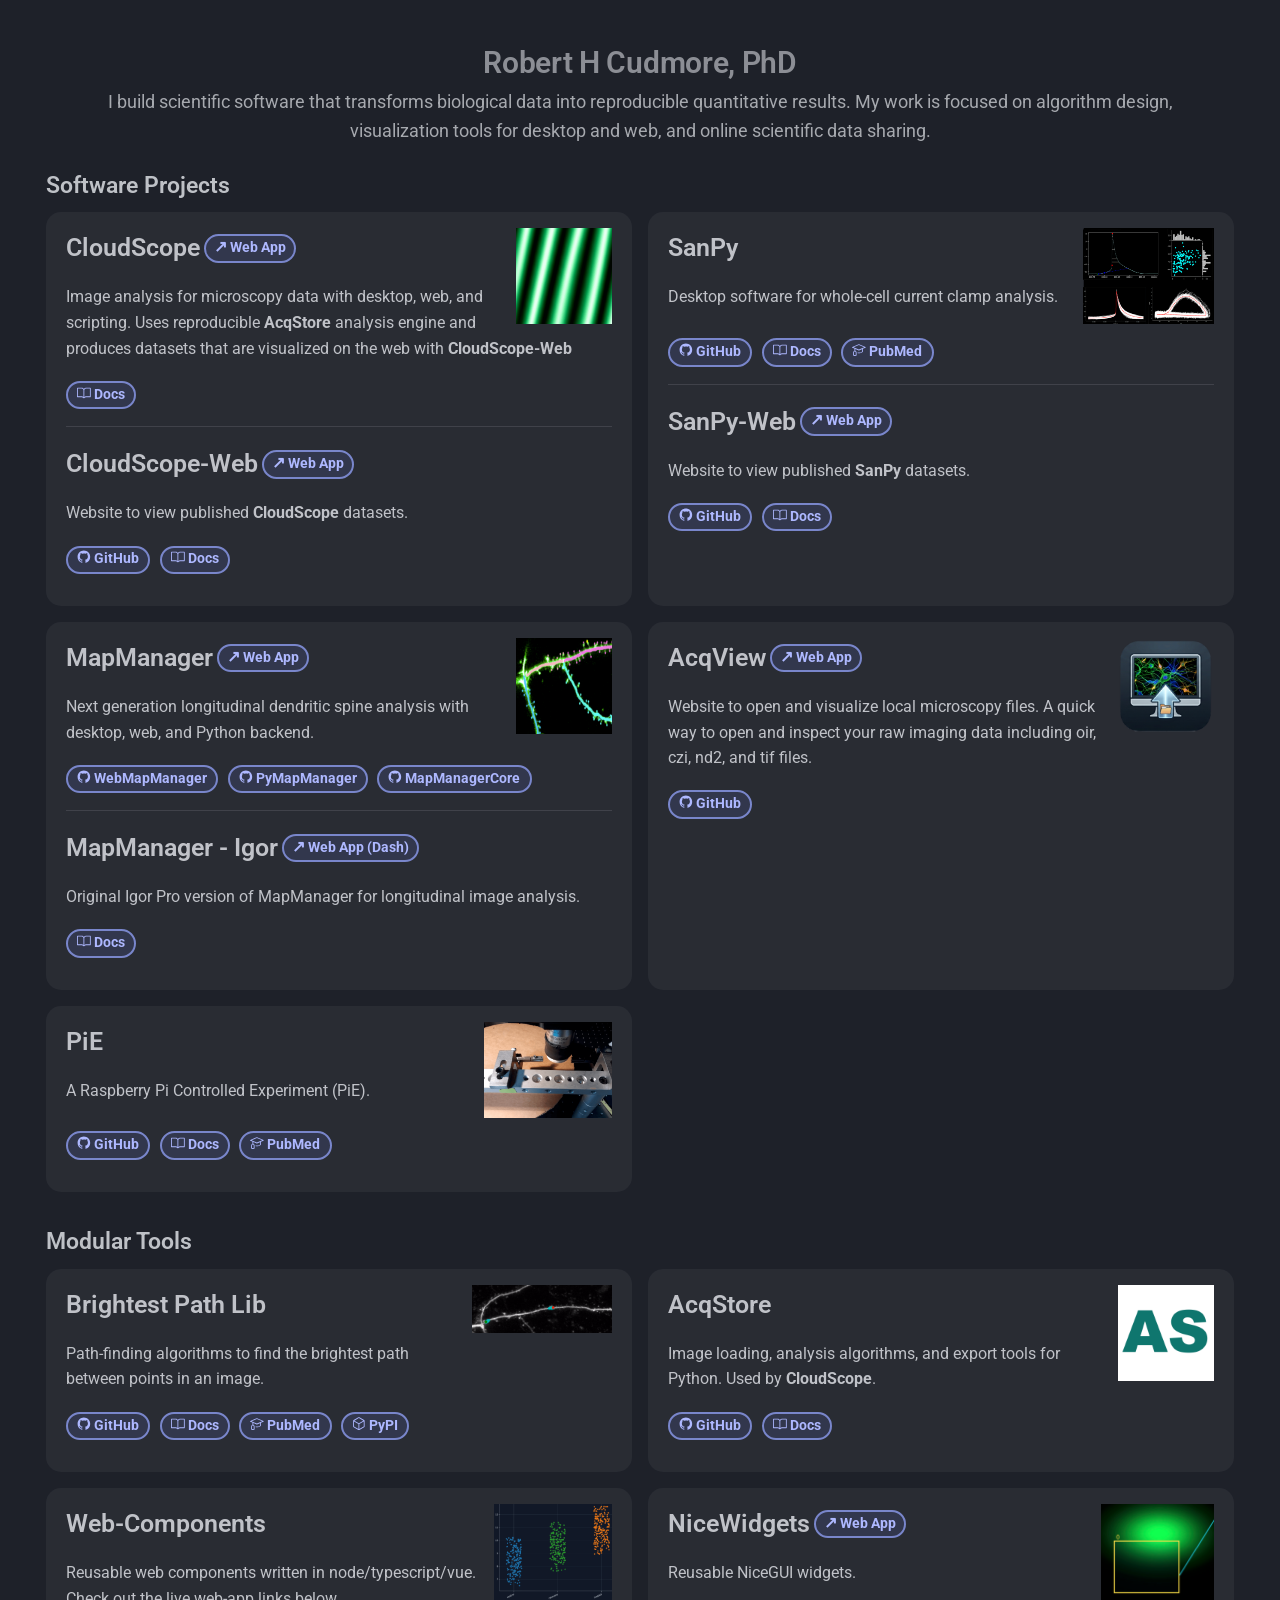
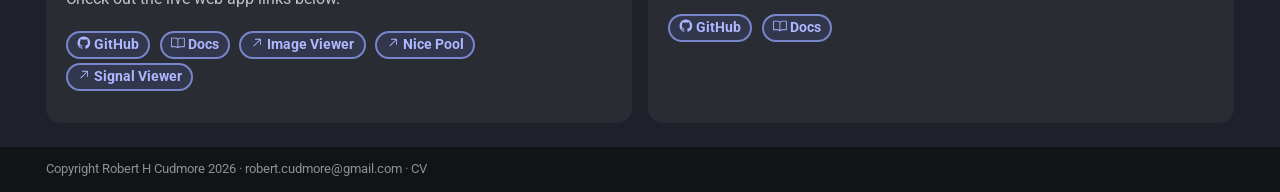
<file: index.html>
<!doctype html>
<html lang="en" class="no-js">
  <head>
    
      <meta charset="utf-8">
      <meta name="viewport" content="width=device-width,initial-scale=1">
      
        <meta name="description" content="Software projects by Robert H. Cudmore">
      
      
      
        <link rel="canonical" href="https://mapmanager.net/">
      
      
      
      
        
      
      
      <link rel="icon" href="assets/favicon.png">
      <meta name="generator" content="mkdocs-1.6.1, mkdocs-material-9.7.6">
    
    
      
        <title>MapManager</title>
      
    
    
      <link rel="stylesheet" href="assets/stylesheets/main.484c7ddc.min.css">
      
        
        <link rel="stylesheet" href="assets/stylesheets/palette.ab4e12ef.min.css">
      
      


    
    
      
    
    
      
        
        
        <link rel="preconnect" href="https://fonts.gstatic.com" crossorigin>
        <link rel="stylesheet" href="https://fonts.googleapis.com/css?family=Roboto:300,300i,400,400i,700,700i%7CRoboto+Mono:400,400i,700,700i&display=fallback">
        <style>:root{--md-text-font:"Roboto";--md-code-font:"Roboto Mono"}</style>
      
    
    
      <link rel="stylesheet" href="stylesheets/extra.css">
    
    <script>__md_scope=new URL(".",location),__md_hash=e=>[...e].reduce(((e,_)=>(e<<5)-e+_.charCodeAt(0)),0),__md_get=(e,_=localStorage,t=__md_scope)=>JSON.parse(_.getItem(t.pathname+"."+e)),__md_set=(e,_,t=localStorage,a=__md_scope)=>{try{t.setItem(a.pathname+"."+e,JSON.stringify(_))}catch(e){}}</script>
    
      

    
    
  </head>
  
  
    
    
    
    
    
    <body dir="ltr" data-md-color-scheme="slate" data-md-color-primary="indigo" data-md-color-accent="indigo">
  
    
    <input class="md-toggle" data-md-toggle="drawer" type="checkbox" id="__drawer" autocomplete="off">
    <input class="md-toggle" data-md-toggle="search" type="checkbox" id="__search" autocomplete="off">
    <label class="md-overlay" for="__drawer"></label>
    <div data-md-component="skip">
      
        
        <a href="#robert-h-cudmore-phd" class="md-skip">
          Skip to content
        </a>
      
    </div>
    <div data-md-component="announce">
      
    </div>
    
    
      

  

<header class="md-header md-header--shadow" data-md-component="header">
  <nav class="md-header__inner md-grid" aria-label="Header">
    <a href="." title="MapManager" class="md-header__button md-logo" aria-label="MapManager" data-md-component="logo">
      
  
  <svg xmlns="http://www.w3.org/2000/svg" viewBox="0 0 24 24"><path d="M12 8a3 3 0 0 0 3-3 3 3 0 0 0-3-3 3 3 0 0 0-3 3 3 3 0 0 0 3 3m0 3.54C9.64 9.35 6.5 8 3 8v11c3.5 0 6.64 1.35 9 3.54 2.36-2.19 5.5-3.54 9-3.54V8c-3.5 0-6.64 1.35-9 3.54"/></svg>

    </a>
    <label class="md-header__button md-icon" for="__drawer">
      
      <svg xmlns="http://www.w3.org/2000/svg" viewBox="0 0 24 24"><path d="M3 6h18v2H3zm0 5h18v2H3zm0 5h18v2H3z"/></svg>
    </label>
    <div class="md-header__title" data-md-component="header-title">
      <div class="md-header__ellipsis">
        <div class="md-header__topic">
          <span class="md-ellipsis">
            MapManager
          </span>
        </div>
        <div class="md-header__topic" data-md-component="header-topic">
          <span class="md-ellipsis">
            
              Home
            
          </span>
        </div>
      </div>
    </div>
    
      
    
    
    
    
      
      
        <label class="md-header__button md-icon" for="__search">
          
          <svg xmlns="http://www.w3.org/2000/svg" viewBox="0 0 24 24"><path d="M9.5 3A6.5 6.5 0 0 1 16 9.5c0 1.61-.59 3.09-1.56 4.23l.27.27h.79l5 5-1.5 1.5-5-5v-.79l-.27-.27A6.52 6.52 0 0 1 9.5 16 6.5 6.5 0 0 1 3 9.5 6.5 6.5 0 0 1 9.5 3m0 2C7 5 5 7 5 9.5S7 14 9.5 14 14 12 14 9.5 12 5 9.5 5"/></svg>
        </label>
        <div class="md-search" data-md-component="search" role="dialog">
  <label class="md-search__overlay" for="__search"></label>
  <div class="md-search__inner" role="search">
    <form class="md-search__form" name="search">
      <input type="text" class="md-search__input" name="query" aria-label="Search" placeholder="Search" autocapitalize="off" autocorrect="off" autocomplete="off" spellcheck="false" data-md-component="search-query" required>
      <label class="md-search__icon md-icon" for="__search">
        
        <svg xmlns="http://www.w3.org/2000/svg" viewBox="0 0 24 24"><path d="M9.5 3A6.5 6.5 0 0 1 16 9.5c0 1.61-.59 3.09-1.56 4.23l.27.27h.79l5 5-1.5 1.5-5-5v-.79l-.27-.27A6.52 6.52 0 0 1 9.5 16 6.5 6.5 0 0 1 3 9.5 6.5 6.5 0 0 1 9.5 3m0 2C7 5 5 7 5 9.5S7 14 9.5 14 14 12 14 9.5 12 5 9.5 5"/></svg>
        
        <svg xmlns="http://www.w3.org/2000/svg" viewBox="0 0 24 24"><path d="M20 11v2H8l5.5 5.5-1.42 1.42L4.16 12l7.92-7.92L13.5 5.5 8 11z"/></svg>
      </label>
      <nav class="md-search__options" aria-label="Search">
        
        <button type="reset" class="md-search__icon md-icon" title="Clear" aria-label="Clear" tabindex="-1">
          
          <svg xmlns="http://www.w3.org/2000/svg" viewBox="0 0 24 24"><path d="M19 6.41 17.59 5 12 10.59 6.41 5 5 6.41 10.59 12 5 17.59 6.41 19 12 13.41 17.59 19 19 17.59 13.41 12z"/></svg>
        </button>
      </nav>
      
    </form>
    <div class="md-search__output">
      <div class="md-search__scrollwrap" tabindex="0" data-md-scrollfix>
        <div class="md-search-result" data-md-component="search-result">
          <div class="md-search-result__meta">
            Initializing search
          </div>
          <ol class="md-search-result__list" role="presentation"></ol>
        </div>
      </div>
    </div>
  </div>
</div>
      
    
    
  </nav>
  
</header>
    
    <div class="md-container" data-md-component="container">
      
      
        
          
        
      
      <main class="md-main" data-md-component="main">
        <div class="md-main__inner md-grid">
          
            
              
                
              
              <div class="md-sidebar md-sidebar--primary" data-md-component="sidebar" data-md-type="navigation" hidden>
                <div class="md-sidebar__scrollwrap">
                  <div class="md-sidebar__inner">
                    



<nav class="md-nav md-nav--primary" aria-label="Navigation" data-md-level="0">
  <label class="md-nav__title" for="__drawer">
    <a href="." title="MapManager" class="md-nav__button md-logo" aria-label="MapManager" data-md-component="logo">
      
  
  <svg xmlns="http://www.w3.org/2000/svg" viewBox="0 0 24 24"><path d="M12 8a3 3 0 0 0 3-3 3 3 0 0 0-3-3 3 3 0 0 0-3 3 3 3 0 0 0 3 3m0 3.54C9.64 9.35 6.5 8 3 8v11c3.5 0 6.64 1.35 9 3.54 2.36-2.19 5.5-3.54 9-3.54V8c-3.5 0-6.64 1.35-9 3.54"/></svg>

    </a>
    MapManager
  </label>
  
  <ul class="md-nav__list" data-md-scrollfix>
    
      
      
  
  
    
  
  
  
    <li class="md-nav__item md-nav__item--active">
      
      <input class="md-nav__toggle md-toggle" type="checkbox" id="__toc">
      
      
        
      
      
        <label class="md-nav__link md-nav__link--active" for="__toc">
          
  
  
  <span class="md-ellipsis">
    
  
    Home
  

    
  </span>
  
  

          <span class="md-nav__icon md-icon"></span>
        </label>
      
      <a href="." class="md-nav__link md-nav__link--active">
        
  
  
  <span class="md-ellipsis">
    
  
    Home
  

    
  </span>
  
  

      </a>
      
        

<nav class="md-nav md-nav--secondary" aria-label="Table of contents">
  
  
  
    
  
  
    <label class="md-nav__title" for="__toc">
      <span class="md-nav__icon md-icon"></span>
      Table of contents
    </label>
    <ul class="md-nav__list" data-md-component="toc" data-md-scrollfix>
      
        <li class="md-nav__item">
  <a href="#software-projects" class="md-nav__link">
    <span class="md-ellipsis">
      
        Software Projects
      
    </span>
  </a>
  
</li>
      
        <li class="md-nav__item">
  <a href="#modular-tools" class="md-nav__link">
    <span class="md-ellipsis">
      
        Modular Tools
      
    </span>
  </a>
  
</li>
      
    </ul>
  
</nav>
      
    </li>
  

    
  </ul>
</nav>
                  </div>
                </div>
              </div>
            
            
              
                
              
              <div class="md-sidebar md-sidebar--secondary" data-md-component="sidebar" data-md-type="toc" hidden>
                <div class="md-sidebar__scrollwrap">
                  <div class="md-sidebar__inner">
                    

<nav class="md-nav md-nav--secondary" aria-label="Table of contents">
  
  
  
    
  
  
    <label class="md-nav__title" for="__toc">
      <span class="md-nav__icon md-icon"></span>
      Table of contents
    </label>
    <ul class="md-nav__list" data-md-component="toc" data-md-scrollfix>
      
        <li class="md-nav__item">
  <a href="#software-projects" class="md-nav__link">
    <span class="md-ellipsis">
      
        Software Projects
      
    </span>
  </a>
  
</li>
      
        <li class="md-nav__item">
  <a href="#modular-tools" class="md-nav__link">
    <span class="md-ellipsis">
      
        Modular Tools
      
    </span>
  </a>
  
</li>
      
    </ul>
  
</nav>
                  </div>
                </div>
              </div>
            
          
          
            <div class="md-content" data-md-component="content">
              
              <article class="md-content__inner md-typeset">
                
                  
  




<div class="hero">
<h1 class="hero-title" id="robert-h-cudmore-phd">Robert H Cudmore, PhD</h1>
<p>I build scientific software that transforms biological data into reproducible quantitative results. My work is focused on algorithm design, visualization tools for desktop and web, and online scientific data sharing. </p>
</div>
<div class="project-section">
<h2 class="project-section-title" id="software-projects">Software Projects</h2>
<div class="project-grid">
<div class="project-card">
<div class="card-section">
<div class="card-icon-wrap">
<img src="assets/cloudscope-icon.png" class="card-icon" alt="CloudScope">
</div>
<div class="card-top">
<div class="card-top-left">
<div class="card-title"><strong>CloudScope</strong></div>
<div class="card-demo"><a href="https://cloudscope.mapmanager.net/" class="md-button card-web-demo" target="_blank" rel="noopener"><span class="card-live-icon" aria-hidden="true">↗</span> Web App</a></div>
</div>
</div>
<p>Image analysis for microscopy data with desktop, web, and scripting. Uses reproducible <strong>AcqStore</strong> analysis engine and produces datasets that are visualized on the web with <strong>CloudScope-Web</strong></p>
<div class="card-links">
<p><a class="md-button" href="https://mapmanager.github.io/cloudscope-app/"><span class="twemoji"><svg xmlns="http://www.w3.org/2000/svg" viewBox="0 0 24 24"><path d="M0 3.75A.75.75 0 0 1 .75 3h7.497c1.566 0 2.945.8 3.751 2.014A4.5 4.5 0 0 1 15.75 3h7.5a.75.75 0 0 1 .75.75v15.063a.75.75 0 0 1-.755.75l-7.682-.052a3 3 0 0 0-2.142.878l-.89.891a.75.75 0 0 1-1.061 0l-.902-.901a3 3 0 0 0-2.121-.879H.75a.75.75 0 0 1-.75-.75Zm12.75 15.232a4.5 4.5 0 0 1 2.823-.971l6.927.047V4.5h-6.75a3 3 0 0 0-3 3ZM11.247 7.497a3 3 0 0 0-3-2.997H1.5V18h6.947c1.018 0 2.006.346 2.803.98Z"/></svg></span> Docs</a></p>
</div>
</div>
<div class="card-section">
<div class="card-top">
<div class="card-top-left">
<div class="card-title"><strong>CloudScope-Web</strong></div>
<div class="card-demo"><a href="https://mapmanager.github.io/cloudscope-web" class="md-button card-web-demo" target="_blank" rel="noopener"><span class="card-live-icon" aria-hidden="true">↗</span> Web App</a></div>
</div>
</div>
<p>Website to view published <strong>CloudScope</strong> datasets.</p>
<div class="card-links">
<p><a class="md-button" href="https://github.com/mapmanager/cloudscope-web"><span class="twemoji"><svg xmlns="http://www.w3.org/2000/svg" viewBox="0 0 24 24"><path d="M12 1C5.923 1 1 5.923 1 12c0 4.867 3.149 8.979 7.521 10.436.55.096.756-.233.756-.522 0-.262-.013-1.128-.013-2.049-2.764.509-3.479-.674-3.699-1.292-.124-.317-.66-1.293-1.127-1.554-.385-.207-.936-.715-.014-.729.866-.014 1.485.797 1.691 1.128.99 1.663 2.571 1.196 3.204.907.096-.715.385-1.196.701-1.471-2.448-.275-5.005-1.224-5.005-5.432 0-1.196.426-2.186 1.128-2.956-.111-.275-.496-1.402.11-2.915 0 0 .921-.288 3.024 1.128a10.2 10.2 0 0 1 2.75-.371c.936 0 1.871.123 2.75.371 2.104-1.43 3.025-1.128 3.025-1.128.605 1.513.221 2.64.111 2.915.701.77 1.127 1.747 1.127 2.956 0 4.222-2.571 5.157-5.019 5.432.399.344.743 1.004.743 2.035 0 1.471-.014 2.654-.014 3.025 0 .289.206.632.756.522C19.851 20.979 23 16.854 23 12c0-6.077-4.922-11-11-11"/></svg></span> GitHub</a>
<a class="md-button" href="https://mapmanager.github.io/cloudscope-web/docs/"><span class="twemoji"><svg xmlns="http://www.w3.org/2000/svg" viewBox="0 0 24 24"><path d="M0 3.75A.75.75 0 0 1 .75 3h7.497c1.566 0 2.945.8 3.751 2.014A4.5 4.5 0 0 1 15.75 3h7.5a.75.75 0 0 1 .75.75v15.063a.75.75 0 0 1-.755.75l-7.682-.052a3 3 0 0 0-2.142.878l-.89.891a.75.75 0 0 1-1.061 0l-.902-.901a3 3 0 0 0-2.121-.879H.75a.75.75 0 0 1-.75-.75Zm12.75 15.232a4.5 4.5 0 0 1 2.823-.971l6.927.047V4.5h-6.75a3 3 0 0 0-3 3ZM11.247 7.497a3 3 0 0 0-3-2.997H1.5V18h6.947c1.018 0 2.006.346 2.803.98Z"/></svg></span> Docs</a></p>
</div>
</div>
</div>
<div class="project-card">
<div class="card-section">
<div class="card-icon-wrap">
<img src="assets/sanpy-icon-v2.png" class="card-icon" alt="SanPy">
</div>
<div class="card-top">
<div class="card-top-left">
<div class="card-title"><strong>SanPy</strong></div>
</div>
</div>
<p>Desktop software for whole-cell current clamp analysis.</p>
<div class="card-links">
<p><a class="md-button" href="https://github.com/cudmore/SanPy"><span class="twemoji"><svg xmlns="http://www.w3.org/2000/svg" viewBox="0 0 24 24"><path d="M12 1C5.923 1 1 5.923 1 12c0 4.867 3.149 8.979 7.521 10.436.55.096.756-.233.756-.522 0-.262-.013-1.128-.013-2.049-2.764.509-3.479-.674-3.699-1.292-.124-.317-.66-1.293-1.127-1.554-.385-.207-.936-.715-.014-.729.866-.014 1.485.797 1.691 1.128.99 1.663 2.571 1.196 3.204.907.096-.715.385-1.196.701-1.471-2.448-.275-5.005-1.224-5.005-5.432 0-1.196.426-2.186 1.128-2.956-.111-.275-.496-1.402.11-2.915 0 0 .921-.288 3.024 1.128a10.2 10.2 0 0 1 2.75-.371c.936 0 1.871.123 2.75.371 2.104-1.43 3.025-1.128 3.025-1.128.605 1.513.221 2.64.111 2.915.701.77 1.127 1.747 1.127 2.956 0 4.222-2.571 5.157-5.019 5.432.399.344.743 1.004.743 2.035 0 1.471-.014 2.654-.014 3.025 0 .289.206.632.756.522C19.851 20.979 23 16.854 23 12c0-6.077-4.922-11-11-11"/></svg></span> GitHub</a>
<a class="md-button" href="https://cudmore.github.io/SanPy/"><span class="twemoji"><svg xmlns="http://www.w3.org/2000/svg" viewBox="0 0 24 24"><path d="M0 3.75A.75.75 0 0 1 .75 3h7.497c1.566 0 2.945.8 3.751 2.014A4.5 4.5 0 0 1 15.75 3h7.5a.75.75 0 0 1 .75.75v15.063a.75.75 0 0 1-.755.75l-7.682-.052a3 3 0 0 0-2.142.878l-.89.891a.75.75 0 0 1-1.061 0l-.902-.901a3 3 0 0 0-2.121-.879H.75a.75.75 0 0 1-.75-.75Zm12.75 15.232a4.5 4.5 0 0 1 2.823-.971l6.927.047V4.5h-6.75a3 3 0 0 0-3 3ZM11.247 7.497a3 3 0 0 0-3-2.997H1.5V18h6.947c1.018 0 2.006.346 2.803.98Z"/></svg></span> Docs</a>
<a class="md-button" href="https://pubmed.ncbi.nlm.nih.gov/38419330/"><span class="twemoji"><svg xmlns="http://www.w3.org/2000/svg" viewBox="0 0 24 24"><path d="M12.292 2.06zl11.25 4.75a.749.749 0 0 1 0 1.382L19 10.108V15a.75.75 0 0 1-.11.391h-.001a3 3 0 0 1-.392.482c-.249.256-.625.58-1.163.896-1.08.638-2.776 1.23-5.334 1.23-.673 0-1.286-.041-1.846-.113a.75.75 0 0 1 .192-1.487c.492.063 1.042.1 1.654.1 2.317 0 3.746-.533 4.572-1.021.31-.178.596-.397.849-.65l.079-.085V10.74l-5.208 2.2a.75.75 0 0 1-.584 0L5.75 10.424v3.17c.502.129.96.391 1.327.758.579.578.923 1.41.923 2.428v4.5a.76.76 0 0 1-.345.634 2 2 0 0 1-.21.117 4 4 0 0 1-.52.213A6.1 6.1 0 0 1 5 22.532a6.1 6.1 0 0 1-1.925-.288 4 4 0 0 1-.52-.213 2 2 0 0 1-.22-.124.76.76 0 0 1-.335-.624v-4.5c0-1.02.344-1.85.923-2.43a2.9 2.9 0 0 1 1.327-.757V9.793L.458 8.19a.75.75 0 0 1 0-1.38l11.25-4.75a.75.75 0 0 1 .584 0M12 11.436 21.322 7.5 12 3.564 2.678 7.5ZM5 15c-.377 0-.745.141-1.017.413-.265.265-.483.7-.483 1.368v4.022c.299.105.797.228 1.5.228s1.201-.123 1.5-.228V16.78c0-.669-.218-1.103-.483-1.368A1.43 1.43 0 0 0 5 15"/></svg></span> PubMed</a></p>
</div>
</div>
<div class="card-section">
<div class="card-top">
<div class="card-top-left">
<div class="card-title"><strong>SanPy-Web</strong></div>
<div class="card-demo"><a href="https://mapmanager.github.io/sanpy-web" class="md-button card-web-demo" target="_blank" rel="noopener"><span class="card-live-icon" aria-hidden="true">↗</span> Web App</a></div>
</div>
</div>
<p>Website to view published <strong>SanPy</strong> datasets.</p>
<div class="card-links">
<p><a class="md-button" href="https://github.com/mapmanager/sanpy-web"><span class="twemoji"><svg xmlns="http://www.w3.org/2000/svg" viewBox="0 0 24 24"><path d="M12 1C5.923 1 1 5.923 1 12c0 4.867 3.149 8.979 7.521 10.436.55.096.756-.233.756-.522 0-.262-.013-1.128-.013-2.049-2.764.509-3.479-.674-3.699-1.292-.124-.317-.66-1.293-1.127-1.554-.385-.207-.936-.715-.014-.729.866-.014 1.485.797 1.691 1.128.99 1.663 2.571 1.196 3.204.907.096-.715.385-1.196.701-1.471-2.448-.275-5.005-1.224-5.005-5.432 0-1.196.426-2.186 1.128-2.956-.111-.275-.496-1.402.11-2.915 0 0 .921-.288 3.024 1.128a10.2 10.2 0 0 1 2.75-.371c.936 0 1.871.123 2.75.371 2.104-1.43 3.025-1.128 3.025-1.128.605 1.513.221 2.64.111 2.915.701.77 1.127 1.747 1.127 2.956 0 4.222-2.571 5.157-5.019 5.432.399.344.743 1.004.743 2.035 0 1.471-.014 2.654-.014 3.025 0 .289.206.632.756.522C19.851 20.979 23 16.854 23 12c0-6.077-4.922-11-11-11"/></svg></span> GitHub</a>
<a class="md-button" href="https://mapmanager.github.io/sanpy-web/docs/"><span class="twemoji"><svg xmlns="http://www.w3.org/2000/svg" viewBox="0 0 24 24"><path d="M0 3.75A.75.75 0 0 1 .75 3h7.497c1.566 0 2.945.8 3.751 2.014A4.5 4.5 0 0 1 15.75 3h7.5a.75.75 0 0 1 .75.75v15.063a.75.75 0 0 1-.755.75l-7.682-.052a3 3 0 0 0-2.142.878l-.89.891a.75.75 0 0 1-1.061 0l-.902-.901a3 3 0 0 0-2.121-.879H.75a.75.75 0 0 1-.75-.75Zm12.75 15.232a4.5 4.5 0 0 1 2.823-.971l6.927.047V4.5h-6.75a3 3 0 0 0-3 3ZM11.247 7.497a3 3 0 0 0-3-2.997H1.5V18h6.947c1.018 0 2.006.346 2.803.98Z"/></svg></span> Docs</a></p>
</div>
</div>
</div>
<div class="project-card">
<div class="card-section">
<div class="card-icon-wrap">
<img src="assets/mapmanager-icon.png" class="card-icon" alt="MapManager">
</div>
<div class="card-top">
<div class="card-top-left">
<div class="card-title"><strong>MapManager</strong></div>
<div class="card-demo"><a href="https://mapmanager.github.io/WebMapManager/" class="md-button card-web-demo" target="_blank" rel="noopener"><span class="card-live-icon" aria-hidden="true">↗</span> Web App</a></div>
</div>
</div>
<p>Next generation longitudinal dendritic spine analysis with desktop, web, and Python backend.</p>
<div class="card-links">
<p><a class="md-button" href="https://github.com/mapmanager/WebMapManager"><span class="twemoji"><svg xmlns="http://www.w3.org/2000/svg" viewBox="0 0 24 24"><path d="M12 1C5.923 1 1 5.923 1 12c0 4.867 3.149 8.979 7.521 10.436.55.096.756-.233.756-.522 0-.262-.013-1.128-.013-2.049-2.764.509-3.479-.674-3.699-1.292-.124-.317-.66-1.293-1.127-1.554-.385-.207-.936-.715-.014-.729.866-.014 1.485.797 1.691 1.128.99 1.663 2.571 1.196 3.204.907.096-.715.385-1.196.701-1.471-2.448-.275-5.005-1.224-5.005-5.432 0-1.196.426-2.186 1.128-2.956-.111-.275-.496-1.402.11-2.915 0 0 .921-.288 3.024 1.128a10.2 10.2 0 0 1 2.75-.371c.936 0 1.871.123 2.75.371 2.104-1.43 3.025-1.128 3.025-1.128.605 1.513.221 2.64.111 2.915.701.77 1.127 1.747 1.127 2.956 0 4.222-2.571 5.157-5.019 5.432.399.344.743 1.004.743 2.035 0 1.471-.014 2.654-.014 3.025 0 .289.206.632.756.522C19.851 20.979 23 16.854 23 12c0-6.077-4.922-11-11-11"/></svg></span> WebMapManager</a>
<a class="md-button" href="https://github.com/mapmanager/PyMapManager"><span class="twemoji"><svg xmlns="http://www.w3.org/2000/svg" viewBox="0 0 24 24"><path d="M12 1C5.923 1 1 5.923 1 12c0 4.867 3.149 8.979 7.521 10.436.55.096.756-.233.756-.522 0-.262-.013-1.128-.013-2.049-2.764.509-3.479-.674-3.699-1.292-.124-.317-.66-1.293-1.127-1.554-.385-.207-.936-.715-.014-.729.866-.014 1.485.797 1.691 1.128.99 1.663 2.571 1.196 3.204.907.096-.715.385-1.196.701-1.471-2.448-.275-5.005-1.224-5.005-5.432 0-1.196.426-2.186 1.128-2.956-.111-.275-.496-1.402.11-2.915 0 0 .921-.288 3.024 1.128a10.2 10.2 0 0 1 2.75-.371c.936 0 1.871.123 2.75.371 2.104-1.43 3.025-1.128 3.025-1.128.605 1.513.221 2.64.111 2.915.701.77 1.127 1.747 1.127 2.956 0 4.222-2.571 5.157-5.019 5.432.399.344.743 1.004.743 2.035 0 1.471-.014 2.654-.014 3.025 0 .289.206.632.756.522C19.851 20.979 23 16.854 23 12c0-6.077-4.922-11-11-11"/></svg></span> PyMapManager</a>
<a class="md-button" href="https://github.com/mapmanager/MapManagerCore"><span class="twemoji"><svg xmlns="http://www.w3.org/2000/svg" viewBox="0 0 24 24"><path d="M12 1C5.923 1 1 5.923 1 12c0 4.867 3.149 8.979 7.521 10.436.55.096.756-.233.756-.522 0-.262-.013-1.128-.013-2.049-2.764.509-3.479-.674-3.699-1.292-.124-.317-.66-1.293-1.127-1.554-.385-.207-.936-.715-.014-.729.866-.014 1.485.797 1.691 1.128.99 1.663 2.571 1.196 3.204.907.096-.715.385-1.196.701-1.471-2.448-.275-5.005-1.224-5.005-5.432 0-1.196.426-2.186 1.128-2.956-.111-.275-.496-1.402.11-2.915 0 0 .921-.288 3.024 1.128a10.2 10.2 0 0 1 2.75-.371c.936 0 1.871.123 2.75.371 2.104-1.43 3.025-1.128 3.025-1.128.605 1.513.221 2.64.111 2.915.701.77 1.127 1.747 1.127 2.956 0 4.222-2.571 5.157-5.019 5.432.399.344.743 1.004.743 2.035 0 1.471-.014 2.654-.014 3.025 0 .289.206.632.756.522C19.851 20.979 23 16.854 23 12c0-6.077-4.922-11-11-11"/></svg></span> MapManagerCore</a></p>
</div>
</div>
<div class="card-section">
<div class="card-top">
<div class="card-top-left">
<div class="card-title"><strong>MapManager - Igor</strong></div>
<div class="card-demo"><a href="https://dash.mapmanager.net/" class="md-button card-web-demo" target="_blank" rel="noopener"><span class="card-live-icon" aria-hidden="true">↗</span> Web App (Dash)</a></div>
</div>
</div>
<p>Original Igor Pro version of MapManager for longitudinal image analysis.</p>
<div class="card-links">
<p><a class="md-button" href="https://mapmanager.github.io/"><span class="twemoji"><svg xmlns="http://www.w3.org/2000/svg" viewBox="0 0 24 24"><path d="M0 3.75A.75.75 0 0 1 .75 3h7.497c1.566 0 2.945.8 3.751 2.014A4.5 4.5 0 0 1 15.75 3h7.5a.75.75 0 0 1 .75.75v15.063a.75.75 0 0 1-.755.75l-7.682-.052a3 3 0 0 0-2.142.878l-.89.891a.75.75 0 0 1-1.061 0l-.902-.901a3 3 0 0 0-2.121-.879H.75a.75.75 0 0 1-.75-.75Zm12.75 15.232a4.5 4.5 0 0 1 2.823-.971l6.927.047V4.5h-6.75a3 3 0 0 0-3 3ZM11.247 7.497a3 3 0 0 0-3-2.997H1.5V18h6.947c1.018 0 2.006.346 2.803.98Z"/></svg></span> Docs</a></p>
</div>
</div>
</div>
<div class="project-card">
<div class="card-section">
<div class="card-icon-wrap">
<img src="assets/acqview-ai-v2.png" class="card-icon" alt="AcqView">
</div>
<div class="card-top">
<div class="card-top-left">
<div class="card-title"><strong>AcqView</strong></div>
<div class="card-demo"><a href="https://mapmanager.github.io/acqview/" class="md-button card-web-demo" target="_blank" rel="noopener"><span class="card-live-icon" aria-hidden="true">↗</span> Web App</a></div>
</div>
</div>
<p>Website to open and visualize local microscopy files. A quick way to open and inspect your raw imaging data including oir, czi, nd2, and tif files.</p>
<div class="card-links">
<p><a class="md-button" href="https://github.com/mapmanager/acqview"><span class="twemoji"><svg xmlns="http://www.w3.org/2000/svg" viewBox="0 0 24 24"><path d="M12 1C5.923 1 1 5.923 1 12c0 4.867 3.149 8.979 7.521 10.436.55.096.756-.233.756-.522 0-.262-.013-1.128-.013-2.049-2.764.509-3.479-.674-3.699-1.292-.124-.317-.66-1.293-1.127-1.554-.385-.207-.936-.715-.014-.729.866-.014 1.485.797 1.691 1.128.99 1.663 2.571 1.196 3.204.907.096-.715.385-1.196.701-1.471-2.448-.275-5.005-1.224-5.005-5.432 0-1.196.426-2.186 1.128-2.956-.111-.275-.496-1.402.11-2.915 0 0 .921-.288 3.024 1.128a10.2 10.2 0 0 1 2.75-.371c.936 0 1.871.123 2.75.371 2.104-1.43 3.025-1.128 3.025-1.128.605 1.513.221 2.64.111 2.915.701.77 1.127 1.747 1.127 2.956 0 4.222-2.571 5.157-5.019 5.432.399.344.743 1.004.743 2.035 0 1.471-.014 2.654-.014 3.025 0 .289.206.632.756.522C19.851 20.979 23 16.854 23 12c0-6.077-4.922-11-11-11"/></svg></span> GitHub</a></p>
</div>
</div>
</div>
<div class="project-card">
<div class="card-section">
<div class="card-icon-wrap">
<img src="assets/pie-icon.png" class="card-icon" alt="PiE">
</div>
<div class="card-top">
<div class="card-top-left">
<div class="card-title"><strong>PiE</strong></div>
</div>
</div>
<p>A Raspberry Pi Controlled Experiment (PiE).</p>
<div class="card-links">
<p><a class="md-button" href="https://github.com/cudmore/pie"><span class="twemoji"><svg xmlns="http://www.w3.org/2000/svg" viewBox="0 0 24 24"><path d="M12 1C5.923 1 1 5.923 1 12c0 4.867 3.149 8.979 7.521 10.436.55.096.756-.233.756-.522 0-.262-.013-1.128-.013-2.049-2.764.509-3.479-.674-3.699-1.292-.124-.317-.66-1.293-1.127-1.554-.385-.207-.936-.715-.014-.729.866-.014 1.485.797 1.691 1.128.99 1.663 2.571 1.196 3.204.907.096-.715.385-1.196.701-1.471-2.448-.275-5.005-1.224-5.005-5.432 0-1.196.426-2.186 1.128-2.956-.111-.275-.496-1.402.11-2.915 0 0 .921-.288 3.024 1.128a10.2 10.2 0 0 1 2.75-.371c.936 0 1.871.123 2.75.371 2.104-1.43 3.025-1.128 3.025-1.128.605 1.513.221 2.64.111 2.915.701.77 1.127 1.747 1.127 2.956 0 4.222-2.571 5.157-5.019 5.432.399.344.743 1.004.743 2.035 0 1.471-.014 2.654-.014 3.025 0 .289.206.632.756.522C19.851 20.979 23 16.854 23 12c0-6.077-4.922-11-11-11"/></svg></span> GitHub</a>
<a class="md-button" href="https://cudmore.github.io/pie-doc/"><span class="twemoji"><svg xmlns="http://www.w3.org/2000/svg" viewBox="0 0 24 24"><path d="M0 3.75A.75.75 0 0 1 .75 3h7.497c1.566 0 2.945.8 3.751 2.014A4.5 4.5 0 0 1 15.75 3h7.5a.75.75 0 0 1 .75.75v15.063a.75.75 0 0 1-.755.75l-7.682-.052a3 3 0 0 0-2.142.878l-.89.891a.75.75 0 0 1-1.061 0l-.902-.901a3 3 0 0 0-2.121-.879H.75a.75.75 0 0 1-.75-.75Zm12.75 15.232a4.5 4.5 0 0 1 2.823-.971l6.927.047V4.5h-6.75a3 3 0 0 0-3 3ZM11.247 7.497a3 3 0 0 0-3-2.997H1.5V18h6.947c1.018 0 2.006.346 2.803.98Z"/></svg></span> Docs</a>
<a class="md-button" href="https://pubmed.ncbi.nlm.nih.gov/37583418/"><span class="twemoji"><svg xmlns="http://www.w3.org/2000/svg" viewBox="0 0 24 24"><path d="M12.292 2.06zl11.25 4.75a.749.749 0 0 1 0 1.382L19 10.108V15a.75.75 0 0 1-.11.391h-.001a3 3 0 0 1-.392.482c-.249.256-.625.58-1.163.896-1.08.638-2.776 1.23-5.334 1.23-.673 0-1.286-.041-1.846-.113a.75.75 0 0 1 .192-1.487c.492.063 1.042.1 1.654.1 2.317 0 3.746-.533 4.572-1.021.31-.178.596-.397.849-.65l.079-.085V10.74l-5.208 2.2a.75.75 0 0 1-.584 0L5.75 10.424v3.17c.502.129.96.391 1.327.758.579.578.923 1.41.923 2.428v4.5a.76.76 0 0 1-.345.634 2 2 0 0 1-.21.117 4 4 0 0 1-.52.213A6.1 6.1 0 0 1 5 22.532a6.1 6.1 0 0 1-1.925-.288 4 4 0 0 1-.52-.213 2 2 0 0 1-.22-.124.76.76 0 0 1-.335-.624v-4.5c0-1.02.344-1.85.923-2.43a2.9 2.9 0 0 1 1.327-.757V9.793L.458 8.19a.75.75 0 0 1 0-1.38l11.25-4.75a.75.75 0 0 1 .584 0M12 11.436 21.322 7.5 12 3.564 2.678 7.5ZM5 15c-.377 0-.745.141-1.017.413-.265.265-.483.7-.483 1.368v4.022c.299.105.797.228 1.5.228s1.201-.123 1.5-.228V16.78c0-.669-.218-1.103-.483-1.368A1.43 1.43 0 0 0 5 15"/></svg></span> PubMed</a></p>
</div>
</div>
</div>
</div>
</div>
<div class="project-section">
<h2 class="project-section-title" id="modular-tools">Modular Tools</h2>
<div class="project-grid">
<div class="project-card">
<div class="card-section">
<div class="card-icon-wrap">
<img src="assets/brightest-path-lib-icon.gif" class="card-icon" alt="Brightest Path Lib">
</div>
<div class="card-top">
<div class="card-top-left">
<div class="card-title"><strong>Brightest Path Lib</strong></div>
</div>
</div>
<p>Path-finding algorithms to find the brightest path between points in an image.</p>
<div class="card-links">
<p><a class="md-button" href="https://github.com/mapmanager/brightest-path-lib"><span class="twemoji"><svg xmlns="http://www.w3.org/2000/svg" viewBox="0 0 24 24"><path d="M12 1C5.923 1 1 5.923 1 12c0 4.867 3.149 8.979 7.521 10.436.55.096.756-.233.756-.522 0-.262-.013-1.128-.013-2.049-2.764.509-3.479-.674-3.699-1.292-.124-.317-.66-1.293-1.127-1.554-.385-.207-.936-.715-.014-.729.866-.014 1.485.797 1.691 1.128.99 1.663 2.571 1.196 3.204.907.096-.715.385-1.196.701-1.471-2.448-.275-5.005-1.224-5.005-5.432 0-1.196.426-2.186 1.128-2.956-.111-.275-.496-1.402.11-2.915 0 0 .921-.288 3.024 1.128a10.2 10.2 0 0 1 2.75-.371c.936 0 1.871.123 2.75.371 2.104-1.43 3.025-1.128 3.025-1.128.605 1.513.221 2.64.111 2.915.701.77 1.127 1.747 1.127 2.956 0 4.222-2.571 5.157-5.019 5.432.399.344.743 1.004.743 2.035 0 1.471-.014 2.654-.014 3.025 0 .289.206.632.756.522C19.851 20.979 23 16.854 23 12c0-6.077-4.922-11-11-11"/></svg></span> GitHub</a>
<a class="md-button" href="https://mapmanager.github.io/brightest-path-lib/"><span class="twemoji"><svg xmlns="http://www.w3.org/2000/svg" viewBox="0 0 24 24"><path d="M0 3.75A.75.75 0 0 1 .75 3h7.497c1.566 0 2.945.8 3.751 2.014A4.5 4.5 0 0 1 15.75 3h7.5a.75.75 0 0 1 .75.75v15.063a.75.75 0 0 1-.755.75l-7.682-.052a3 3 0 0 0-2.142.878l-.89.891a.75.75 0 0 1-1.061 0l-.902-.901a3 3 0 0 0-2.121-.879H.75a.75.75 0 0 1-.75-.75Zm12.75 15.232a4.5 4.5 0 0 1 2.823-.971l6.927.047V4.5h-6.75a3 3 0 0 0-3 3ZM11.247 7.497a3 3 0 0 0-3-2.997H1.5V18h6.947c1.018 0 2.006.346 2.803.98Z"/></svg></span> Docs</a>
<a class="md-button" href="https://pubmed.ncbi.nlm.nih.gov/37503184/"><span class="twemoji"><svg xmlns="http://www.w3.org/2000/svg" viewBox="0 0 24 24"><path d="M12.292 2.06zl11.25 4.75a.749.749 0 0 1 0 1.382L19 10.108V15a.75.75 0 0 1-.11.391h-.001a3 3 0 0 1-.392.482c-.249.256-.625.58-1.163.896-1.08.638-2.776 1.23-5.334 1.23-.673 0-1.286-.041-1.846-.113a.75.75 0 0 1 .192-1.487c.492.063 1.042.1 1.654.1 2.317 0 3.746-.533 4.572-1.021.31-.178.596-.397.849-.65l.079-.085V10.74l-5.208 2.2a.75.75 0 0 1-.584 0L5.75 10.424v3.17c.502.129.96.391 1.327.758.579.578.923 1.41.923 2.428v4.5a.76.76 0 0 1-.345.634 2 2 0 0 1-.21.117 4 4 0 0 1-.52.213A6.1 6.1 0 0 1 5 22.532a6.1 6.1 0 0 1-1.925-.288 4 4 0 0 1-.52-.213 2 2 0 0 1-.22-.124.76.76 0 0 1-.335-.624v-4.5c0-1.02.344-1.85.923-2.43a2.9 2.9 0 0 1 1.327-.757V9.793L.458 8.19a.75.75 0 0 1 0-1.38l11.25-4.75a.75.75 0 0 1 .584 0M12 11.436 21.322 7.5 12 3.564 2.678 7.5ZM5 15c-.377 0-.745.141-1.017.413-.265.265-.483.7-.483 1.368v4.022c.299.105.797.228 1.5.228s1.201-.123 1.5-.228V16.78c0-.669-.218-1.103-.483-1.368A1.43 1.43 0 0 0 5 15"/></svg></span> PubMed</a>
<a class="md-button" href="https://pypi.org/project/brightest-path-lib/"><span class="twemoji"><svg xmlns="http://www.w3.org/2000/svg" viewBox="0 0 24 24"><path d="M12.876.64V.639l8.25 4.763c.541.313.875.89.875 1.515v9.525a1.75 1.75 0 0 1-.875 1.516l-8.25 4.762a1.75 1.75 0 0 1-1.75 0l-8.25-4.763a1.75 1.75 0 0 1-.875-1.515V6.917c0-.625.334-1.202.875-1.515L11.126.64a1.75 1.75 0 0 1 1.75 0m-1 1.298L4.251 6.34l7.75 4.474 7.75-4.474-7.625-4.402a.25.25 0 0 0-.25 0m.875 19.123 7.625-4.402a.25.25 0 0 0 .125-.216V7.639l-7.75 4.474ZM3.501 7.64v8.803c0 .09.048.172.125.216l7.625 4.402v-8.947Z"/></svg></span> PyPI</a></p>
</div>
</div>
</div>
<div class="project-card">
<div class="card-section">
<div class="card-icon-wrap">
<img src="assets/acqstore-server-icon.png" class="card-icon" alt="AcqStore">
</div>
<div class="card-top">
<div class="card-top-left">
<div class="card-title"><strong>AcqStore</strong></div>
</div>
</div>
<p>Image loading, analysis algorithms, and export tools for Python. Used by <strong>CloudScope</strong>.</p>
<div class="card-links">
<p><a class="md-button" href="https://github.com/mapmanager/acqstore"><span class="twemoji"><svg xmlns="http://www.w3.org/2000/svg" viewBox="0 0 24 24"><path d="M12 1C5.923 1 1 5.923 1 12c0 4.867 3.149 8.979 7.521 10.436.55.096.756-.233.756-.522 0-.262-.013-1.128-.013-2.049-2.764.509-3.479-.674-3.699-1.292-.124-.317-.66-1.293-1.127-1.554-.385-.207-.936-.715-.014-.729.866-.014 1.485.797 1.691 1.128.99 1.663 2.571 1.196 3.204.907.096-.715.385-1.196.701-1.471-2.448-.275-5.005-1.224-5.005-5.432 0-1.196.426-2.186 1.128-2.956-.111-.275-.496-1.402.11-2.915 0 0 .921-.288 3.024 1.128a10.2 10.2 0 0 1 2.75-.371c.936 0 1.871.123 2.75.371 2.104-1.43 3.025-1.128 3.025-1.128.605 1.513.221 2.64.111 2.915.701.77 1.127 1.747 1.127 2.956 0 4.222-2.571 5.157-5.019 5.432.399.344.743 1.004.743 2.035 0 1.471-.014 2.654-.014 3.025 0 .289.206.632.756.522C19.851 20.979 23 16.854 23 12c0-6.077-4.922-11-11-11"/></svg></span> GitHub</a>
<a class="md-button" href="https://mapmanager.github.io/acqstore/"><span class="twemoji"><svg xmlns="http://www.w3.org/2000/svg" viewBox="0 0 24 24"><path d="M0 3.75A.75.75 0 0 1 .75 3h7.497c1.566 0 2.945.8 3.751 2.014A4.5 4.5 0 0 1 15.75 3h7.5a.75.75 0 0 1 .75.75v15.063a.75.75 0 0 1-.755.75l-7.682-.052a3 3 0 0 0-2.142.878l-.89.891a.75.75 0 0 1-1.061 0l-.902-.901a3 3 0 0 0-2.121-.879H.75a.75.75 0 0 1-.75-.75Zm12.75 15.232a4.5 4.5 0 0 1 2.823-.971l6.927.047V4.5h-6.75a3 3 0 0 0-3 3ZM11.247 7.497a3 3 0 0 0-3-2.997H1.5V18h6.947c1.018 0 2.006.346 2.803.98Z"/></svg></span> Docs</a></p>
</div>
</div>
</div>
<div class="project-card">
<div class="card-section">
<div class="card-icon-wrap">
<img src="assets/mapmanager-web-components-nicepool.png" class="card-icon" alt="Web-Components">
</div>
<div class="card-top">
<div class="card-top-left">
<div class="card-title"><strong>Web-Components</strong></div>
</div>
</div>
<p>Reusable web components written in node/typescript/vue. Check out the live web-app links below.</p>
<div class="card-links">
<p><a class="md-button" href="https://github.com/mapmanager/mapmanager-web-components"><span class="twemoji"><svg xmlns="http://www.w3.org/2000/svg" viewBox="0 0 24 24"><path d="M12 1C5.923 1 1 5.923 1 12c0 4.867 3.149 8.979 7.521 10.436.55.096.756-.233.756-.522 0-.262-.013-1.128-.013-2.049-2.764.509-3.479-.674-3.699-1.292-.124-.317-.66-1.293-1.127-1.554-.385-.207-.936-.715-.014-.729.866-.014 1.485.797 1.691 1.128.99 1.663 2.571 1.196 3.204.907.096-.715.385-1.196.701-1.471-2.448-.275-5.005-1.224-5.005-5.432 0-1.196.426-2.186 1.128-2.956-.111-.275-.496-1.402.11-2.915 0 0 .921-.288 3.024 1.128a10.2 10.2 0 0 1 2.75-.371c.936 0 1.871.123 2.75.371 2.104-1.43 3.025-1.128 3.025-1.128.605 1.513.221 2.64.111 2.915.701.77 1.127 1.747 1.127 2.956 0 4.222-2.571 5.157-5.019 5.432.399.344.743 1.004.743 2.035 0 1.471-.014 2.654-.014 3.025 0 .289.206.632.756.522C19.851 20.979 23 16.854 23 12c0-6.077-4.922-11-11-11"/></svg></span> GitHub</a>
<a class="md-button" href="https://mapmanager.github.io/mapmanager-web-components/"><span class="twemoji"><svg xmlns="http://www.w3.org/2000/svg" viewBox="0 0 24 24"><path d="M0 3.75A.75.75 0 0 1 .75 3h7.497c1.566 0 2.945.8 3.751 2.014A4.5 4.5 0 0 1 15.75 3h7.5a.75.75 0 0 1 .75.75v15.063a.75.75 0 0 1-.755.75l-7.682-.052a3 3 0 0 0-2.142.878l-.89.891a.75.75 0 0 1-1.061 0l-.902-.901a3 3 0 0 0-2.121-.879H.75a.75.75 0 0 1-.75-.75Zm12.75 15.232a4.5 4.5 0 0 1 2.823-.971l6.927.047V4.5h-6.75a3 3 0 0 0-3 3ZM11.247 7.497a3 3 0 0 0-3-2.997H1.5V18h6.947c1.018 0 2.006.346 2.803.98Z"/></svg></span> Docs</a>
<a class="md-button" href="https://mapmanager.github.io/mapmanager-web-components/demos/image-viewer/"><span class="twemoji"><svg xmlns="http://www.w3.org/2000/svg" viewBox="0 0 24 24"><path d="M18.25 15.5a.75.75 0 0 1-.75-.75V7.56L7.28 17.78a.749.749 0 0 1-1.275-.326.75.75 0 0 1 .215-.734L16.44 6.5H9.25a.75.75 0 0 1 0-1.5h9a.75.75 0 0 1 .75.75v9a.75.75 0 0 1-.75.75"/></svg></span> Image Viewer</a>
<a class="md-button" href="https://mapmanager.github.io/mapmanager-web-components/demos/nicepool/"><span class="twemoji"><svg xmlns="http://www.w3.org/2000/svg" viewBox="0 0 24 24"><path d="M18.25 15.5a.75.75 0 0 1-.75-.75V7.56L7.28 17.78a.749.749 0 0 1-1.275-.326.75.75 0 0 1 .215-.734L16.44 6.5H9.25a.75.75 0 0 1 0-1.5h9a.75.75 0 0 1 .75.75v9a.75.75 0 0 1-.75.75"/></svg></span> Nice Pool</a>
<a class="md-button" href="https://mapmanager.github.io/mapmanager-web-components/demos/signal-viewer/"><span class="twemoji"><svg xmlns="http://www.w3.org/2000/svg" viewBox="0 0 24 24"><path d="M18.25 15.5a.75.75 0 0 1-.75-.75V7.56L7.28 17.78a.749.749 0 0 1-1.275-.326.75.75 0 0 1 .215-.734L16.44 6.5H9.25a.75.75 0 0 1 0-1.5h9a.75.75 0 0 1 .75.75v9a.75.75 0 0 1-.75.75"/></svg></span> Signal Viewer</a></p>
</div>
</div>
</div>
<div class="project-card">
<div class="card-section">
<div class="card-icon-wrap">
<img src="assets/nicewidgets-v1.png" class="card-icon" alt="NiceWidgets">
</div>
<div class="card-top">
<div class="card-top-left">
<div class="card-title"><strong>NiceWidgets</strong></div>
<div class="card-demo"><a href="https://nicewidgets.mapmanager.net/" class="md-button card-web-demo" target="_blank" rel="noopener"><span class="card-live-icon" aria-hidden="true">↗</span> Web App</a></div>
</div>
</div>
<p>Reusable NiceGUI widgets.</p>
<div class="card-links">
<p><a class="md-button" href="https://github.com/mapmanager/nicewidgets"><span class="twemoji"><svg xmlns="http://www.w3.org/2000/svg" viewBox="0 0 24 24"><path d="M12 1C5.923 1 1 5.923 1 12c0 4.867 3.149 8.979 7.521 10.436.55.096.756-.233.756-.522 0-.262-.013-1.128-.013-2.049-2.764.509-3.479-.674-3.699-1.292-.124-.317-.66-1.293-1.127-1.554-.385-.207-.936-.715-.014-.729.866-.014 1.485.797 1.691 1.128.99 1.663 2.571 1.196 3.204.907.096-.715.385-1.196.701-1.471-2.448-.275-5.005-1.224-5.005-5.432 0-1.196.426-2.186 1.128-2.956-.111-.275-.496-1.402.11-2.915 0 0 .921-.288 3.024 1.128a10.2 10.2 0 0 1 2.75-.371c.936 0 1.871.123 2.75.371 2.104-1.43 3.025-1.128 3.025-1.128.605 1.513.221 2.64.111 2.915.701.77 1.127 1.747 1.127 2.956 0 4.222-2.571 5.157-5.019 5.432.399.344.743 1.004.743 2.035 0 1.471-.014 2.654-.014 3.025 0 .289.206.632.756.522C19.851 20.979 23 16.854 23 12c0-6.077-4.922-11-11-11"/></svg></span> GitHub</a>
<a class="md-button" href="https://mapmanager.github.io/nicewidgets/"><span class="twemoji"><svg xmlns="http://www.w3.org/2000/svg" viewBox="0 0 24 24"><path d="M0 3.75A.75.75 0 0 1 .75 3h7.497c1.566 0 2.945.8 3.751 2.014A4.5 4.5 0 0 1 15.75 3h7.5a.75.75 0 0 1 .75.75v15.063a.75.75 0 0 1-.755.75l-7.682-.052a3 3 0 0 0-2.142.878l-.89.891a.75.75 0 0 1-1.061 0l-.902-.901a3 3 0 0 0-2.121-.879H.75a.75.75 0 0 1-.75-.75Zm12.75 15.232a4.5 4.5 0 0 1 2.823-.971l6.927.047V4.5h-6.75a3 3 0 0 0-3 3ZM11.247 7.497a3 3 0 0 0-3-2.997H1.5V18h6.947c1.018 0 2.006.346 2.803.98Z"/></svg></span> Docs</a></p>
</div>
</div>
</div>
</div>
</div>







  
  




  



                
              </article>
            </div>
          
          
<script>var target=document.getElementById(location.hash.slice(1));target&&target.name&&(target.checked=target.name.startsWith("__tabbed_"))</script>
        </div>
        
      </main>
      
        <footer class="md-footer">
  
  <div class="md-footer-meta md-typeset">
    <div class="md-footer-meta__inner md-grid">
      <div class="md-copyright">
  
    <div class="md-copyright__highlight">
      Copyright Robert H Cudmore 2026 · robert.cudmore@gmail.com · <a href="/cv/">CV</a>
    </div>
  
  
</div>
      
    </div>
  </div>
</footer>
      
    </div>
    <div class="md-dialog" data-md-component="dialog">
      <div class="md-dialog__inner md-typeset"></div>
    </div>
    
    
    
      
      
      <script id="__config" type="application/json">{"annotate": null, "base": ".", "features": [], "search": "assets/javascripts/workers/search.2c215733.min.js", "tags": null, "translations": {"clipboard.copied": "Copied to clipboard", "clipboard.copy": "Copy to clipboard", "search.result.more.one": "1 more on this page", "search.result.more.other": "# more on this page", "search.result.none": "No matching documents", "search.result.one": "1 matching document", "search.result.other": "# matching documents", "search.result.placeholder": "Type to start searching", "search.result.term.missing": "Missing", "select.version": "Select version"}, "version": null}</script>
    
    
      <script src="assets/javascripts/bundle.79ae519e.min.js"></script>
      
    
  </body>
</html>
</file>
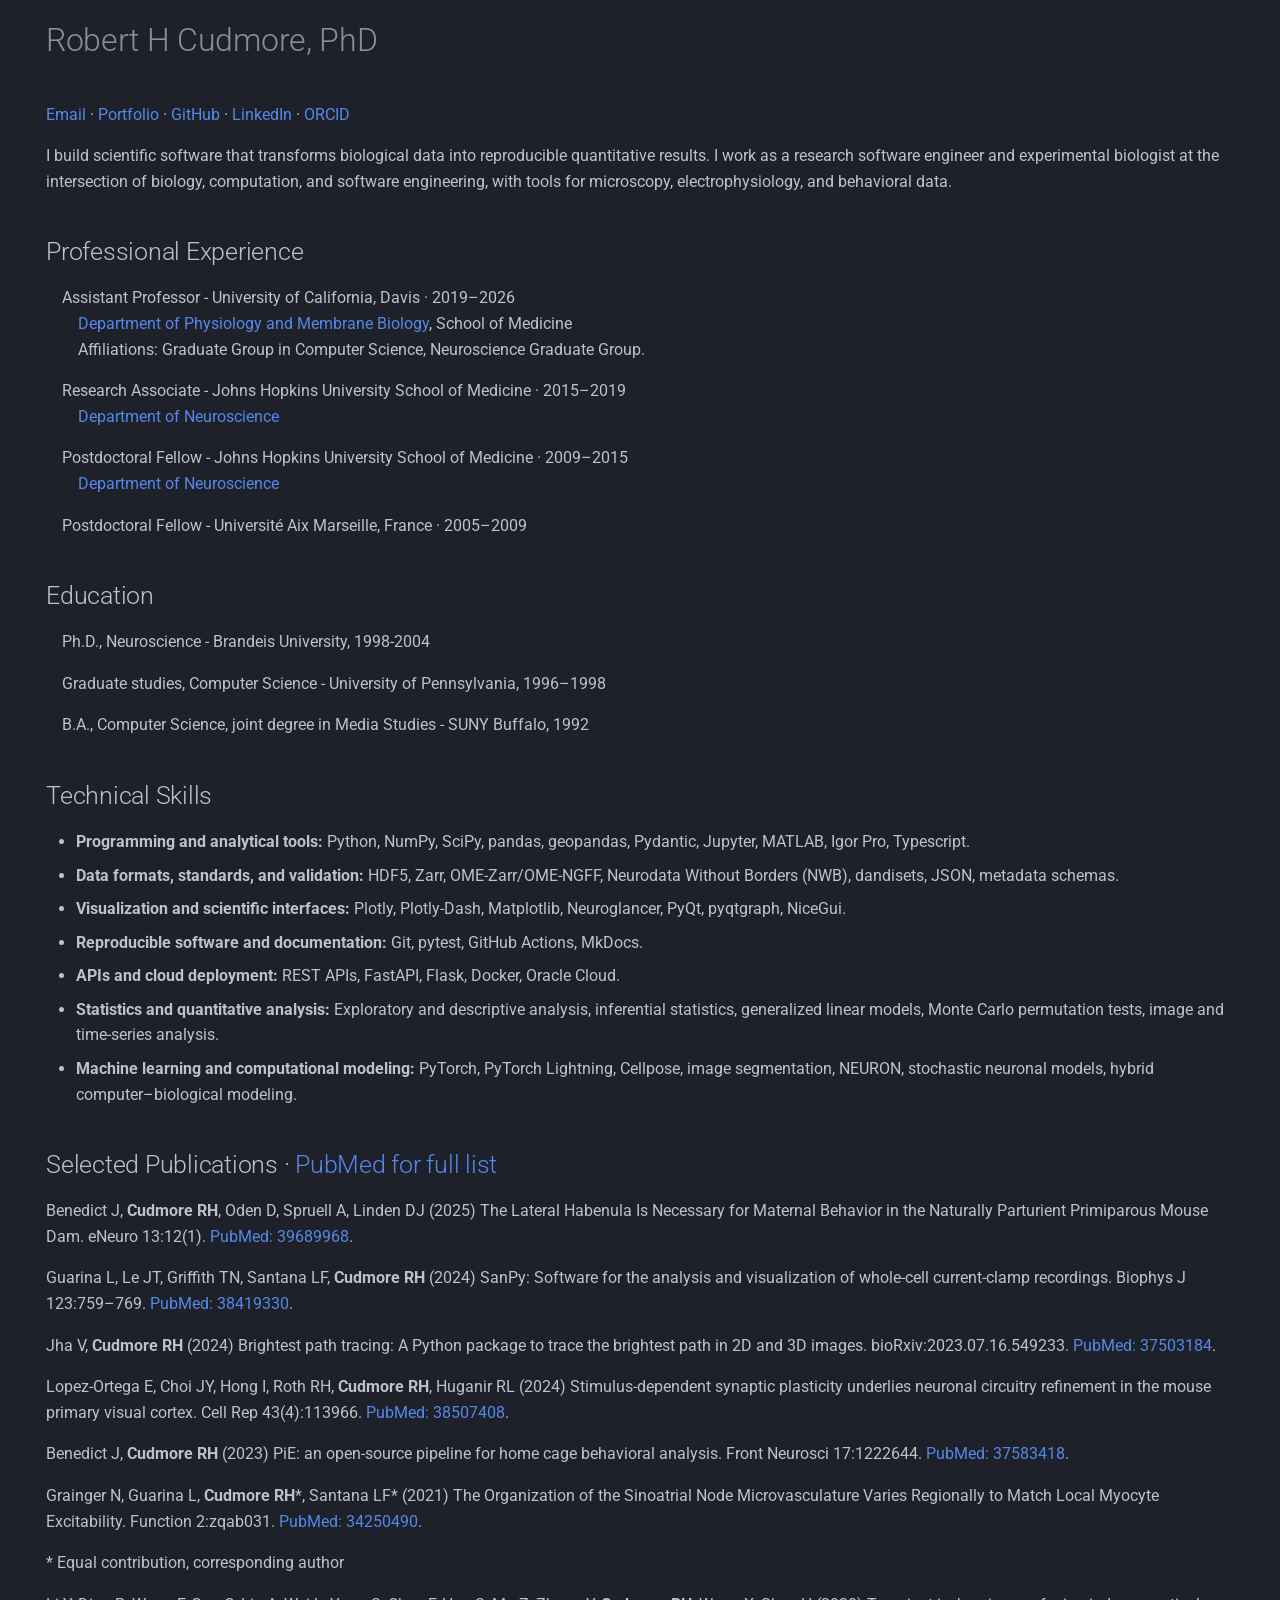
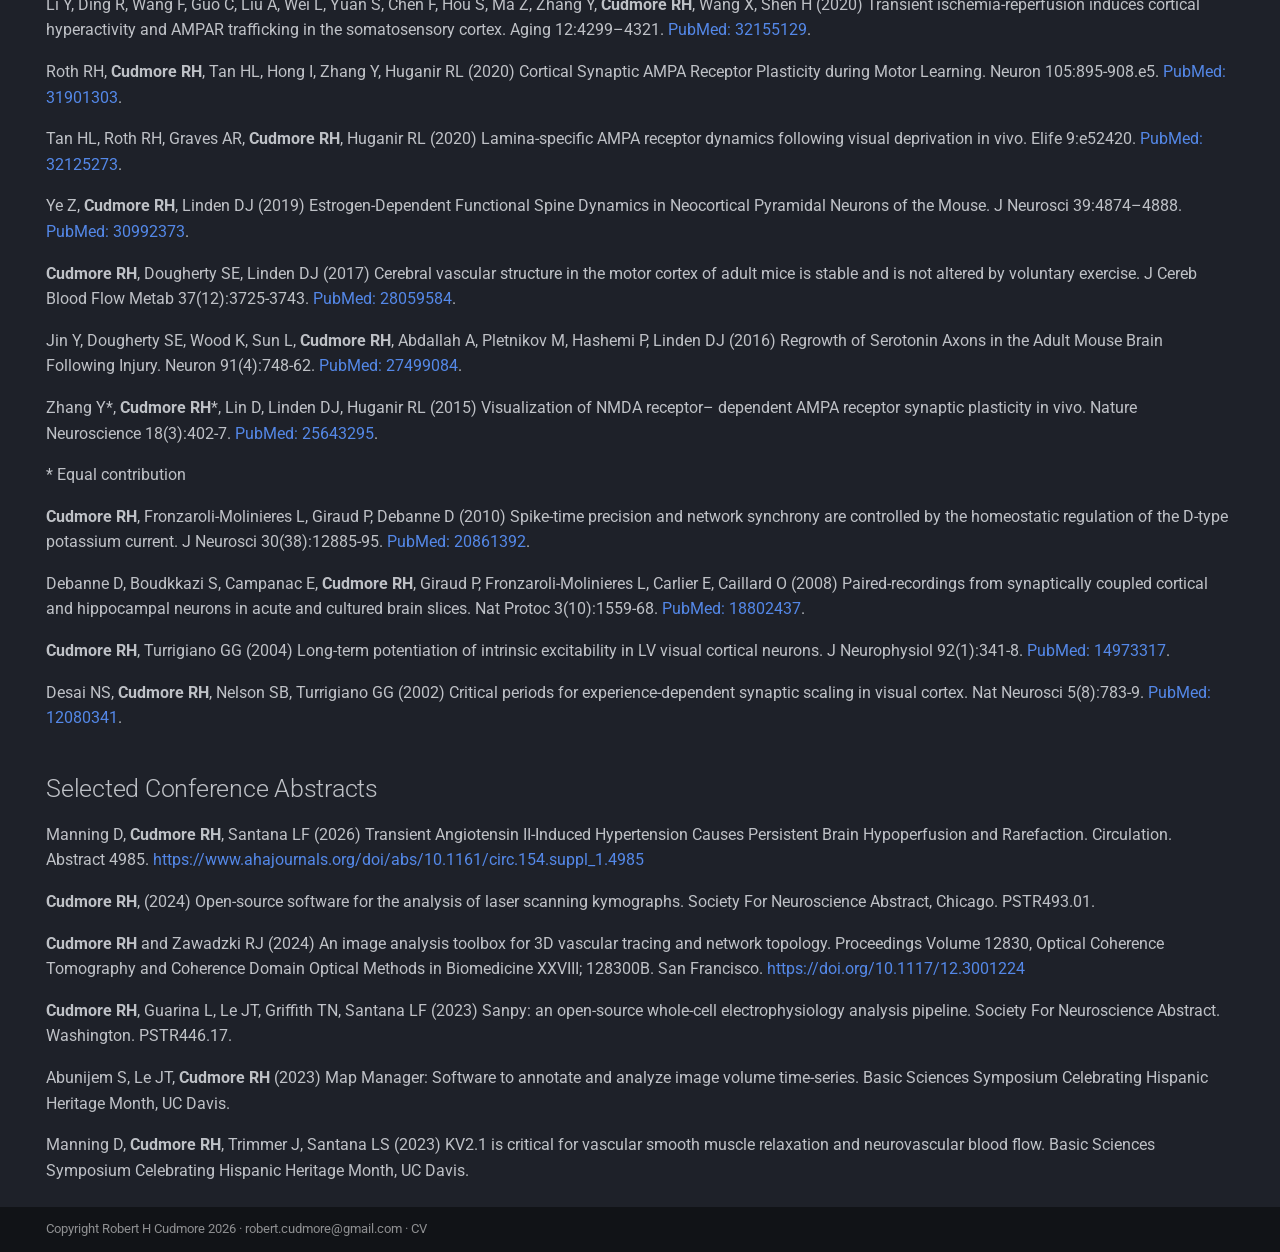
<file: cv/index.html>
<!doctype html>
<html lang="en" class="no-js">
  <head>
    
      <meta charset="utf-8">
      <meta name="viewport" content="width=device-width,initial-scale=1">
      
        <meta name="description" content="Software projects by Robert H. Cudmore">
      
      
      
        <link rel="canonical" href="https://mapmanager.net/cv/">
      
      
      
      
        
      
      
      <link rel="icon" href="../assets/favicon.png">
      <meta name="generator" content="mkdocs-1.6.1, mkdocs-material-9.7.6">
    
    
      
        <title>CV - MapManager</title>
      
    
    
      <link rel="stylesheet" href="../assets/stylesheets/main.484c7ddc.min.css">
      
        
        <link rel="stylesheet" href="../assets/stylesheets/palette.ab4e12ef.min.css">
      
      


    
    
      
    
    
      
        
        
        <link rel="preconnect" href="https://fonts.gstatic.com" crossorigin>
        <link rel="stylesheet" href="https://fonts.googleapis.com/css?family=Roboto:300,300i,400,400i,700,700i%7CRoboto+Mono:400,400i,700,700i&display=fallback">
        <style>:root{--md-text-font:"Roboto";--md-code-font:"Roboto Mono"}</style>
      
    
    
      <link rel="stylesheet" href="../stylesheets/extra.css">
    
    <script>__md_scope=new URL("..",location),__md_hash=e=>[...e].reduce(((e,_)=>(e<<5)-e+_.charCodeAt(0)),0),__md_get=(e,_=localStorage,t=__md_scope)=>JSON.parse(_.getItem(t.pathname+"."+e)),__md_set=(e,_,t=localStorage,a=__md_scope)=>{try{t.setItem(a.pathname+"."+e,JSON.stringify(_))}catch(e){}}</script>
    
      

    
    
  </head>
  
  
    
    
    
    
    
    <body dir="ltr" data-md-color-scheme="slate" data-md-color-primary="indigo" data-md-color-accent="indigo">
  
    
    <input class="md-toggle" data-md-toggle="drawer" type="checkbox" id="__drawer" autocomplete="off">
    <input class="md-toggle" data-md-toggle="search" type="checkbox" id="__search" autocomplete="off">
    <label class="md-overlay" for="__drawer"></label>
    <div data-md-component="skip">
      
        
        <a href="#robert-h-cudmore-phd" class="md-skip">
          Skip to content
        </a>
      
    </div>
    <div data-md-component="announce">
      
    </div>
    
    
      

  

<header class="md-header md-header--shadow" data-md-component="header">
  <nav class="md-header__inner md-grid" aria-label="Header">
    <a href=".." title="MapManager" class="md-header__button md-logo" aria-label="MapManager" data-md-component="logo">
      
  
  <svg xmlns="http://www.w3.org/2000/svg" viewBox="0 0 24 24"><path d="M12 8a3 3 0 0 0 3-3 3 3 0 0 0-3-3 3 3 0 0 0-3 3 3 3 0 0 0 3 3m0 3.54C9.64 9.35 6.5 8 3 8v11c3.5 0 6.64 1.35 9 3.54 2.36-2.19 5.5-3.54 9-3.54V8c-3.5 0-6.64 1.35-9 3.54"/></svg>

    </a>
    <label class="md-header__button md-icon" for="__drawer">
      
      <svg xmlns="http://www.w3.org/2000/svg" viewBox="0 0 24 24"><path d="M3 6h18v2H3zm0 5h18v2H3zm0 5h18v2H3z"/></svg>
    </label>
    <div class="md-header__title" data-md-component="header-title">
      <div class="md-header__ellipsis">
        <div class="md-header__topic">
          <span class="md-ellipsis">
            MapManager
          </span>
        </div>
        <div class="md-header__topic" data-md-component="header-topic">
          <span class="md-ellipsis">
            
              CV
            
          </span>
        </div>
      </div>
    </div>
    
      
    
    
    
    
      
      
        <label class="md-header__button md-icon" for="__search">
          
          <svg xmlns="http://www.w3.org/2000/svg" viewBox="0 0 24 24"><path d="M9.5 3A6.5 6.5 0 0 1 16 9.5c0 1.61-.59 3.09-1.56 4.23l.27.27h.79l5 5-1.5 1.5-5-5v-.79l-.27-.27A6.52 6.52 0 0 1 9.5 16 6.5 6.5 0 0 1 3 9.5 6.5 6.5 0 0 1 9.5 3m0 2C7 5 5 7 5 9.5S7 14 9.5 14 14 12 14 9.5 12 5 9.5 5"/></svg>
        </label>
        <div class="md-search" data-md-component="search" role="dialog">
  <label class="md-search__overlay" for="__search"></label>
  <div class="md-search__inner" role="search">
    <form class="md-search__form" name="search">
      <input type="text" class="md-search__input" name="query" aria-label="Search" placeholder="Search" autocapitalize="off" autocorrect="off" autocomplete="off" spellcheck="false" data-md-component="search-query" required>
      <label class="md-search__icon md-icon" for="__search">
        
        <svg xmlns="http://www.w3.org/2000/svg" viewBox="0 0 24 24"><path d="M9.5 3A6.5 6.5 0 0 1 16 9.5c0 1.61-.59 3.09-1.56 4.23l.27.27h.79l5 5-1.5 1.5-5-5v-.79l-.27-.27A6.52 6.52 0 0 1 9.5 16 6.5 6.5 0 0 1 3 9.5 6.5 6.5 0 0 1 9.5 3m0 2C7 5 5 7 5 9.5S7 14 9.5 14 14 12 14 9.5 12 5 9.5 5"/></svg>
        
        <svg xmlns="http://www.w3.org/2000/svg" viewBox="0 0 24 24"><path d="M20 11v2H8l5.5 5.5-1.42 1.42L4.16 12l7.92-7.92L13.5 5.5 8 11z"/></svg>
      </label>
      <nav class="md-search__options" aria-label="Search">
        
        <button type="reset" class="md-search__icon md-icon" title="Clear" aria-label="Clear" tabindex="-1">
          
          <svg xmlns="http://www.w3.org/2000/svg" viewBox="0 0 24 24"><path d="M19 6.41 17.59 5 12 10.59 6.41 5 5 6.41 10.59 12 5 17.59 6.41 19 12 13.41 17.59 19 19 17.59 13.41 12z"/></svg>
        </button>
      </nav>
      
    </form>
    <div class="md-search__output">
      <div class="md-search__scrollwrap" tabindex="0" data-md-scrollfix>
        <div class="md-search-result" data-md-component="search-result">
          <div class="md-search-result__meta">
            Initializing search
          </div>
          <ol class="md-search-result__list" role="presentation"></ol>
        </div>
      </div>
    </div>
  </div>
</div>
      
    
    
  </nav>
  
</header>
    
    <div class="md-container" data-md-component="container">
      
      
        
          
        
      
      <main class="md-main" data-md-component="main">
        <div class="md-main__inner md-grid">
          
            
              
                
              
              <div class="md-sidebar md-sidebar--primary" data-md-component="sidebar" data-md-type="navigation" hidden>
                <div class="md-sidebar__scrollwrap">
                  <div class="md-sidebar__inner">
                    



<nav class="md-nav md-nav--primary" aria-label="Navigation" data-md-level="0">
  <label class="md-nav__title" for="__drawer">
    <a href=".." title="MapManager" class="md-nav__button md-logo" aria-label="MapManager" data-md-component="logo">
      
  
  <svg xmlns="http://www.w3.org/2000/svg" viewBox="0 0 24 24"><path d="M12 8a3 3 0 0 0 3-3 3 3 0 0 0-3-3 3 3 0 0 0-3 3 3 3 0 0 0 3 3m0 3.54C9.64 9.35 6.5 8 3 8v11c3.5 0 6.64 1.35 9 3.54 2.36-2.19 5.5-3.54 9-3.54V8c-3.5 0-6.64 1.35-9 3.54"/></svg>

    </a>
    MapManager
  </label>
  
  <ul class="md-nav__list" data-md-scrollfix>
    
      
      
  
  
  
  
    <li class="md-nav__item">
      <a href=".." class="md-nav__link">
        
  
  
  <span class="md-ellipsis">
    
  
    Home
  

    
  </span>
  
  

      </a>
    </li>
  

    
  </ul>
</nav>
                  </div>
                </div>
              </div>
            
            
              
                
              
              <div class="md-sidebar md-sidebar--secondary" data-md-component="sidebar" data-md-type="toc" hidden>
                <div class="md-sidebar__scrollwrap">
                  <div class="md-sidebar__inner">
                    

<nav class="md-nav md-nav--secondary" aria-label="Table of contents">
  
  
  
    
  
  
    <label class="md-nav__title" for="__toc">
      <span class="md-nav__icon md-icon"></span>
      Table of contents
    </label>
    <ul class="md-nav__list" data-md-component="toc" data-md-scrollfix>
      
        <li class="md-nav__item">
  <a href="#professional-experience" class="md-nav__link">
    <span class="md-ellipsis">
      
        Professional Experience
      
    </span>
  </a>
  
</li>
      
        <li class="md-nav__item">
  <a href="#education" class="md-nav__link">
    <span class="md-ellipsis">
      
        Education
      
    </span>
  </a>
  
</li>
      
        <li class="md-nav__item">
  <a href="#technical-skills" class="md-nav__link">
    <span class="md-ellipsis">
      
        Technical Skills
      
    </span>
  </a>
  
</li>
      
        <li class="md-nav__item">
  <a href="#selected-publications-pubmed-for-full-list" class="md-nav__link">
    <span class="md-ellipsis">
      
        Selected Publications · PubMed for full list
      
    </span>
  </a>
  
</li>
      
        <li class="md-nav__item">
  <a href="#selected-conference-abstracts" class="md-nav__link">
    <span class="md-ellipsis">
      
        Selected Conference Abstracts
      
    </span>
  </a>
  
</li>
      
    </ul>
  
</nav>
                  </div>
                </div>
              </div>
            
          
          
            <div class="md-content" data-md-component="content">
              
              <article class="md-content__inner md-typeset">
                
                  
  




<h1 id="robert-h-cudmore-phd">Robert H Cudmore, PhD</h1>
<p><a href="mailto:&#114;obert&#46;cudmore&#64;gmail&#46;com">Email</a> · <a href="https://mapmanager.net/">Portfolio</a> · <a href="https://github.com/mapmanager">GitHub</a> · <a href="https://www.linkedin.com/in/cudmore/">LinkedIn</a> · <a href="https://orcid.org/0000-0002-0440-1704">ORCID</a></p>
<p>I build scientific software that transforms biological data into reproducible quantitative results. I work as a research software engineer and experimental biologist at the intersection of biology, computation, and software engineering, with tools for microscopy, electrophysiology, and behavioral data.</p>
<h2 id="professional-experience">Professional Experience</h2>
<p>&emsp;Assistant Professor - University of California, Davis · 2019–2026<br />
&emsp;&emsp;<a href="https://health.ucdavis.edu/basic-sciences/physiology/">Department of Physiology and Membrane Biology</a>, School of Medicine<br />
&emsp;&emsp;Affiliations: Graduate Group in Computer Science, Neuroscience Graduate Group.</p>
<p>&emsp;Research Associate - Johns Hopkins University School of Medicine · 2015–2019<br />
&emsp;&emsp;<a href="https://neuroscience.jhu.edu/">Department of Neuroscience</a></p>
<p>&emsp;Postdoctoral Fellow - Johns Hopkins University School of Medicine · 2009–2015<br />
&emsp;&emsp;<a href="https://neuroscience.jhu.edu/">Department of Neuroscience</a></p>
<p>&emsp;Postdoctoral Fellow - Université Aix Marseille, France · 2005–2009</p>
<h2 id="education">Education</h2>
<p>&emsp;Ph.D., Neuroscience - Brandeis University, 1998-2004</p>
<p>&emsp;Graduate studies, Computer Science - University of Pennsylvania, 1996–1998</p>
<p>&emsp;B.A., Computer Science, joint degree in Media Studies - SUNY Buffalo, 1992</p>
<h2 id="technical-skills">Technical Skills</h2>
<ul>
<li><strong>Programming and analytical tools:</strong> Python, NumPy, SciPy, pandas, geopandas, Pydantic, Jupyter, MATLAB, Igor Pro, Typescript.</li>
<li><strong>Data formats, standards, and validation:</strong> HDF5, Zarr, OME-Zarr/OME-NGFF, Neurodata Without Borders (NWB), dandisets, JSON, metadata schemas.</li>
<li><strong>Visualization and scientific interfaces:</strong> Plotly, Plotly-Dash, Matplotlib, Neuroglancer, PyQt, pyqtgraph, NiceGui.</li>
<li><strong>Reproducible software and documentation:</strong> Git, pytest, GitHub Actions, MkDocs.</li>
<li><strong>APIs and cloud deployment:</strong> REST APIs, FastAPI, Flask, Docker, Oracle Cloud.</li>
<li><strong>Statistics and quantitative analysis:</strong> Exploratory and descriptive analysis, inferential statistics, generalized linear models, Monte Carlo permutation tests, image and time-series analysis.</li>
<li><strong>Machine learning and computational modeling:</strong> PyTorch, PyTorch Lightning, Cellpose, image segmentation, NEURON, stochastic neuronal models, hybrid computer–biological modeling.</li>
</ul>
<h2 id="selected-publications-pubmed-for-full-list">Selected Publications · <a href="https://pubmed.ncbi.nlm.nih.gov/?term=cudmore+rh&amp;sort=date">PubMed for full list</a></h2>
<p>Benedict J, <strong>Cudmore RH</strong>, Oden D, Spruell A, Linden DJ (2025) The Lateral Habenula Is Necessary for Maternal Behavior in the Naturally Parturient Primiparous Mouse Dam. eNeuro 13:12(1). <a href="https://pubmed.ncbi.nlm.nih.gov/39689968/">PubMed: 39689968</a>.</p>
<p>Guarina L, Le JT, Griffith TN, Santana LF, <strong>Cudmore RH</strong> (2024) SanPy: Software for the analysis and visualization of whole-cell current-clamp recordings. Biophys J 123:759–769. <a href="https://pubmed.ncbi.nlm.nih.gov/38419330/">PubMed: 38419330</a>.</p>
<p>Jha V, <strong>Cudmore RH</strong> (2024) Brightest path tracing: A Python package to trace the brightest path in 2D and 3D images. bioRxiv:2023.07.16.549233. <a href="https://pubmed.ncbi.nlm.nih.gov/37503184/">PubMed: 37503184</a>.</p>
<p>Lopez-Ortega E, Choi JY, Hong I, Roth RH, <strong>Cudmore RH</strong>, Huganir RL (2024) Stimulus-dependent synaptic plasticity underlies neuronal circuitry refinement in the mouse primary visual cortex. Cell Rep 43(4):113966. <a href="https://pubmed.ncbi.nlm.nih.gov/38507408/">PubMed: 38507408</a>.</p>
<p>Benedict J, <strong>Cudmore RH</strong> (2023) PiE: an open-source pipeline for home cage behavioral analysis. Front Neurosci 17:1222644. <a href="https://pubmed.ncbi.nlm.nih.gov/37583418/">PubMed: 37583418</a>.</p>
<p>Grainger N, Guarina L, <strong>Cudmore RH</strong>*, Santana LF* (2021) The Organization of the Sinoatrial Node Microvasculature Varies Regionally to Match Local Myocyte Excitability. Function 2:zqab031. <a href="https://pubmed.ncbi.nlm.nih.gov/34250490/">PubMed: 34250490</a>.</p>
<p>* Equal contribution, corresponding author</p>
<p>Li Y, Ding R, Wang F, Guo C, Liu A, Wei L, Yuan S, Chen F, Hou S, Ma Z, Zhang Y, <strong>Cudmore RH</strong>, Wang X, Shen H (2020) Transient ischemia-reperfusion induces cortical hyperactivity and AMPAR trafficking in the somatosensory cortex. Aging 12:4299–4321. <a href="https://pubmed.ncbi.nlm.nih.gov/32155129/">PubMed: 32155129</a>.</p>
<p>Roth RH, <strong>Cudmore RH</strong>, Tan HL, Hong I, Zhang Y, Huganir RL (2020) Cortical Synaptic AMPA Receptor Plasticity during Motor Learning. Neuron 105:895-908.e5. <a href="https://pubmed.ncbi.nlm.nih.gov/31901303/">PubMed: 31901303</a>.</p>
<p>Tan HL, Roth RH, Graves AR, <strong>Cudmore RH</strong>, Huganir RL (2020) Lamina-specific AMPA receptor dynamics following visual deprivation in vivo. Elife 9:e52420. <a href="https://pubmed.ncbi.nlm.nih.gov/32125273/">PubMed: 32125273</a>.</p>
<p>Ye Z, <strong>Cudmore RH</strong>, Linden DJ (2019) Estrogen-Dependent Functional Spine Dynamics in Neocortical Pyramidal Neurons of the Mouse. J Neurosci 39:4874–4888. <a href="https://pubmed.ncbi.nlm.nih.gov/30992373/">PubMed: 30992373</a>.</p>
<p><strong>Cudmore RH</strong>, Dougherty SE, Linden DJ (2017) Cerebral vascular structure in the motor cortex of adult mice is stable and is not altered by voluntary exercise. J Cereb Blood Flow Metab 37(12):3725-3743. <a href="https://pubmed.ncbi.nlm.nih.gov/28059584/">PubMed: 28059584</a>.</p>
<p>Jin Y, Dougherty SE, Wood K, Sun L, <strong>Cudmore RH</strong>, Abdallah A, Pletnikov M, Hashemi P, Linden DJ (2016) Regrowth of Serotonin Axons in the Adult Mouse Brain Following Injury. Neuron 91(4):748-62. <a href="https://pubmed.ncbi.nlm.nih.gov/27499084/">PubMed: 27499084</a>.</p>
<p>Zhang Y*, <strong>Cudmore RH</strong>*, Lin D, Linden DJ, Huganir RL (2015) Visualization of NMDA receptor– dependent AMPA receptor synaptic plasticity in vivo. Nature Neuroscience 18(3):402-7. <a href="https://pubmed.ncbi.nlm.nih.gov/25643295/">PubMed: 25643295</a>.</p>
<p>* Equal contribution</p>
<p><strong>Cudmore RH</strong>, Fronzaroli-Molinieres L, Giraud P, Debanne D (2010) Spike-time precision and network synchrony are controlled by the homeostatic regulation of the D-type potassium current. J Neurosci 30(38):12885-95. <a href="https://pubmed.ncbi.nlm.nih.gov/20861392/">PubMed: 20861392</a>.</p>
<p>Debanne D, Boudkkazi S, Campanac E, <strong>Cudmore RH</strong>, Giraud P, Fronzaroli-Molinieres L, Carlier E, Caillard O (2008) Paired-recordings from synaptically coupled cortical and hippocampal neurons in acute and cultured brain slices. Nat Protoc 3(10):1559-68. <a href="https://pubmed.ncbi.nlm.nih.gov/18802437/">PubMed: 18802437</a>.</p>
<p><strong>Cudmore RH</strong>, Turrigiano GG (2004) Long-term potentiation of intrinsic excitability in LV visual cortical neurons. J Neurophysiol 92(1):341-8. <a href="https://pubmed.ncbi.nlm.nih.gov/14973317/">PubMed: 14973317</a>.</p>
<p>Desai NS, <strong>Cudmore RH</strong>, Nelson SB, Turrigiano GG (2002) Critical periods for experience-dependent synaptic scaling in visual cortex. Nat Neurosci 5(8):783-9. <a href="https://pubmed.ncbi.nlm.nih.gov/12080341/">PubMed: 12080341</a>.</p>
<h2 id="selected-conference-abstracts">Selected Conference Abstracts</h2>
<p>Manning D, <strong>Cudmore RH</strong>, Santana LF (2026) Transient Angiotensin II-Induced Hypertension Causes Persistent Brain Hypoperfusion and Rarefaction. Circulation. Abstract 4985. <a href="https://www.ahajournals.org/doi/abs/10.1161/circ.154.suppl_1.4985">https://www.ahajournals.org/doi/abs/10.1161/circ.154.suppl_1.4985</a></p>
<p><strong>Cudmore RH</strong>, (2024) Open-source software for the analysis of laser scanning kymographs. Society For Neuroscience Abstract, Chicago. PSTR493.01.</p>
<p><strong>Cudmore RH</strong> and Zawadzki RJ (2024) An image analysis toolbox for 3D vascular tracing and network topology. Proceedings Volume 12830, Optical Coherence Tomography and Coherence Domain Optical Methods in Biomedicine XXVIII; 128300B. San Francisco. <a href="https://doi.org/10.1117/12.3001224">https://doi.org/10.1117/12.3001224</a></p>
<p><strong>Cudmore RH</strong>, Guarina L, Le JT, Griffith TN, Santana LF (2023) Sanpy: an open-source whole-cell electrophysiology analysis pipeline. Society For Neuroscience Abstract. Washington. PSTR446.17.</p>
<p>Abunijem S, Le JT, <strong>Cudmore RH</strong> (2023) Map Manager: Software to annotate and analyze image volume time-series. Basic Sciences Symposium Celebrating Hispanic Heritage Month, UC Davis.</p>
<p>Manning D, <strong>Cudmore RH</strong>, Trimmer J, Santana LS (2023) KV2.1 is critical for vascular smooth muscle relaxation and neurovascular blood flow. Basic Sciences Symposium Celebrating Hispanic Heritage Month, UC Davis.</p>







  
  




  



                
              </article>
            </div>
          
          
<script>var target=document.getElementById(location.hash.slice(1));target&&target.name&&(target.checked=target.name.startsWith("__tabbed_"))</script>
        </div>
        
      </main>
      
        <footer class="md-footer">
  
  <div class="md-footer-meta md-typeset">
    <div class="md-footer-meta__inner md-grid">
      <div class="md-copyright">
  
    <div class="md-copyright__highlight">
      Copyright Robert H Cudmore 2026 · robert.cudmore@gmail.com · <a href="/cv/">CV</a>
    </div>
  
  
</div>
      
    </div>
  </div>
</footer>
      
    </div>
    <div class="md-dialog" data-md-component="dialog">
      <div class="md-dialog__inner md-typeset"></div>
    </div>
    
    
    
      
      
      <script id="__config" type="application/json">{"annotate": null, "base": "..", "features": [], "search": "../assets/javascripts/workers/search.2c215733.min.js", "tags": null, "translations": {"clipboard.copied": "Copied to clipboard", "clipboard.copy": "Copy to clipboard", "search.result.more.one": "1 more on this page", "search.result.more.other": "# more on this page", "search.result.none": "No matching documents", "search.result.one": "1 matching document", "search.result.other": "# matching documents", "search.result.placeholder": "Type to start searching", "search.result.term.missing": "Missing", "select.version": "Select version"}, "version": null}</script>
    
    
      <script src="../assets/javascripts/bundle.79ae519e.min.js"></script>
      
    
  </body>
</html>
</file>
<file: stylesheets/extra.css>
/* Hide header bar — portfolio landing page */
.md-header {
  display: none;
}

.md-main__inner {
  margin-top: 0;
}

/* Hero block at top of landing page */
.hero {
  text-align: center;
  padding: 1.25rem 1rem 0.5rem;
}

/* Style the name freely — keep # in markdown to suppress auto "Home" title */
.hero .hero-title {
  font-size: 1.5rem;
  font-weight: 600;
  margin: 0 0 0.35rem;
  line-height: 1.2;
}

.hero p {
  margin: 0;
  font-size: 0.9rem;
  opacity: 0.85;
}

/* One section per project_type, with that text as the heading */
.md-typeset .hero + .project-section {
  margin-top: 0.75rem;
}

.md-typeset .project-section-title {
  font-size: 1.15rem;
  font-weight: 600;
  letter-spacing: 0;
  line-height: 1.3;
  margin: 0 0 0.15rem;
}

.md-typeset .project-section + .project-section {
  margin-top: 1.75rem;
}

/* Project card grid (replaces mkdocs grid.cards for layout control) */
.md-typeset .project-grid {
  display: grid;
  grid-template-columns: repeat(2, 1fr);
  gap: 0.8rem;
  margin-top: 0.6rem;
}

.md-typeset .project-card {
  /* Borderless fill — revert to:
     border: 1px solid var(--md-default-fg-color--lightest);
     border-radius: 0.2rem;
     (remove background line) */
  border: none;
  background: rgba(255, 255, 255, 0.05);
  border-radius: 0.75rem;
  padding: 0.8rem 1rem;
}

/* Float the icon so the description can wrap beside it. */
.md-typeset .project-card .card-icon-wrap {
  float: right;
  margin: 0 0 0.5rem 0.75rem;
}

.md-typeset .project-card .card-icon {
  display: block;
  margin: 0;
  width: auto;
  height: auto;
  max-width: 140px;
  max-height: 96px;
  object-fit: contain;
}

/* Card top row: project title and optional live link */
.md-typeset .project-card .card-top {
  margin-bottom: 0.5rem;
}

.md-typeset .project-card .card-top-left {
  display: block;
  font-size: 0;
}

.md-typeset .project-card .card-title {
  display: inline-block;
  margin-right: 0.2rem;
  vertical-align: middle;
}

.md-typeset .project-card .card-title strong {
  font-size: 1.25rem;
  font-weight: 600;
}

.md-typeset .project-card .card-demo {
  display: inline-block;
  vertical-align: middle;
}

.md-typeset .project-card .card-demo .md-button {
  margin-top: 0;
  margin-right: 0;
  padding-right: 0.55em;
  padding-left: 0.55em;
}

.md-typeset .project-card .card-live-icon {
  font-size: 1.1em;
  line-height: 1;
}

/* Keep the standard project links below the wrapped description and icon. */
.md-typeset .project-card .card-links {
  clear: both;
}

/* Companion section stacks under the parent inside the same one-column card. */
.md-typeset .project-card .card-section + .card-section {
  clear: both;
  margin-top: 0.85rem;
  padding-top: 0.85rem;
  border-top: 1px solid var(--md-default-fg-color--lightest);
}

@media screen and (max-width: 768px) {
  .md-typeset .project-grid {
    grid-template-columns: 1fr;
  }

  .md-typeset .project-card .card-icon {
    max-width: 60px;
    max-height: 60px;
  }
}

/* Optional light pad for artwork that is unreadable on the slate background. */
.md-typeset .project-card .card-icon--light-bg {
  background-color: #c8c8c8;
  border-radius: 10px;
  padding: 8px;
}

/* Compact rounded buttons in project cards */
.md-typeset .project-card .md-button {
  color: #aeb8ff;
  background-color: rgba(92, 107, 192, 0.18);
  border-color: #7986cb;
  padding: 0.2em 0.65em;
  font-size: 0.72rem;
  line-height: 1.3;
  min-height: unset;
  border-radius: 999px;
  margin-top: 0.25em;
  margin-right: 0.35em;
}

.md-typeset .project-card .md-button:is(:hover, :focus-visible) {
  color: #d5d9ff;
  background-color: rgba(121, 134, 203, 0.32);
  border-color: #aeb8ff;
}

.md-typeset .project-card .md-button .twemoji {
  font-size: 0.85em;
}

/* Compact custom footer */
.md-copyright {
  font-size: 0.65rem;
  opacity: 0.75;
}
</file>
<file: assets/stylesheets/main.484c7ddc.min.css>
@charset "UTF-8";html{-webkit-text-size-adjust:none;-moz-text-size-adjust:none;text-size-adjust:none;box-sizing:border-box}*,:after,:before{box-sizing:inherit}@media (prefers-reduced-motion){*,:after,:before{transition:none!important}}body{margin:0}a,button,input,label{-webkit-tap-highlight-color:transparent}a{color:inherit;text-decoration:none}hr{border:0;box-sizing:initial;display:block;height:.05rem;overflow:visible;padding:0}small{font-size:80%}sub,sup{line-height:1em}img{border-style:none}table{border-collapse:initial;border-spacing:0}td,th{font-weight:400;vertical-align:top}button{background:#0000;border:0;font-family:inherit;font-size:inherit;margin:0;padding:0}input{border:0;outline:none}:root{--md-primary-fg-color:#4051b5;--md-primary-fg-color--light:#5d6cc0;--md-primary-fg-color--dark:#303fa1;--md-primary-bg-color:#fff;--md-primary-bg-color--light:#ffffffb3;--md-accent-fg-color:#526cfe;--md-accent-fg-color--transparent:#526cfe1a;--md-accent-bg-color:#fff;--md-accent-bg-color--light:#ffffffb3}[data-md-color-scheme=default]{color-scheme:light}[data-md-color-scheme=default] img[src$="#gh-dark-mode-only"],[data-md-color-scheme=default] img[src$="#only-dark"]{display:none}:root,[data-md-color-scheme=default]{--md-hue:225deg;--md-default-fg-color:#000000de;--md-default-fg-color--light:#0000008a;--md-default-fg-color--lighter:#00000052;--md-default-fg-color--lightest:#00000012;--md-default-bg-color:#fff;--md-default-bg-color--light:#ffffffb3;--md-default-bg-color--lighter:#ffffff4d;--md-default-bg-color--lightest:#ffffff1f;--md-code-fg-color:#36464e;--md-code-bg-color:#f5f5f5;--md-code-bg-color--light:#f5f5f5b3;--md-code-bg-color--lighter:#f5f5f54d;--md-code-hl-color:#4287ff;--md-code-hl-color--light:#4287ff1a;--md-code-hl-number-color:#d52a2a;--md-code-hl-special-color:#db1457;--md-code-hl-function-color:#a846b9;--md-code-hl-constant-color:#6e59d9;--md-code-hl-keyword-color:#3f6ec6;--md-code-hl-string-color:#1c7d4d;--md-code-hl-name-color:var(--md-code-fg-color);--md-code-hl-operator-color:var(--md-default-fg-color--light);--md-code-hl-punctuation-color:var(--md-default-fg-color--light);--md-code-hl-comment-color:var(--md-default-fg-color--light);--md-code-hl-generic-color:var(--md-default-fg-color--light);--md-code-hl-variable-color:var(--md-default-fg-color--light);--md-typeset-color:var(--md-default-fg-color);--md-typeset-a-color:var(--md-primary-fg-color);--md-typeset-del-color:#f5503d26;--md-typeset-ins-color:#0bd57026;--md-typeset-kbd-color:#fafafa;--md-typeset-kbd-accent-color:#fff;--md-typeset-kbd-border-color:#b8b8b8;--md-typeset-mark-color:#ffff0080;--md-typeset-table-color:#0000001f;--md-typeset-table-color--light:rgba(0,0,0,.035);--md-admonition-fg-color:var(--md-default-fg-color);--md-admonition-bg-color:var(--md-default-bg-color);--md-warning-fg-color:#000000de;--md-warning-bg-color:#ff9;--md-footer-fg-color:#fff;--md-footer-fg-color--light:#ffffffb3;--md-footer-fg-color--lighter:#ffffff73;--md-footer-bg-color:#000000de;--md-footer-bg-color--dark:#00000052;--md-shadow-z1:0 0.2rem 0.5rem #0000000d,0 0 0.05rem #0000001a;--md-shadow-z2:0 0.2rem 0.5rem #0000001a,0 0 0.05rem #00000040;--md-shadow-z3:0 0.2rem 0.5rem #0003,0 0 0.05rem #00000059}.md-icon svg{fill:currentcolor;display:block;height:1.2rem;width:1.2rem}body{-webkit-font-smoothing:antialiased;-moz-osx-font-smoothing:grayscale;--md-text-font-family:var(--md-text-font,_),-apple-system,BlinkMacSystemFont,Helvetica,Arial,sans-serif;--md-code-font-family:var(--md-code-font,_),SFMono-Regular,Consolas,Menlo,monospace}aside,body,input{font-feature-settings:"kern","liga";color:var(--md-typeset-color);font-family:var(--md-text-font-family)}code,kbd,pre{font-feature-settings:"kern";font-family:var(--md-code-font-family)}:root{--md-typeset-table-sort-icon:url('data:image/svg+xml;charset=utf-8,<svg xmlns="http://www.w3.org/2000/svg" viewBox="0 0 24 24"><path d="m18 21-4-4h3V7h-3l4-4 4 4h-3v10h3M2 19v-2h10v2M2 13v-2h7v2M2 7V5h4v2z"/></svg>');--md-typeset-table-sort-icon--asc:url('data:image/svg+xml;charset=utf-8,<svg xmlns="http://www.w3.org/2000/svg" viewBox="0 0 24 24"><path d="M19 17h3l-4 4-4-4h3V3h2M2 17h10v2H2M6 5v2H2V5m0 6h7v2H2z"/></svg>');--md-typeset-table-sort-icon--desc:url('data:image/svg+xml;charset=utf-8,<svg xmlns="http://www.w3.org/2000/svg" viewBox="0 0 24 24"><path d="M19 7h3l-4-4-4 4h3v14h2M2 17h10v2H2M6 5v2H2V5m0 6h7v2H2z"/></svg>')}.md-typeset{-webkit-print-color-adjust:exact;color-adjust:exact;font-size:.8rem;line-height:1.6;overflow-wrap:break-word}@media print{.md-typeset{font-size:.68rem}}.md-typeset blockquote,.md-typeset dl,.md-typeset figure,.md-typeset ol,.md-typeset pre,.md-typeset ul{margin-bottom:1em;margin-top:1em}.md-typeset h1{color:var(--md-default-fg-color--light);font-size:2em;line-height:1.3;margin:0 0 1.25em}.md-typeset h1,.md-typeset h2{font-weight:300;letter-spacing:-.01em}.md-typeset h2{font-size:1.5625em;line-height:1.4;margin:1.6em 0 .64em}.md-typeset h3{font-size:1.25em;font-weight:400;letter-spacing:-.01em;line-height:1.5;margin:1.6em 0 .8em}.md-typeset h2+h3{margin-top:.8em}.md-typeset h4{font-weight:700;letter-spacing:-.01em;margin:1em 0}.md-typeset h5,.md-typeset h6{color:var(--md-default-fg-color--light);font-size:.8em;font-weight:700;letter-spacing:-.01em;margin:1.25em 0}.md-typeset h5{text-transform:uppercase}.md-typeset h5 code{text-transform:none}.md-typeset hr{border-bottom:.05rem solid var(--md-default-fg-color--lightest);display:flow-root;margin:1.5em 0}.md-typeset a{color:var(--md-typeset-a-color);word-break:break-word}.md-typeset a,.md-typeset a:before{transition:color 125ms}.md-typeset a:focus,.md-typeset a:hover{color:var(--md-accent-fg-color)}.md-typeset a:focus code,.md-typeset a:hover code{background-color:var(--md-accent-fg-color--transparent);color:var(--md-accent-fg-color)}.md-typeset a code{color:var(--md-typeset-a-color)}.md-typeset a.focus-visible{outline-color:var(--md-accent-fg-color);outline-offset:.2rem}.md-typeset code,.md-typeset kbd,.md-typeset pre{color:var(--md-code-fg-color);direction:ltr;font-variant-ligatures:none;transition:background-color 125ms}@media print{.md-typeset code,.md-typeset kbd,.md-typeset pre{white-space:pre-wrap}}.md-typeset code{background-color:var(--md-code-bg-color);border-radius:.1rem;-webkit-box-decoration-break:clone;box-decoration-break:clone;font-size:.85em;padding:0 .2941176471em;transition:color 125ms,background-color 125ms;word-break:break-word}.md-typeset code:not(.focus-visible){-webkit-tap-highlight-color:transparent;outline:none}.md-typeset pre{display:flow-root;line-height:1.4;position:relative}.md-typeset pre>code{-webkit-box-decoration-break:slice;box-decoration-break:slice;box-shadow:none;display:block;margin:0;outline-color:var(--md-accent-fg-color);overflow:auto;padding:.7720588235em 1.1764705882em;scrollbar-color:var(--md-default-fg-color--lighter) #0000;scrollbar-width:thin;touch-action:auto;word-break:normal}.md-typeset pre>code:hover{scrollbar-color:var(--md-accent-fg-color) #0000}.md-typeset pre>code::-webkit-scrollbar{height:.2rem;width:.2rem}.md-typeset pre>code::-webkit-scrollbar-thumb{background-color:var(--md-default-fg-color--lighter)}.md-typeset pre>code::-webkit-scrollbar-thumb:hover{background-color:var(--md-accent-fg-color)}.md-typeset kbd{background-color:var(--md-typeset-kbd-color);border-radius:.1rem;box-shadow:0 .1rem 0 .05rem var(--md-typeset-kbd-border-color),0 .1rem 0 var(--md-typeset-kbd-border-color),0 -.1rem .2rem var(--md-typeset-kbd-accent-color) inset;color:var(--md-default-fg-color);display:inline-block;font-size:.75em;padding:0 .6666666667em;vertical-align:text-top;word-break:break-word}.md-typeset mark{background-color:var(--md-typeset-mark-color);-webkit-box-decoration-break:clone;box-decoration-break:clone;color:inherit;word-break:break-word}.md-typeset abbr{cursor:help;text-decoration:none}.md-typeset [data-preview],.md-typeset abbr{border-bottom:.05rem dotted var(--md-default-fg-color--light)}.md-typeset small{opacity:.75}[dir=ltr] .md-typeset sub,[dir=ltr] .md-typeset sup{margin-left:.078125em}[dir=rtl] .md-typeset sub,[dir=rtl] .md-typeset sup{margin-right:.078125em}[dir=ltr] .md-typeset blockquote{padding-left:.6rem}[dir=rtl] .md-typeset blockquote{padding-right:.6rem}[dir=ltr] .md-typeset blockquote{border-left:.2rem solid var(--md-default-fg-color--lighter)}[dir=rtl] .md-typeset blockquote{border-right:.2rem solid var(--md-default-fg-color--lighter)}.md-typeset blockquote{color:var(--md-default-fg-color--light);margin-left:0;margin-right:0}.md-typeset ul{list-style-type:disc}.md-typeset ul[type]{list-style-type:revert-layer}[dir=ltr] .md-typeset ol,[dir=ltr] .md-typeset ul{margin-left:.625em}[dir=rtl] .md-typeset ol,[dir=rtl] .md-typeset ul{margin-right:.625em}.md-typeset ol,.md-typeset ul{padding:0}.md-typeset ol:not([hidden]),.md-typeset ul:not([hidden]){display:flow-root}.md-typeset ol ol,.md-typeset ul ol{list-style-type:lower-alpha}.md-typeset ol ol ol,.md-typeset ul ol ol{list-style-type:lower-roman}.md-typeset ol ol ol ol,.md-typeset ul ol ol ol{list-style-type:upper-alpha}.md-typeset ol ol ol ol ol,.md-typeset ul ol ol ol ol{list-style-type:upper-roman}.md-typeset ol[type],.md-typeset ul[type]{list-style-type:revert-layer}[dir=ltr] .md-typeset ol li,[dir=ltr] .md-typeset ul li{margin-left:1.25em}[dir=rtl] .md-typeset ol li,[dir=rtl] .md-typeset ul li{margin-right:1.25em}.md-typeset ol li,.md-typeset ul li{margin-bottom:.5em}.md-typeset ol li blockquote,.md-typeset ol li p,.md-typeset ul li blockquote,.md-typeset ul li p{margin:.5em 0}.md-typeset ol li:last-child,.md-typeset ul li:last-child{margin-bottom:0}[dir=ltr] .md-typeset ol li ol,[dir=ltr] .md-typeset ol li ul,[dir=ltr] .md-typeset ul li ol,[dir=ltr] .md-typeset ul li ul{margin-left:.625em}[dir=rtl] .md-typeset ol li ol,[dir=rtl] .md-typeset ol li ul,[dir=rtl] .md-typeset ul li ol,[dir=rtl] .md-typeset ul li ul{margin-right:.625em}.md-typeset ol li ol,.md-typeset ol li ul,.md-typeset ul li ol,.md-typeset ul li ul{margin-bottom:.5em;margin-top:.5em}[dir=ltr] .md-typeset dd{margin-left:1.875em}[dir=rtl] .md-typeset dd{margin-right:1.875em}.md-typeset dd{margin-bottom:1.5em;margin-top:1em}.md-typeset img,.md-typeset svg,.md-typeset video{height:auto;max-width:100%}.md-typeset img[align=left]{margin:1em 1em 1em 0}.md-typeset img[align=right]{margin:1em 0 1em 1em}.md-typeset img[align]:only-child{margin-top:0}.md-typeset figure{display:flow-root;margin:1em auto;max-width:100%;text-align:center;width:fit-content}.md-typeset figure img{display:block;margin:0 auto}.md-typeset figcaption{font-style:italic;margin:1em auto;max-width:24rem}.md-typeset iframe{max-width:100%}.md-typeset table:not([class]){background-color:var(--md-default-bg-color);border:.05rem solid var(--md-typeset-table-color);border-radius:.1rem;display:inline-block;font-size:.64rem;max-width:100%;overflow:auto;touch-action:auto}@media print{.md-typeset table:not([class]){display:table}}.md-typeset table:not([class])+*{margin-top:1.5em}.md-typeset table:not([class]) td>:first-child,.md-typeset table:not([class]) th>:first-child{margin-top:0}.md-typeset table:not([class]) td>:last-child,.md-typeset table:not([class]) th>:last-child{margin-bottom:0}.md-typeset table:not([class]) td:not([align]),.md-typeset table:not([class]) th:not([align]){text-align:left}[dir=rtl] .md-typeset table:not([class]) td:not([align]),[dir=rtl] .md-typeset table:not([class]) th:not([align]){text-align:right}.md-typeset table:not([class]) th{font-weight:700;min-width:5rem;padding:.9375em 1.25em;vertical-align:top}.md-typeset table:not([class]) td{border-top:.05rem solid var(--md-typeset-table-color);padding:.9375em 1.25em;vertical-align:top}.md-typeset table:not([class]) tbody tr{transition:background-color 125ms}.md-typeset table:not([class]) tbody tr:hover{background-color:var(--md-typeset-table-color--light);box-shadow:0 .05rem 0 var(--md-default-bg-color) inset}.md-typeset table:not([class]) a{word-break:normal}.md-typeset table th[role=columnheader]{cursor:pointer}[dir=ltr] .md-typeset table th[role=columnheader]:after{margin-left:.5em}[dir=rtl] .md-typeset table th[role=columnheader]:after{margin-right:.5em}.md-typeset table th[role=columnheader]:after{content:"";display:inline-block;height:1.2em;-webkit-mask-image:var(--md-typeset-table-sort-icon);mask-image:var(--md-typeset-table-sort-icon);-webkit-mask-repeat:no-repeat;mask-repeat:no-repeat;-webkit-mask-size:contain;mask-size:contain;transition:background-color 125ms;vertical-align:text-bottom;width:1.2em}.md-typeset table th[role=columnheader]:hover:after{background-color:var(--md-default-fg-color--lighter)}.md-typeset table th[role=columnheader][aria-sort=ascending]:after{background-color:var(--md-default-fg-color--light);-webkit-mask-image:var(--md-typeset-table-sort-icon--asc);mask-image:var(--md-typeset-table-sort-icon--asc)}.md-typeset table th[role=columnheader][aria-sort=descending]:after{background-color:var(--md-default-fg-color--light);-webkit-mask-image:var(--md-typeset-table-sort-icon--desc);mask-image:var(--md-typeset-table-sort-icon--desc)}.md-typeset__scrollwrap{margin:1em -.8rem;overflow-x:auto;touch-action:auto}.md-typeset__table{display:inline-block;margin-bottom:.5em;padding:0 .8rem}@media print{.md-typeset__table{display:block}}html .md-typeset__table table{display:table;margin:0;overflow:hidden;width:100%}@media screen and (max-width:44.984375em){.md-content__inner>pre{margin:1em -.8rem}.md-content__inner>pre code{border-radius:0}}.md-typeset .md-author{border-radius:100%;display:block;flex-shrink:0;height:1.6rem;overflow:hidden;position:relative;transition:color 125ms,transform 125ms;width:1.6rem}.md-typeset .md-author img{display:block}.md-typeset .md-author--more{background:var(--md-default-fg-color--lightest);color:var(--md-default-fg-color--lighter);font-size:.6rem;font-weight:700;line-height:1.6rem;text-align:center}.md-typeset .md-author--long{height:2.4rem;width:2.4rem}.md-typeset a.md-author{transform:scale(1)}.md-typeset a.md-author img{border-radius:100%;filter:grayscale(100%) opacity(75%);transition:filter 125ms}.md-typeset a.md-author:focus,.md-typeset a.md-author:hover{transform:scale(1.1);z-index:1}.md-typeset a.md-author:focus img,.md-typeset a.md-author:hover img{filter:grayscale(0)}.md-banner{background-color:var(--md-footer-bg-color);color:var(--md-footer-fg-color);overflow:auto}@media print{.md-banner{display:none}}.md-banner--warning{background-color:var(--md-warning-bg-color);color:var(--md-warning-fg-color)}.md-banner__inner{font-size:.7rem;margin:.6rem auto;padding:0 .8rem}[dir=ltr] .md-banner__button{float:right}[dir=rtl] .md-banner__button{float:left}.md-banner__button{color:inherit;cursor:pointer;transition:opacity .25s}.no-js .md-banner__button{display:none}.md-banner__button:hover{opacity:.7}html{font-size:125%;height:100%;overflow-x:hidden}@media screen and (min-width:100em){html{font-size:137.5%}}@media screen and (min-width:125em){html{font-size:150%}}body{background-color:var(--md-default-bg-color);display:flex;flex-direction:column;font-size:.5rem;min-height:100%;position:relative;width:100%}@media print{body{display:block}}@media screen and (max-width:59.984375em){body[data-md-scrolllock]{position:fixed}}.md-grid{margin-left:auto;margin-right:auto;max-width:61rem}.md-container{display:flex;flex-direction:column;flex-grow:1}@media print{.md-container{display:block}}.md-main{flex-grow:1}.md-main__inner{display:flex;height:100%;margin-top:1.5rem}.md-ellipsis{overflow:hidden;text-overflow:ellipsis}.md-toggle{display:none}.md-option{height:0;opacity:0;position:absolute;width:0}.md-option:checked+label:not([hidden]){display:block}.md-option.focus-visible+label{outline-color:var(--md-accent-fg-color);outline-style:auto}.md-skip{background-color:var(--md-default-fg-color);border-radius:.1rem;color:var(--md-default-bg-color);font-size:.64rem;margin:.5rem;opacity:0;outline-color:var(--md-accent-fg-color);padding:.3rem .5rem;position:fixed;transform:translateY(.4rem);z-index:-1}.md-skip:focus{opacity:1;transform:translateY(0);transition:transform .25s cubic-bezier(.4,0,.2,1),opacity 175ms 75ms;z-index:10}@page{margin:25mm}:root{--md-clipboard-icon:url('data:image/svg+xml;charset=utf-8,<svg xmlns="http://www.w3.org/2000/svg" viewBox="0 0 24 24"><path d="M19 21H8V7h11m0-2H8a2 2 0 0 0-2 2v14a2 2 0 0 0 2 2h11a2 2 0 0 0 2-2V7a2 2 0 0 0-2-2m-3-4H4a2 2 0 0 0-2 2v14h2V3h12z"/></svg>')}.md-clipboard{border-radius:.1rem;color:var(--md-default-fg-color--lightest);cursor:pointer;height:1.5em;outline-color:var(--md-accent-fg-color);outline-offset:.1rem;transition:color .25s;width:1.5em;z-index:1}@media print{.md-clipboard{display:none}}.md-clipboard:not(.focus-visible){-webkit-tap-highlight-color:transparent;outline:none}:hover>.md-clipboard{color:var(--md-default-fg-color--light)}.md-clipboard:focus,.md-clipboard:hover{color:var(--md-accent-fg-color)}.md-clipboard:after{background-color:currentcolor;content:"";display:block;height:1.125em;margin:0 auto;-webkit-mask-image:var(--md-clipboard-icon);mask-image:var(--md-clipboard-icon);-webkit-mask-position:center;mask-position:center;-webkit-mask-repeat:no-repeat;mask-repeat:no-repeat;-webkit-mask-size:contain;mask-size:contain;width:1.125em}.md-clipboard--inline{cursor:pointer}.md-clipboard--inline code{transition:color .25s,background-color .25s}.md-clipboard--inline:focus code,.md-clipboard--inline:hover code{background-color:var(--md-accent-fg-color--transparent);color:var(--md-accent-fg-color)}:root{--md-code-select-icon:url('data:image/svg+xml;charset=utf-8,<svg xmlns="http://www.w3.org/2000/svg" viewBox="0 0 24 24"><path d="M19 19h-4v2h4c1.1 0 2-.9 2-2v-4h-2m0-12h-4v2h4v4h2V5c0-1.1-.9-2-2-2M5 5h4V3H5c-1.1 0-2 .9-2 2v4h2m0 6H3v4c0 1.1.9 2 2 2h4v-2H5zm2-4h2v2H7zm4 0h2v2h-2zm4 0h2v2h-2zM7 7h2v2H7zm4 0h2v2h-2zm4 0h2v2h-2zm-8 8h2v2H7zm4 0h2v2h-2zm4 0h2v2h-2z"/></svg>');--md-code-copy-icon:url('data:image/svg+xml;charset=utf-8,<svg xmlns="http://www.w3.org/2000/svg" viewBox="0 0 24 24"><path d="M19 21H8V7h11m0-2H8a2 2 0 0 0-2 2v14a2 2 0 0 0 2 2h11a2 2 0 0 0 2-2V7a2 2 0 0 0-2-2m-3-4H4a2 2 0 0 0-2 2v14h2V3h12z"/></svg>')}.md-typeset .md-code__content{display:grid}.md-code__nav{background-color:var(--md-code-bg-color--lighter);border-radius:.1rem;display:flex;gap:.2rem;padding:.2rem;position:absolute;right:.25em;top:.25em;transition:background-color .25s;z-index:1}:hover>.md-code__nav{background-color:var(--md-code-bg-color--light)}.md-code__button{color:var(--md-default-fg-color--lightest);cursor:pointer;display:block;height:1.5em;outline-color:var(--md-accent-fg-color);outline-offset:.1rem;transition:color .25s;width:1.5em}:hover>*>.md-code__button{color:var(--md-default-fg-color--light)}.md-code__button.focus-visible,.md-code__button:hover{color:var(--md-accent-fg-color)}.md-code__button--active{color:var(--md-default-fg-color)!important}.md-code__button:after{background-color:currentcolor;content:"";display:block;height:1.125em;margin:0 auto;-webkit-mask-position:center;mask-position:center;-webkit-mask-repeat:no-repeat;mask-repeat:no-repeat;-webkit-mask-size:contain;mask-size:contain;width:1.125em}.md-code__button[data-md-type=select]:after{-webkit-mask-image:var(--md-code-select-icon);mask-image:var(--md-code-select-icon)}.md-code__button[data-md-type=copy]:after{-webkit-mask-image:var(--md-code-copy-icon);mask-image:var(--md-code-copy-icon)}@keyframes consent{0%{opacity:0;transform:translateY(100%)}to{opacity:1;transform:translateY(0)}}@keyframes overlay{0%{opacity:0}to{opacity:1}}.md-consent__overlay{animation:overlay .25s both;-webkit-backdrop-filter:blur(.1rem);backdrop-filter:blur(.1rem);background-color:#0000008a;height:100%;opacity:1;position:fixed;top:0;width:100%;z-index:5}.md-consent__inner{animation:consent .5s cubic-bezier(.1,.7,.1,1) both;background-color:var(--md-default-bg-color);border:0;border-radius:.1rem;bottom:0;box-shadow:0 0 .2rem #0000001a,0 .2rem .4rem #0003;max-height:100%;overflow:auto;padding:0;position:fixed;width:100%;z-index:5}.md-consent__form{padding:.8rem}.md-consent__settings{display:none;margin:1em 0}input:checked+.md-consent__settings{display:block}.md-consent__controls{margin-bottom:.8rem}.md-typeset .md-consent__controls .md-button{display:inline}@media screen and (max-width:44.984375em){.md-typeset .md-consent__controls .md-button{display:block;margin-top:.4rem;text-align:center;width:100%}}.md-consent label{cursor:pointer}.md-content{flex-grow:1;min-width:0}.md-content__inner{margin:0 .8rem 1.2rem;padding-top:.6rem}@media screen and (min-width:76.25em){[dir=ltr] .md-sidebar--primary:not([hidden])~.md-content>.md-content__inner{margin-left:1.2rem}[dir=ltr] .md-sidebar--secondary:not([hidden])~.md-content>.md-content__inner,[dir=rtl] .md-sidebar--primary:not([hidden])~.md-content>.md-content__inner{margin-right:1.2rem}[dir=rtl] .md-sidebar--secondary:not([hidden])~.md-content>.md-content__inner{margin-left:1.2rem}}.md-content__inner:before{content:"";display:block;height:.4rem}.md-content__inner>:last-child{margin-bottom:0}[dir=ltr] .md-content__button{float:right}[dir=rtl] .md-content__button{float:left}[dir=ltr] .md-content__button{margin-left:.4rem}[dir=rtl] .md-content__button{margin-right:.4rem}.md-content__button{margin:.4rem 0;padding:0}@media print{.md-content__button{display:none}}.md-typeset .md-content__button{color:var(--md-default-fg-color--lighter)}.md-content__button svg{display:inline;vertical-align:top}[dir=rtl] .md-content__button svg{transform:scaleX(-1)}[dir=ltr] .md-dialog{right:.8rem}[dir=rtl] .md-dialog{left:.8rem}.md-dialog{background-color:var(--md-default-fg-color);border-radius:.1rem;bottom:.8rem;box-shadow:var(--md-shadow-z3);min-width:11.1rem;opacity:0;padding:.4rem .6rem;pointer-events:none;position:fixed;transform:translateY(100%);transition:transform 0ms .4s,opacity .4s;z-index:4}@media print{.md-dialog{display:none}}.md-dialog--active{opacity:1;pointer-events:auto;transform:translateY(0);transition:transform .4s cubic-bezier(.075,.85,.175,1),opacity .4s}.md-dialog__inner{color:var(--md-default-bg-color);font-size:.7rem}.md-feedback{margin:2em 0 1em;text-align:center}.md-feedback fieldset{border:none;margin:0;padding:0}.md-feedback__title{font-weight:700;margin:1em auto}.md-feedback__inner{position:relative}.md-feedback__list{display:flex;flex-wrap:wrap;place-content:baseline center;position:relative}.md-feedback__list:hover .md-icon:not(:disabled){color:var(--md-default-fg-color--lighter)}:disabled .md-feedback__list{min-height:1.8rem}.md-feedback__icon{color:var(--md-default-fg-color--light);cursor:pointer;flex-shrink:0;margin:0 .1rem;transition:color 125ms}.md-feedback__icon:not(:disabled).md-icon:hover{color:var(--md-accent-fg-color)}.md-feedback__icon:disabled{color:var(--md-default-fg-color--lightest);pointer-events:none}.md-feedback__note{opacity:0;position:relative;transform:translateY(.4rem);transition:transform .4s cubic-bezier(.1,.7,.1,1),opacity .15s}.md-feedback__note>*{margin:0 auto;max-width:16rem}:disabled .md-feedback__note{opacity:1;transform:translateY(0)}@media print{.md-feedback{display:none}}.md-footer{background-color:var(--md-footer-bg-color);color:var(--md-footer-fg-color)}@media print{.md-footer{display:none}}.md-footer__inner{justify-content:space-between;overflow:auto;padding:.2rem}.md-footer__inner:not([hidden]){display:flex}.md-footer__link{align-items:end;display:flex;flex-grow:0.01;margin-bottom:.4rem;margin-top:1rem;max-width:100%;outline-color:var(--md-accent-fg-color);overflow:hidden;transition:opacity .25s}.md-footer__link:focus,.md-footer__link:hover{opacity:.7}[dir=rtl] .md-footer__link svg{transform:scaleX(-1)}@media screen and (max-width:44.984375em){.md-footer__link--prev{flex-shrink:0}.md-footer__link--prev .md-footer__title{display:none}}[dir=ltr] .md-footer__link--next{margin-left:auto}[dir=rtl] .md-footer__link--next{margin-right:auto}.md-footer__link--next{text-align:right}[dir=rtl] .md-footer__link--next{text-align:left}.md-footer__title{flex-grow:1;font-size:.9rem;margin-bottom:.7rem;max-width:calc(100% - 2.4rem);padding:0 1rem;white-space:nowrap}.md-footer__button{margin:.2rem;padding:.4rem}.md-footer__direction{font-size:.64rem;opacity:.7}.md-footer-meta{background-color:var(--md-footer-bg-color--dark)}.md-footer-meta__inner{display:flex;flex-wrap:wrap;justify-content:space-between;padding:.2rem}html .md-footer-meta.md-typeset a{color:var(--md-footer-fg-color--light)}html .md-footer-meta.md-typeset a:focus,html .md-footer-meta.md-typeset a:hover{color:var(--md-footer-fg-color)}.md-copyright{color:var(--md-footer-fg-color--lighter);font-size:.64rem;margin:auto .6rem;padding:.4rem 0;width:100%}@media screen and (min-width:45em){.md-copyright{width:auto}}.md-copyright__highlight{color:var(--md-footer-fg-color--light)}.md-social{display:inline-flex;gap:.2rem;margin:0 .4rem;padding:.2rem 0 .6rem}@media screen and (min-width:45em){.md-social{padding:.6rem 0}}.md-social__link{display:inline-block;height:1.6rem;text-align:center;width:1.6rem}.md-social__link:before{line-height:1.9}.md-social__link svg{fill:currentcolor;max-height:.8rem;vertical-align:-25%}.md-typeset .md-button{border:.1rem solid;border-radius:.1rem;color:var(--md-primary-fg-color);cursor:pointer;display:inline-block;font-weight:700;padding:.625em 2em;transition:color 125ms,background-color 125ms,border-color 125ms}.md-typeset .md-button--primary{background-color:var(--md-primary-fg-color);border-color:var(--md-primary-fg-color);color:var(--md-primary-bg-color)}.md-typeset .md-button:focus,.md-typeset .md-button:hover{background-color:var(--md-accent-fg-color);border-color:var(--md-accent-fg-color);color:var(--md-accent-bg-color)}[dir=ltr] .md-typeset .md-input{border-top-left-radius:.1rem}[dir=ltr] .md-typeset .md-input,[dir=rtl] .md-typeset .md-input{border-top-right-radius:.1rem}[dir=rtl] .md-typeset .md-input{border-top-left-radius:.1rem}.md-typeset .md-input{border-bottom:.1rem solid var(--md-default-fg-color--lighter);box-shadow:var(--md-shadow-z1);font-size:.8rem;height:1.8rem;padding:0 .6rem;transition:border .25s,box-shadow .25s}.md-typeset .md-input:focus,.md-typeset .md-input:hover{border-bottom-color:var(--md-accent-fg-color);box-shadow:var(--md-shadow-z2)}.md-typeset .md-input--stretch{width:100%}.md-header{background-color:var(--md-primary-fg-color);box-shadow:0 0 .2rem #0000,0 .2rem .4rem #0000;color:var(--md-primary-bg-color);display:block;left:0;position:sticky;right:0;top:0;z-index:4}@media print{.md-header{display:none}}.md-header[hidden]{transform:translateY(-100%);transition:transform .25s cubic-bezier(.8,0,.6,1),box-shadow .25s}.md-header--shadow{box-shadow:0 0 .2rem #0000001a,0 .2rem .4rem #0003;transition:transform .25s cubic-bezier(.1,.7,.1,1),box-shadow .25s}.md-header__inner{align-items:center;display:flex;padding:0 .2rem}.md-header__button{color:currentcolor;cursor:pointer;margin:.2rem;outline-color:var(--md-accent-fg-color);padding:.4rem;position:relative;transition:opacity .25s;vertical-align:middle;z-index:1}.md-header__button:hover{opacity:.7}.md-header__button:not([hidden]){display:inline-block}.md-header__button:not(.focus-visible){-webkit-tap-highlight-color:transparent;outline:none}.md-header__button.md-logo{margin:.2rem;padding:.4rem}@media screen and (max-width:76.234375em){.md-header__button.md-logo{display:none}}.md-header__button.md-logo img,.md-header__button.md-logo svg{fill:currentcolor;display:block;height:1.2rem;width:auto}@media screen and (min-width:60em){.md-header__button[for=__search]{display:none}}.no-js .md-header__button[for=__search]{display:none}[dir=rtl] .md-header__button[for=__search] svg{transform:scaleX(-1)}@media screen and (min-width:76.25em){.md-header__button[for=__drawer]{display:none}}.md-header__topic{display:flex;max-width:100%;position:absolute;transition:transform .4s cubic-bezier(.1,.7,.1,1),opacity .15s;white-space:nowrap}.md-header__topic+.md-header__topic{opacity:0;pointer-events:none;transform:translateX(1.25rem);transition:transform .4s cubic-bezier(1,.7,.1,.1),opacity .15s;z-index:-1}[dir=rtl] .md-header__topic+.md-header__topic{transform:translateX(-1.25rem)}.md-header__topic:first-child{font-weight:700}[dir=ltr] .md-header__title{margin-left:1rem;margin-right:.4rem}[dir=rtl] .md-header__title{margin-left:.4rem;margin-right:1rem}.md-header__title{flex-grow:1;font-size:.9rem;height:2.4rem;line-height:2.4rem}.md-header__title--active .md-header__topic{opacity:0;pointer-events:none;transform:translateX(-1.25rem);transition:transform .4s cubic-bezier(1,.7,.1,.1),opacity .15s;z-index:-1}[dir=rtl] .md-header__title--active .md-header__topic{transform:translateX(1.25rem)}.md-header__title--active .md-header__topic+.md-header__topic{opacity:1;pointer-events:auto;transform:translateX(0);transition:transform .4s cubic-bezier(.1,.7,.1,1),opacity .15s;z-index:0}.md-header__title>.md-header__ellipsis{height:100%;position:relative;width:100%}.md-header__option{display:flex;flex-shrink:0;max-width:100%;transition:max-width 0ms .25s,opacity .25s .25s;white-space:nowrap}[data-md-toggle=search]:checked~.md-header .md-header__option{max-width:0;opacity:0;transition:max-width 0ms,opacity 0ms}.md-header__option>input{bottom:0}.md-header__source{display:none}@media screen and (min-width:60em){[dir=ltr] .md-header__source{margin-left:1rem}[dir=rtl] .md-header__source{margin-right:1rem}.md-header__source{display:block;max-width:11.7rem;width:11.7rem}}@media screen and (min-width:76.25em){[dir=ltr] .md-header__source{margin-left:1.4rem}[dir=rtl] .md-header__source{margin-right:1.4rem}}.md-meta{color:var(--md-default-fg-color--light);font-size:.7rem;line-height:1.3}.md-meta__list{display:inline-flex;flex-wrap:wrap;list-style:none;margin:0;padding:0}.md-meta__item:not(:last-child):after{content:"·";margin-left:.2rem;margin-right:.2rem}.md-meta__link{color:var(--md-typeset-a-color)}.md-meta__link:focus,.md-meta__link:hover{color:var(--md-accent-fg-color)}.md-draft{background-color:#ff1744;border-radius:.125em;color:#fff;display:inline-block;font-weight:700;padding-left:.5714285714em;padding-right:.5714285714em}:root{--md-nav-icon--prev:url('data:image/svg+xml;charset=utf-8,<svg xmlns="http://www.w3.org/2000/svg" viewBox="0 0 24 24"><path d="M20 11v2H8l5.5 5.5-1.42 1.42L4.16 12l7.92-7.92L13.5 5.5 8 11z"/></svg>');--md-nav-icon--next:url('data:image/svg+xml;charset=utf-8,<svg xmlns="http://www.w3.org/2000/svg" viewBox="0 0 24 24"><path d="M8.59 16.58 13.17 12 8.59 7.41 10 6l6 6-6 6z"/></svg>');--md-toc-icon:url('data:image/svg+xml;charset=utf-8,<svg xmlns="http://www.w3.org/2000/svg" viewBox="0 0 24 24"><path d="M3 9h14V7H3zm0 4h14v-2H3zm0 4h14v-2H3zm16 0h2v-2h-2zm0-10v2h2V7zm0 6h2v-2h-2z"/></svg>')}.md-nav{font-size:.7rem;line-height:1.3}.md-nav__title{color:var(--md-default-fg-color--light);display:block;font-weight:700;overflow:hidden;padding:0 .6rem;text-overflow:ellipsis}.md-nav__title .md-nav__button{display:none}.md-nav__title .md-nav__button img{height:100%;width:auto}.md-nav__title .md-nav__button.md-logo img,.md-nav__title .md-nav__button.md-logo svg{fill:currentcolor;display:block;height:2.4rem;max-width:100%;object-fit:contain;width:auto}.md-nav__list{list-style:none;margin:0;padding:0}.md-nav__link{align-items:flex-start;display:flex;gap:.4rem;margin-top:.625em;scroll-snap-align:start;transition:color 125ms}.md-nav__link--passed,.md-nav__link--passed code{color:var(--md-default-fg-color--light)}.md-nav__item .md-nav__link--active,.md-nav__item .md-nav__link--active code{color:var(--md-typeset-a-color)}.md-nav__link .md-ellipsis{position:relative}.md-nav__link .md-ellipsis code{word-break:normal}[dir=ltr] .md-nav__link .md-icon:last-child{margin-left:auto}[dir=rtl] .md-nav__link .md-icon:last-child{margin-right:auto}.md-nav__link .md-typeset{font-size:.7rem;line-height:1.3}.md-nav__link svg{fill:currentcolor;flex-shrink:0;height:1.3em;position:relative}.md-nav__link[for]:focus,.md-nav__link[for]:hover,.md-nav__link[href]:focus,.md-nav__link[href]:hover{color:var(--md-accent-fg-color);cursor:pointer}.md-nav__link[for]:focus code,.md-nav__link[for]:hover code,.md-nav__link[href]:focus code,.md-nav__link[href]:hover code{background-color:var(--md-accent-fg-color--transparent);color:var(--md-accent-fg-color)}.md-nav__link.focus-visible{outline-color:var(--md-accent-fg-color);outline-offset:.2rem}.md-nav--primary .md-nav__link[for=__toc]{display:none}.md-nav--primary .md-nav__link[for=__toc] .md-icon:after{background-color:currentcolor;display:block;height:100%;-webkit-mask-image:var(--md-toc-icon);mask-image:var(--md-toc-icon);width:100%}.md-nav--primary .md-nav__link[for=__toc]~.md-nav{display:none}.md-nav__container>.md-nav__link{margin-top:0}.md-nav__container>.md-nav__link:first-child{flex-grow:1;min-width:0}.md-nav__icon{flex-shrink:0}.md-nav__source{display:none}@media screen and (max-width:76.234375em){.md-nav--primary,.md-nav--primary .md-nav{background-color:var(--md-default-bg-color);display:flex;flex-direction:column;height:100%;left:0;position:absolute;right:0;top:0;z-index:1}.md-nav--primary .md-nav__item,.md-nav--primary .md-nav__title{font-size:.8rem;line-height:1.5}.md-nav--primary .md-nav__title{background-color:var(--md-default-fg-color--lightest);color:var(--md-default-fg-color--light);cursor:pointer;height:5.6rem;line-height:2.4rem;padding:3rem .8rem .2rem;position:relative;white-space:nowrap}[dir=ltr] .md-nav--primary .md-nav__title .md-nav__icon{left:.4rem}[dir=rtl] .md-nav--primary .md-nav__title .md-nav__icon{right:.4rem}.md-nav--primary .md-nav__title .md-nav__icon{display:block;height:1.2rem;margin:.2rem;position:absolute;top:.4rem;width:1.2rem}.md-nav--primary .md-nav__title .md-nav__icon:after{background-color:currentcolor;content:"";display:block;height:100%;-webkit-mask-image:var(--md-nav-icon--prev);mask-image:var(--md-nav-icon--prev);-webkit-mask-position:center;mask-position:center;-webkit-mask-repeat:no-repeat;mask-repeat:no-repeat;-webkit-mask-size:contain;mask-size:contain;width:100%}.md-nav--primary .md-nav__title~.md-nav__list{background-color:var(--md-default-bg-color);box-shadow:0 .05rem 0 var(--md-default-fg-color--lightest) inset;overflow-y:auto;scroll-snap-type:y mandatory;touch-action:pan-y}.md-nav--primary .md-nav__title~.md-nav__list>:first-child{border-top:0}.md-nav--primary .md-nav__title[for=__drawer]{background-color:var(--md-primary-fg-color);color:var(--md-primary-bg-color);font-weight:700}.md-nav--primary .md-nav__title .md-logo{display:block;left:.2rem;margin:.2rem;padding:.4rem;position:absolute;right:.2rem;top:.2rem}.md-nav--primary .md-nav__list{flex:1}.md-nav--primary .md-nav__item{border-top:.05rem solid var(--md-default-fg-color--lightest)}.md-nav--primary .md-nav__item--active>.md-nav__link{color:var(--md-typeset-a-color)}.md-nav--primary .md-nav__item--active>.md-nav__link:focus,.md-nav--primary .md-nav__item--active>.md-nav__link:hover{color:var(--md-accent-fg-color)}.md-nav--primary .md-nav__link{margin-top:0;padding:.6rem .8rem}.md-nav--primary .md-nav__link svg{margin-top:.1em}.md-nav--primary .md-nav__link>.md-nav__link{padding:0}[dir=ltr] .md-nav--primary .md-nav__link .md-nav__icon{margin-right:-.2rem}[dir=rtl] .md-nav--primary .md-nav__link .md-nav__icon{margin-left:-.2rem}.md-nav--primary .md-nav__link .md-nav__icon{font-size:1.2rem;height:1.2rem;width:1.2rem}.md-nav--primary .md-nav__link .md-nav__icon:after{background-color:currentcolor;content:"";display:block;height:100%;-webkit-mask-image:var(--md-nav-icon--next);mask-image:var(--md-nav-icon--next);-webkit-mask-position:center;mask-position:center;-webkit-mask-repeat:no-repeat;mask-repeat:no-repeat;-webkit-mask-size:contain;mask-size:contain;width:100%}[dir=rtl] .md-nav--primary .md-nav__icon:after{transform:scale(-1)}.md-nav--primary .md-nav--secondary .md-nav{background-color:initial;position:static}[dir=ltr] .md-nav--primary .md-nav--secondary .md-nav .md-nav__link{padding-left:1.4rem}[dir=rtl] .md-nav--primary .md-nav--secondary .md-nav .md-nav__link{padding-right:1.4rem}[dir=ltr] .md-nav--primary .md-nav--secondary .md-nav .md-nav .md-nav__link{padding-left:2rem}[dir=rtl] .md-nav--primary .md-nav--secondary .md-nav .md-nav .md-nav__link{padding-right:2rem}[dir=ltr] .md-nav--primary .md-nav--secondary .md-nav .md-nav .md-nav .md-nav__link{padding-left:2.6rem}[dir=rtl] .md-nav--primary .md-nav--secondary .md-nav .md-nav .md-nav .md-nav__link{padding-right:2.6rem}[dir=ltr] .md-nav--primary .md-nav--secondary .md-nav .md-nav .md-nav .md-nav .md-nav__link{padding-left:3.2rem}[dir=rtl] .md-nav--primary .md-nav--secondary .md-nav .md-nav .md-nav .md-nav .md-nav__link{padding-right:3.2rem}.md-nav--secondary{background-color:initial}.md-nav__toggle~.md-nav{display:flex;opacity:0;transform:translateX(100%);transition:transform .25s cubic-bezier(.8,0,.6,1),opacity 125ms 50ms}[dir=rtl] .md-nav__toggle~.md-nav{transform:translateX(-100%)}.md-nav__toggle:checked~.md-nav{opacity:1;transform:translateX(0);transition:transform .25s cubic-bezier(.4,0,.2,1),opacity 125ms 125ms}.md-nav__toggle:checked~.md-nav>.md-nav__list{backface-visibility:hidden}}@media screen and (max-width:59.984375em){.md-nav--primary .md-nav__link[for=__toc]{display:flex}.md-nav--primary .md-nav__link[for=__toc] .md-icon:after{content:""}.md-nav--primary .md-nav__link[for=__toc]+.md-nav__link{display:none}.md-nav--primary .md-nav__link[for=__toc]~.md-nav{display:flex}.md-nav__source{background-color:var(--md-primary-fg-color--dark);color:var(--md-primary-bg-color);display:block;padding:0 .2rem}}@media screen and (min-width:60em) and (max-width:76.234375em){.md-nav--integrated .md-nav__link[for=__toc]{display:flex}.md-nav--integrated .md-nav__link[for=__toc] .md-icon:after{content:""}.md-nav--integrated .md-nav__link[for=__toc]+.md-nav__link{display:none}.md-nav--integrated .md-nav__link[for=__toc]~.md-nav{display:flex}}@media screen and (min-width:60em){.md-nav{margin-bottom:-.4rem}.md-nav--secondary .md-nav__title{background:var(--md-default-bg-color);box-shadow:0 0 .4rem .4rem var(--md-default-bg-color);position:sticky;top:0;z-index:1}.md-nav--secondary .md-nav__title[for=__toc]{scroll-snap-align:start}.md-nav--secondary .md-nav__title .md-nav__icon{display:none}[dir=ltr] .md-nav--secondary .md-nav__list{padding-left:.6rem}[dir=rtl] .md-nav--secondary .md-nav__list{padding-right:.6rem}.md-nav--secondary .md-nav__list{padding-bottom:.4rem}[dir=ltr] .md-nav--secondary .md-nav__item>.md-nav__link{margin-right:.4rem}[dir=rtl] .md-nav--secondary .md-nav__item>.md-nav__link{margin-left:.4rem}}@media screen and (min-width:76.25em){.md-nav{margin-bottom:-.4rem;transition:max-height .25s cubic-bezier(.86,0,.07,1)}.md-nav--primary .md-nav__title{background:var(--md-default-bg-color);box-shadow:0 0 .4rem .4rem var(--md-default-bg-color);position:sticky;top:0;z-index:1}.md-nav--primary .md-nav__title[for=__drawer]{scroll-snap-align:start}.md-nav--primary .md-nav__title .md-nav__icon{display:none}[dir=ltr] .md-nav--primary .md-nav__list{padding-left:.6rem}[dir=rtl] .md-nav--primary .md-nav__list{padding-right:.6rem}.md-nav--primary .md-nav__list{padding-bottom:.4rem}[dir=ltr] .md-nav--primary .md-nav__item>.md-nav__link{margin-right:.4rem}[dir=rtl] .md-nav--primary .md-nav__item>.md-nav__link{margin-left:.4rem}.md-nav__toggle~.md-nav{display:grid;grid-template-rows:minmax(.4rem,0fr);opacity:0;transition:grid-template-rows .25s cubic-bezier(.86,0,.07,1),opacity .25s,visibility 0ms .25s;visibility:collapse}.md-nav__toggle~.md-nav>.md-nav__list{overflow:hidden}.md-nav__toggle.md-toggle--indeterminate~.md-nav,.md-nav__toggle:checked~.md-nav{grid-template-rows:minmax(.4rem,1fr);opacity:1;transition:grid-template-rows .25s cubic-bezier(.86,0,.07,1),opacity .15s .1s,visibility 0ms;visibility:visible}.md-nav__toggle.md-toggle--indeterminate~.md-nav{transition:none}.md-nav__item--nested>.md-nav>.md-nav__title{display:none}.md-nav__item--section{display:block;margin:1.25em 0}.md-nav__item--section:last-child{margin-bottom:0}.md-nav__item--section>.md-nav__link{font-weight:700}.md-nav__item--section>.md-nav__link[for]{color:var(--md-default-fg-color--light)}.md-nav__item--section>.md-nav__link:not(.md-nav__container){pointer-events:none}.md-nav__item--section>.md-nav__link .md-icon,.md-nav__item--section>.md-nav__link>[for]{display:none}[dir=ltr] .md-nav__item--section>.md-nav{margin-left:-.6rem}[dir=rtl] .md-nav__item--section>.md-nav{margin-right:-.6rem}.md-nav__item--section>.md-nav{display:block;opacity:1;visibility:visible}.md-nav__item--section>.md-nav>.md-nav__list>.md-nav__item{padding:0}.md-nav__icon{border-radius:100%;height:.9rem;transition:background-color .25s;width:.9rem}.md-nav__icon:hover{background-color:var(--md-accent-fg-color--transparent)}.md-nav__icon:after{background-color:currentcolor;border-radius:100%;content:"";display:inline-block;height:100%;-webkit-mask-image:var(--md-nav-icon--next);mask-image:var(--md-nav-icon--next);-webkit-mask-position:center;mask-position:center;-webkit-mask-repeat:no-repeat;mask-repeat:no-repeat;-webkit-mask-size:contain;mask-size:contain;transition:transform .25s;vertical-align:-.1rem;width:100%}[dir=rtl] .md-nav__icon:after{transform:rotate(180deg)}.md-nav__item--nested .md-nav__toggle:checked~.md-nav__link .md-nav__icon:after,.md-nav__item--nested .md-toggle--indeterminate~.md-nav__link .md-nav__icon:after{transform:rotate(90deg)}.md-nav--lifted>.md-nav__list>.md-nav__item,.md-nav--lifted>.md-nav__title{display:none}.md-nav--lifted>.md-nav__list>.md-nav__item--active{display:block}.md-nav--lifted>.md-nav__list>.md-nav__item--active>.md-nav__link{background:var(--md-default-bg-color);box-shadow:0 0 .4rem .4rem var(--md-default-bg-color);margin-top:0;position:sticky;top:0;z-index:1}.md-nav--lifted>.md-nav__list>.md-nav__item--active>.md-nav__link:not(.md-nav__container){pointer-events:none}.md-nav--lifted>.md-nav__list>.md-nav__item--active.md-nav__item--section{margin:0}[dir=ltr] .md-nav--lifted>.md-nav__list>.md-nav__item>.md-nav:not(.md-nav--secondary){margin-left:-.6rem}[dir=rtl] .md-nav--lifted>.md-nav__list>.md-nav__item>.md-nav:not(.md-nav--secondary){margin-right:-.6rem}.md-nav--lifted>.md-nav__list>.md-nav__item>[for]{color:var(--md-default-fg-color--light)}.md-nav--lifted .md-nav[data-md-level="1"]{grid-template-rows:minmax(.4rem,1fr);opacity:1;visibility:visible}[dir=ltr] .md-nav--integrated>.md-nav__list>.md-nav__item--active .md-nav--secondary{border-left:.05rem solid var(--md-primary-fg-color)}[dir=rtl] .md-nav--integrated>.md-nav__list>.md-nav__item--active .md-nav--secondary{border-right:.05rem solid var(--md-primary-fg-color)}.md-nav--integrated>.md-nav__list>.md-nav__item--active .md-nav--secondary{display:block;margin-bottom:1.25em;opacity:1;visibility:visible}.md-nav--integrated>.md-nav__list>.md-nav__item--active .md-nav--secondary>.md-nav__list{overflow:visible;padding-bottom:0}.md-nav--integrated>.md-nav__list>.md-nav__item--active .md-nav--secondary>.md-nav__title{display:none}}.md-pagination{font-size:.8rem;font-weight:700;gap:.4rem}.md-pagination,.md-pagination>*{align-items:center;display:flex;justify-content:center}.md-pagination>*{border-radius:.2rem;height:1.8rem;min-width:1.8rem;text-align:center}.md-pagination__current{background-color:var(--md-default-fg-color--lightest);color:var(--md-default-fg-color--light)}.md-pagination__link{transition:color 125ms,background-color 125ms}.md-pagination__link:focus,.md-pagination__link:hover{background-color:var(--md-accent-fg-color--transparent);color:var(--md-accent-fg-color)}.md-pagination__link:focus svg,.md-pagination__link:hover svg{color:var(--md-accent-fg-color)}.md-pagination__link.focus-visible{outline-color:var(--md-accent-fg-color);outline-offset:.2rem}.md-pagination__link svg{fill:currentcolor;color:var(--md-default-fg-color--lighter);display:block;max-height:100%;width:1.2rem}:root{--md-path-icon:url('data:image/svg+xml;charset=utf-8,<svg xmlns="http://www.w3.org/2000/svg" viewBox="0 0 24 24"><path d="M8.59 16.58 13.17 12 8.59 7.41 10 6l6 6-6 6z"/></svg>')}.md-path{font-size:.7rem;margin:0 .8rem;overflow:auto;padding-top:1.2rem}.md-path:not([hidden]){display:block}@media screen and (min-width:76.25em){.md-path{margin:0 1.2rem}}.md-path__list{align-items:center;display:flex;gap:.2rem;list-style:none;margin:0;padding:0}.md-path__item:not(:first-child){display:inline-flex;gap:.2rem;white-space:nowrap}.md-path__item:not(:first-child):before{background-color:var(--md-default-fg-color--lighter);content:"";display:inline;height:.8rem;-webkit-mask-image:var(--md-path-icon);mask-image:var(--md-path-icon);width:.8rem}.md-path__link{align-items:center;color:var(--md-default-fg-color--light);display:flex}.md-path__link:focus,.md-path__link:hover{color:var(--md-accent-fg-color)}:root{--md-post-pin-icon:url('data:image/svg+xml;charset=utf-8,<svg xmlns="http://www.w3.org/2000/svg" viewBox="0 0 24 24"><path d="M16 12V4h1V2H7v2h1v8l-2 2v2h5.2v6h1.6v-6H18v-2z"/></svg>')}.md-post__back{border-bottom:.05rem solid var(--md-default-fg-color--lightest);margin-bottom:1.2rem;padding-bottom:1.2rem}@media screen and (max-width:76.234375em){.md-post__back{display:none}}[dir=rtl] .md-post__back svg{transform:scaleX(-1)}.md-post__authors{display:flex;flex-direction:column;gap:.6rem;margin:0 .6rem 1.2rem}.md-post .md-post__meta a{transition:color 125ms}.md-post .md-post__meta a:focus,.md-post .md-post__meta a:hover{color:var(--md-accent-fg-color)}.md-post__title{color:var(--md-default-fg-color--light);font-weight:700}.md-post--excerpt{margin-bottom:3.2rem}.md-post--excerpt .md-post__header{align-items:center;display:flex;gap:.6rem;min-height:1.6rem}.md-post--excerpt .md-post__authors{align-items:center;display:inline-flex;flex-direction:row;gap:.2rem;margin:0;min-height:2.4rem}[dir=ltr] .md-post--excerpt .md-post__meta .md-meta__list{margin-right:.4rem}[dir=rtl] .md-post--excerpt .md-post__meta .md-meta__list{margin-left:.4rem}.md-post--excerpt .md-post__content>:first-child{--md-scroll-margin:6rem;margin-top:0}.md-post>.md-nav--secondary{margin:1em 0}.md-pin{background:var(--md-default-fg-color--lightest);border-radius:1rem;margin-top:-.05rem;padding:.2rem}.md-pin:after{background-color:currentcolor;content:"";display:block;height:.6rem;margin:0 auto;-webkit-mask-image:var(--md-post-pin-icon);mask-image:var(--md-post-pin-icon);-webkit-mask-position:center;mask-position:center;-webkit-mask-repeat:no-repeat;mask-repeat:no-repeat;-webkit-mask-size:contain;mask-size:contain;width:.6rem}.md-profile{align-items:center;display:flex;font-size:.7rem;gap:.6rem;line-height:1.4;width:100%}.md-profile__description{flex-grow:1}.md-content--post{display:flex}@media screen and (max-width:76.234375em){.md-content--post{flex-flow:column-reverse}}.md-content--post>.md-content__inner{flex-grow:1;min-width:0}@media screen and (min-width:76.25em){[dir=ltr] .md-content--post>.md-content__inner{margin-left:1.2rem}[dir=rtl] .md-content--post>.md-content__inner{margin-right:1.2rem}}@media screen and (max-width:76.234375em){.md-sidebar.md-sidebar--post{padding:0;position:static;width:100%}.md-sidebar.md-sidebar--post .md-sidebar__scrollwrap{overflow:visible}.md-sidebar.md-sidebar--post .md-sidebar__inner{padding:0}.md-sidebar.md-sidebar--post .md-post__meta{margin-left:.6rem;margin-right:.6rem}.md-sidebar.md-sidebar--post .md-nav__item{border:none;display:inline}.md-sidebar.md-sidebar--post .md-nav__list{display:inline-flex;flex-wrap:wrap;gap:.6rem;padding-bottom:.6rem;padding-top:.6rem}.md-sidebar.md-sidebar--post .md-nav__link{padding:0}.md-sidebar.md-sidebar--post .md-nav{height:auto;margin-bottom:0;position:static}}:root{--md-progress-value:0;--md-progress-delay:400ms}.md-progress{background:var(--md-primary-bg-color);height:.075rem;opacity:min(clamp(0,var(--md-progress-value),1),clamp(0,100 - var(--md-progress-value),1));position:fixed;top:0;transform:scaleX(calc(var(--md-progress-value)*1%));transform-origin:left;transition:transform .5s cubic-bezier(.19,1,.22,1),opacity .25s var(--md-progress-delay);width:100%;z-index:4}:root{--md-search-result-icon:url('data:image/svg+xml;charset=utf-8,<svg xmlns="http://www.w3.org/2000/svg" viewBox="0 0 24 24"><path d="M14 2H6a2 2 0 0 0-2 2v16a2 2 0 0 0 2 2h7c-.41-.25-.8-.56-1.14-.9-.33-.33-.61-.7-.86-1.1H6V4h7v5h5v1.18c.71.16 1.39.43 2 .82V8zm6.31 16.9c1.33-2.11.69-4.9-1.4-6.22-2.11-1.33-4.91-.68-6.22 1.4-1.34 2.11-.69 4.89 1.4 6.22 1.46.93 3.32.93 4.79.02L22 23.39 23.39 22zm-3.81.1a2.5 2.5 0 0 1-2.5-2.5 2.5 2.5 0 0 1 2.5-2.5 2.5 2.5 0 0 1 2.5 2.5 2.5 2.5 0 0 1-2.5 2.5"/></svg>')}.md-search{position:relative}@media screen and (min-width:60em){.md-search{padding:.2rem 0}}.no-js .md-search{display:none}.md-search__overlay{opacity:0;z-index:1}@media screen and (max-width:59.984375em){[dir=ltr] .md-search__overlay{left:-2.2rem}[dir=rtl] .md-search__overlay{right:-2.2rem}.md-search__overlay{background-color:var(--md-default-bg-color);border-radius:1rem;height:2rem;overflow:hidden;pointer-events:none;position:absolute;top:-1rem;transform-origin:center;transition:transform .3s .1s,opacity .2s .2s;width:2rem}[data-md-toggle=search]:checked~.md-header .md-search__overlay{opacity:1;transition:transform .4s,opacity .1s}}@media screen and (min-width:60em){[dir=ltr] .md-search__overlay{left:0}[dir=rtl] .md-search__overlay{right:0}.md-search__overlay{background-color:#0000008a;cursor:pointer;height:0;position:fixed;top:0;transition:width 0ms .25s,height 0ms .25s,opacity .25s;width:0}[data-md-toggle=search]:checked~.md-header .md-search__overlay{height:200vh;opacity:1;transition:width 0ms,height 0ms,opacity .25s;width:100%}}@media screen and (max-width:29.984375em){[data-md-toggle=search]:checked~.md-header .md-search__overlay{transform:scale(45)}}@media screen and (min-width:30em) and (max-width:44.984375em){[data-md-toggle=search]:checked~.md-header .md-search__overlay{transform:scale(60)}}@media screen and (min-width:45em) and (max-width:59.984375em){[data-md-toggle=search]:checked~.md-header .md-search__overlay{transform:scale(75)}}.md-search__inner{backface-visibility:hidden}@media screen and (max-width:59.984375em){[dir=ltr] .md-search__inner{left:0}[dir=rtl] .md-search__inner{right:0}.md-search__inner{height:0;opacity:0;overflow:hidden;position:fixed;top:0;transform:translateX(5%);transition:width 0ms .3s,height 0ms .3s,transform .15s cubic-bezier(.4,0,.2,1) .15s,opacity .15s .15s;width:0;z-index:2}[dir=rtl] .md-search__inner{transform:translateX(-5%)}[data-md-toggle=search]:checked~.md-header .md-search__inner{height:100%;opacity:1;transform:translateX(0);transition:width 0ms 0ms,height 0ms 0ms,transform .15s cubic-bezier(.1,.7,.1,1) .15s,opacity .15s .15s;width:100%}}@media screen and (min-width:60em){[dir=ltr] .md-search__inner{float:right}[dir=rtl] .md-search__inner{float:left}.md-search__inner{padding:.1rem 0;position:relative;transition:width .25s cubic-bezier(.1,.7,.1,1);width:11.7rem}}@media screen and (min-width:60em) and (max-width:76.234375em){[data-md-toggle=search]:checked~.md-header .md-search__inner{width:23.4rem}}@media screen and (min-width:76.25em){[data-md-toggle=search]:checked~.md-header .md-search__inner{width:34.4rem}}.md-search__form{background-color:var(--md-default-bg-color);box-shadow:0 0 .6rem #0000;height:2.4rem;position:relative;transition:color .25s,background-color .25s;z-index:2}@media screen and (min-width:60em){.md-search__form{background-color:#00000042;border-radius:.1rem;height:1.8rem}.md-search__form:hover{background-color:#ffffff1f}}[data-md-toggle=search]:checked~.md-header .md-search__form{background-color:var(--md-default-bg-color);border-radius:.1rem .1rem 0 0;box-shadow:0 0 .6rem #00000012;color:var(--md-default-fg-color)}[dir=ltr] .md-search__input{padding-left:3.6rem;padding-right:2.2rem}[dir=rtl] .md-search__input{padding-left:2.2rem;padding-right:3.6rem}.md-search__input{background:#0000;font-size:.9rem;height:100%;position:relative;text-overflow:ellipsis;width:100%;z-index:2}.md-search__input::placeholder{transition:color .25s}.md-search__input::placeholder,.md-search__input~.md-search__icon{color:var(--md-default-fg-color--light)}.md-search__input::-ms-clear{display:none}@media screen and (max-width:59.984375em){.md-search__input{font-size:.9rem;height:2.4rem;width:100%}}@media screen and (min-width:60em){[dir=ltr] .md-search__input{padding-left:2.2rem}[dir=rtl] .md-search__input{padding-right:2.2rem}.md-search__input{color:inherit;font-size:.8rem}.md-search__input::placeholder{color:var(--md-primary-bg-color--light)}.md-search__input+.md-search__icon{color:var(--md-primary-bg-color)}[data-md-toggle=search]:checked~.md-header .md-search__input{text-overflow:clip}[data-md-toggle=search]:checked~.md-header .md-search__input+.md-search__icon{color:var(--md-default-fg-color--light)}[data-md-toggle=search]:checked~.md-header .md-search__input::placeholder{color:#0000}}.md-search__icon{cursor:pointer;display:inline-block;height:1.2rem;transition:color .25s,opacity .25s;width:1.2rem}.md-search__icon:hover{opacity:.7}[dir=ltr] .md-search__icon[for=__search]{left:.5rem}[dir=rtl] .md-search__icon[for=__search]{right:.5rem}.md-search__icon[for=__search]{position:absolute;top:.3rem;z-index:2}[dir=rtl] .md-search__icon[for=__search] svg{transform:scaleX(-1)}@media screen and (max-width:59.984375em){[dir=ltr] .md-search__icon[for=__search]{left:.8rem}[dir=rtl] .md-search__icon[for=__search]{right:.8rem}.md-search__icon[for=__search]{top:.6rem}.md-search__icon[for=__search] svg:first-child{display:none}}@media screen and (min-width:60em){.md-search__icon[for=__search]{pointer-events:none}.md-search__icon[for=__search] svg:last-child{display:none}}[dir=ltr] .md-search__options{right:.5rem}[dir=rtl] .md-search__options{left:.5rem}.md-search__options{pointer-events:none;position:absolute;top:.3rem;z-index:2}@media screen and (max-width:59.984375em){[dir=ltr] .md-search__options{right:.8rem}[dir=rtl] .md-search__options{left:.8rem}.md-search__options{top:.6rem}}[dir=ltr] .md-search__options>.md-icon{margin-left:.2rem}[dir=rtl] .md-search__options>.md-icon{margin-right:.2rem}.md-search__options>.md-icon{color:var(--md-default-fg-color--light);opacity:0;transform:scale(.75);transition:transform .15s cubic-bezier(.1,.7,.1,1),opacity .15s}.md-search__options>.md-icon:not(.focus-visible){-webkit-tap-highlight-color:transparent;outline:none}[data-md-toggle=search]:checked~.md-header .md-search__input:valid~.md-search__options>.md-icon{opacity:1;pointer-events:auto;transform:scale(1)}[data-md-toggle=search]:checked~.md-header .md-search__input:valid~.md-search__options>.md-icon:hover{opacity:.7}[dir=ltr] .md-search__suggest{padding-left:3.6rem;padding-right:2.2rem}[dir=rtl] .md-search__suggest{padding-left:2.2rem;padding-right:3.6rem}.md-search__suggest{align-items:center;color:var(--md-default-fg-color--lighter);display:flex;font-size:.9rem;height:100%;opacity:0;position:absolute;top:0;transition:opacity 50ms;white-space:nowrap;width:100%}@media screen and (min-width:60em){[dir=ltr] .md-search__suggest{padding-left:2.2rem}[dir=rtl] .md-search__suggest{padding-right:2.2rem}.md-search__suggest{font-size:.8rem}}[data-md-toggle=search]:checked~.md-header .md-search__suggest{opacity:1;transition:opacity .3s .1s}[dir=ltr] .md-search__output{border-bottom-left-radius:.1rem}[dir=ltr] .md-search__output,[dir=rtl] .md-search__output{border-bottom-right-radius:.1rem}[dir=rtl] .md-search__output{border-bottom-left-radius:.1rem}.md-search__output{overflow:hidden;position:absolute;width:100%;z-index:1}@media screen and (max-width:59.984375em){.md-search__output{bottom:0;top:2.4rem}}@media screen and (min-width:60em){.md-search__output{opacity:0;top:1.9rem;transition:opacity .4s}[data-md-toggle=search]:checked~.md-header .md-search__output{box-shadow:var(--md-shadow-z3);opacity:1}}.md-search__scrollwrap{backface-visibility:hidden;background-color:var(--md-default-bg-color);height:100%;overflow-y:auto;touch-action:pan-y}@media (-webkit-max-device-pixel-ratio:1),(max-resolution:1dppx){.md-search__scrollwrap{transform:translateZ(0)}}@media screen and (min-width:60em) and (max-width:76.234375em){.md-search__scrollwrap{width:23.4rem}}@media screen and (min-width:76.25em){.md-search__scrollwrap{width:34.4rem}}@media screen and (min-width:60em){.md-search__scrollwrap{max-height:0;scrollbar-color:var(--md-default-fg-color--lighter) #0000;scrollbar-width:thin}[data-md-toggle=search]:checked~.md-header .md-search__scrollwrap{max-height:75vh}.md-search__scrollwrap:hover{scrollbar-color:var(--md-accent-fg-color) #0000}.md-search__scrollwrap::-webkit-scrollbar{height:.2rem;width:.2rem}.md-search__scrollwrap::-webkit-scrollbar-thumb{background-color:var(--md-default-fg-color--lighter)}.md-search__scrollwrap::-webkit-scrollbar-thumb:hover{background-color:var(--md-accent-fg-color)}}.md-search-result{color:var(--md-default-fg-color);word-break:break-word}.md-search-result__meta{background-color:var(--md-default-fg-color--lightest);color:var(--md-default-fg-color--light);font-size:.64rem;line-height:1.8rem;padding:0 .8rem;scroll-snap-align:start}@media screen and (min-width:60em){[dir=ltr] .md-search-result__meta{padding-left:2.2rem}[dir=rtl] .md-search-result__meta{padding-right:2.2rem}}.md-search-result__list{list-style:none;margin:0;padding:0;-webkit-user-select:none;user-select:none}.md-search-result__item{box-shadow:0 -.05rem var(--md-default-fg-color--lightest)}.md-search-result__item:first-child{box-shadow:none}.md-search-result__link{display:block;outline:none;scroll-snap-align:start;transition:background-color .25s}.md-search-result__link:focus,.md-search-result__link:hover{background-color:var(--md-accent-fg-color--transparent)}.md-search-result__link:last-child p:last-child{margin-bottom:.6rem}.md-search-result__more>summary{cursor:pointer;display:block;outline:none;position:sticky;scroll-snap-align:start;top:0;z-index:1}.md-search-result__more>summary::marker{display:none}.md-search-result__more>summary::-webkit-details-marker{display:none}.md-search-result__more>summary>div{color:var(--md-typeset-a-color);font-size:.64rem;padding:.75em .8rem;transition:color .25s,background-color .25s}@media screen and (min-width:60em){[dir=ltr] .md-search-result__more>summary>div{padding-left:2.2rem}[dir=rtl] .md-search-result__more>summary>div{padding-right:2.2rem}}.md-search-result__more>summary:focus>div,.md-search-result__more>summary:hover>div{background-color:var(--md-accent-fg-color--transparent);color:var(--md-accent-fg-color)}.md-search-result__more[open]>summary{background-color:var(--md-default-bg-color)}.md-search-result__article{overflow:hidden;padding:0 .8rem;position:relative}@media screen and (min-width:60em){[dir=ltr] .md-search-result__article{padding-left:2.2rem}[dir=rtl] .md-search-result__article{padding-right:2.2rem}}[dir=ltr] .md-search-result__icon{left:0}[dir=rtl] .md-search-result__icon{right:0}.md-search-result__icon{color:var(--md-default-fg-color--light);height:1.2rem;margin:.5rem;position:absolute;width:1.2rem}@media screen and (max-width:59.984375em){.md-search-result__icon{display:none}}.md-search-result__icon:after{background-color:currentcolor;content:"";display:inline-block;height:100%;-webkit-mask-image:var(--md-search-result-icon);mask-image:var(--md-search-result-icon);-webkit-mask-position:center;mask-position:center;-webkit-mask-repeat:no-repeat;mask-repeat:no-repeat;-webkit-mask-size:contain;mask-size:contain;width:100%}[dir=rtl] .md-search-result__icon:after{transform:scaleX(-1)}.md-search-result .md-typeset{color:var(--md-default-fg-color--light);font-size:.64rem;line-height:1.6}.md-search-result .md-typeset h1{color:var(--md-default-fg-color);font-size:.8rem;font-weight:400;line-height:1.4;margin:.55rem 0}.md-search-result .md-typeset h1 mark{text-decoration:none}.md-search-result .md-typeset h2{color:var(--md-default-fg-color);font-size:.64rem;font-weight:700;line-height:1.6;margin:.5em 0}.md-search-result .md-typeset h2 mark{text-decoration:none}.md-search-result__terms{color:var(--md-default-fg-color);display:block;font-size:.64rem;font-style:italic;margin:.5em 0}.md-search-result mark{background-color:initial;color:var(--md-accent-fg-color);text-decoration:underline}.md-select{position:relative;z-index:1}.md-select__inner{background-color:var(--md-default-bg-color);border-radius:.1rem;box-shadow:var(--md-shadow-z2);color:var(--md-default-fg-color);left:50%;margin-top:.2rem;max-height:0;opacity:0;position:absolute;top:calc(100% - .2rem);transform:translate3d(-50%,.3rem,0);transition:transform .25s 375ms,opacity .25s .25s,max-height 0ms .5s}.md-select:focus-within .md-select__inner,.md-select:hover .md-select__inner{max-height:10rem;opacity:1;transform:translate3d(-50%,0,0);transition:transform .25s cubic-bezier(.1,.7,.1,1),opacity .25s,max-height 0ms}.md-select__inner:after{border-bottom:.2rem solid #0000;border-bottom-color:var(--md-default-bg-color);border-left:.2rem solid #0000;border-right:.2rem solid #0000;border-top:0;content:"";height:0;left:50%;margin-left:-.2rem;margin-top:-.2rem;position:absolute;top:0;width:0}.md-select__list{border-radius:.1rem;font-size:.8rem;list-style-type:none;margin:0;max-height:inherit;overflow:auto;padding:0}.md-select__item{line-height:1.8rem}[dir=ltr] .md-select__link{padding-left:.6rem;padding-right:1.2rem}[dir=rtl] .md-select__link{padding-left:1.2rem;padding-right:.6rem}.md-select__link{cursor:pointer;display:block;outline:none;scroll-snap-align:start;transition:background-color .25s,color .25s;width:100%}.md-select__link:focus,.md-select__link:hover{color:var(--md-accent-fg-color)}.md-select__link:focus{background-color:var(--md-default-fg-color--lightest)}.md-sidebar{align-self:flex-start;flex-shrink:0;padding:1.2rem 0;position:sticky;top:2.4rem;width:12.1rem}@media print{.md-sidebar{display:none}}@media screen and (max-width:76.234375em){[dir=ltr] .md-sidebar--primary{left:-12.1rem}[dir=rtl] .md-sidebar--primary{right:-12.1rem}.md-sidebar--primary{background-color:var(--md-default-bg-color);display:block;height:100%;position:fixed;top:0;transform:translateX(0);transition:transform .25s cubic-bezier(.4,0,.2,1),box-shadow .25s;width:12.1rem;z-index:5}[data-md-toggle=drawer]:checked~.md-container .md-sidebar--primary{box-shadow:var(--md-shadow-z3);transform:translateX(12.1rem)}[dir=rtl] [data-md-toggle=drawer]:checked~.md-container .md-sidebar--primary{transform:translateX(-12.1rem)}.md-sidebar--primary .md-sidebar__scrollwrap{bottom:0;left:0;margin:0;overflow:hidden;position:absolute;right:0;scroll-snap-type:none;top:0}}@media screen and (min-width:76.25em){.md-sidebar{height:0}.no-js .md-sidebar{height:auto}.md-header--lifted~.md-container .md-sidebar{top:4.8rem}}.md-sidebar--secondary{display:none;order:2}@media screen and (min-width:60em){.md-sidebar--secondary{height:0}.no-js .md-sidebar--secondary{height:auto}.md-sidebar--secondary:not([hidden]){display:block}.md-sidebar--secondary .md-sidebar__scrollwrap{touch-action:pan-y}}.md-sidebar__scrollwrap{backface-visibility:hidden;margin:0 .2rem;overflow-y:auto;scrollbar-color:var(--md-default-fg-color--lighter) #0000}@media screen and (min-width:60em){.md-sidebar__scrollwrap{scrollbar-gutter:stable;scrollbar-width:thin}}.md-sidebar__scrollwrap::-webkit-scrollbar{height:.2rem;width:.2rem}.md-sidebar__scrollwrap:focus-within,.md-sidebar__scrollwrap:hover{scrollbar-color:var(--md-accent-fg-color) #0000}.md-sidebar__scrollwrap:focus-within::-webkit-scrollbar-thumb,.md-sidebar__scrollwrap:hover::-webkit-scrollbar-thumb{background-color:var(--md-default-fg-color--lighter)}.md-sidebar__scrollwrap:focus-within::-webkit-scrollbar-thumb:hover,.md-sidebar__scrollwrap:hover::-webkit-scrollbar-thumb:hover{background-color:var(--md-accent-fg-color)}@supports selector(::-webkit-scrollbar){.md-sidebar__scrollwrap{scrollbar-gutter:auto}[dir=ltr] .md-sidebar__inner{padding-right:calc(100% - 11.5rem)}[dir=rtl] .md-sidebar__inner{padding-left:calc(100% - 11.5rem)}}@media screen and (max-width:76.234375em){.md-overlay{background-color:#0000008a;height:0;opacity:0;position:fixed;top:0;transition:width 0ms .25s,height 0ms .25s,opacity .25s;width:0;z-index:5}[data-md-toggle=drawer]:checked~.md-overlay{height:100%;opacity:1;transition:width 0ms,height 0ms,opacity .25s;width:100%}}@keyframes facts{0%{height:0}to{height:.65rem}}@keyframes fact{0%{opacity:0;transform:translateY(100%)}50%{opacity:0}to{opacity:1;transform:translateY(0)}}:root{--md-source-forks-icon:url('data:image/svg+xml;charset=utf-8,<svg xmlns="http://www.w3.org/2000/svg" viewBox="0 0 16 16"><path d="M5 5.372v.878c0 .414.336.75.75.75h4.5a.75.75 0 0 0 .75-.75v-.878a2.25 2.25 0 1 1 1.5 0v.878a2.25 2.25 0 0 1-2.25 2.25h-1.5v2.128a2.251 2.251 0 1 1-1.5 0V8.5h-1.5A2.25 2.25 0 0 1 3.5 6.25v-.878a2.25 2.25 0 1 1 1.5 0M5 3.25a.75.75 0 1 0-1.5 0 .75.75 0 0 0 1.5 0m6.75.75a.75.75 0 1 0 0-1.5.75.75 0 0 0 0 1.5m-3 8.75a.75.75 0 1 0-1.5 0 .75.75 0 0 0 1.5 0"/></svg>');--md-source-repositories-icon:url('data:image/svg+xml;charset=utf-8,<svg xmlns="http://www.w3.org/2000/svg" viewBox="0 0 16 16"><path d="M2 2.5A2.5 2.5 0 0 1 4.5 0h8.75a.75.75 0 0 1 .75.75v12.5a.75.75 0 0 1-.75.75h-2.5a.75.75 0 0 1 0-1.5h1.75v-2h-8a1 1 0 0 0-.714 1.7.75.75 0 1 1-1.072 1.05A2.5 2.5 0 0 1 2 11.5Zm10.5-1h-8a1 1 0 0 0-1 1v6.708A2.5 2.5 0 0 1 4.5 9h8ZM5 12.25a.25.25 0 0 1 .25-.25h3.5a.25.25 0 0 1 .25.25v3.25a.25.25 0 0 1-.4.2l-1.45-1.087a.25.25 0 0 0-.3 0L5.4 15.7a.25.25 0 0 1-.4-.2Z"/></svg>');--md-source-stars-icon:url('data:image/svg+xml;charset=utf-8,<svg xmlns="http://www.w3.org/2000/svg" viewBox="0 0 16 16"><path d="M8 .25a.75.75 0 0 1 .673.418l1.882 3.815 4.21.612a.75.75 0 0 1 .416 1.279l-3.046 2.97.719 4.192a.751.751 0 0 1-1.088.791L8 12.347l-3.766 1.98a.75.75 0 0 1-1.088-.79l.72-4.194L.818 6.374a.75.75 0 0 1 .416-1.28l4.21-.611L7.327.668A.75.75 0 0 1 8 .25m0 2.445L6.615 5.5a.75.75 0 0 1-.564.41l-3.097.45 2.24 2.184a.75.75 0 0 1 .216.664l-.528 3.084 2.769-1.456a.75.75 0 0 1 .698 0l2.77 1.456-.53-3.084a.75.75 0 0 1 .216-.664l2.24-2.183-3.096-.45a.75.75 0 0 1-.564-.41z"/></svg>');--md-source-version-icon:url('data:image/svg+xml;charset=utf-8,<svg xmlns="http://www.w3.org/2000/svg" viewBox="0 0 16 16"><path d="M1 7.775V2.75C1 1.784 1.784 1 2.75 1h5.025c.464 0 .91.184 1.238.513l6.25 6.25a1.75 1.75 0 0 1 0 2.474l-5.026 5.026a1.75 1.75 0 0 1-2.474 0l-6.25-6.25A1.75 1.75 0 0 1 1 7.775m1.5 0c0 .066.026.13.073.177l6.25 6.25a.25.25 0 0 0 .354 0l5.025-5.025a.25.25 0 0 0 0-.354l-6.25-6.25a.25.25 0 0 0-.177-.073H2.75a.25.25 0 0 0-.25.25ZM6 5a1 1 0 1 1 0 2 1 1 0 0 1 0-2"/></svg>')}.md-source{backface-visibility:hidden;display:block;font-size:.65rem;line-height:1.2;outline-color:var(--md-accent-fg-color);transition:opacity .25s;white-space:nowrap}.md-source:hover{opacity:.7}.md-source__icon{display:inline-block;height:2.4rem;vertical-align:middle;width:2rem}[dir=ltr] .md-source__icon svg{margin-left:.6rem}[dir=rtl] .md-source__icon svg{margin-right:.6rem}.md-source__icon svg{margin-top:.6rem}[dir=ltr] .md-source__icon+.md-source__repository{padding-left:2rem}[dir=rtl] .md-source__icon+.md-source__repository{padding-right:2rem}[dir=ltr] .md-source__icon+.md-source__repository{margin-left:-2rem}[dir=rtl] .md-source__icon+.md-source__repository{margin-right:-2rem}[dir=ltr] .md-source__repository{margin-left:.6rem}[dir=rtl] .md-source__repository{margin-right:.6rem}.md-source__repository{display:inline-block;max-width:calc(100% - 1.2rem);overflow:hidden;text-overflow:ellipsis;vertical-align:middle}.md-source__facts{display:flex;font-size:.55rem;gap:.4rem;list-style-type:none;margin:.1rem 0 0;opacity:.75;overflow:hidden;padding:0;width:100%}.md-source__repository--active .md-source__facts{animation:facts .25s ease-in}.md-source__fact{overflow:hidden;text-overflow:ellipsis}.md-source__repository--active .md-source__fact{animation:fact .4s ease-out}[dir=ltr] .md-source__fact:before{margin-right:.1rem}[dir=rtl] .md-source__fact:before{margin-left:.1rem}.md-source__fact:before{background-color:currentcolor;content:"";display:inline-block;height:.6rem;-webkit-mask-position:center;mask-position:center;-webkit-mask-repeat:no-repeat;mask-repeat:no-repeat;-webkit-mask-size:contain;mask-size:contain;vertical-align:text-top;width:.6rem}.md-source__fact:nth-child(1n+2){flex-shrink:0}.md-source__fact--version:before{-webkit-mask-image:var(--md-source-version-icon);mask-image:var(--md-source-version-icon)}.md-source__fact--stars:before{-webkit-mask-image:var(--md-source-stars-icon);mask-image:var(--md-source-stars-icon)}.md-source__fact--forks:before{-webkit-mask-image:var(--md-source-forks-icon);mask-image:var(--md-source-forks-icon)}.md-source__fact--repositories:before{-webkit-mask-image:var(--md-source-repositories-icon);mask-image:var(--md-source-repositories-icon)}.md-source-file{margin:1em 0}[dir=ltr] .md-source-file__fact{margin-right:.6rem}[dir=rtl] .md-source-file__fact{margin-left:.6rem}.md-source-file__fact{align-items:center;color:var(--md-default-fg-color--light);display:inline-flex;font-size:.68rem;gap:.3rem}.md-source-file__fact .md-icon{flex-shrink:0;margin-bottom:.05rem}[dir=ltr] .md-source-file__fact .md-author{float:left}[dir=rtl] .md-source-file__fact .md-author{float:right}.md-source-file__fact .md-author{margin-right:.2rem}.md-source-file__fact svg{width:.9rem}:root{--md-status:url('data:image/svg+xml;charset=utf-8,<svg xmlns="http://www.w3.org/2000/svg" viewBox="0 0 24 24"><path d="M11 9h2V7h-2m1 13c-4.41 0-8-3.59-8-8s3.59-8 8-8 8 3.59 8 8-3.59 8-8 8m0-18A10 10 0 0 0 2 12a10 10 0 0 0 10 10 10 10 0 0 0 10-10A10 10 0 0 0 12 2m-1 15h2v-6h-2z"/></svg>');--md-status--new:url('data:image/svg+xml;charset=utf-8,<svg xmlns="http://www.w3.org/2000/svg" viewBox="0 0 24 24"><path d="m23 12-2.44-2.78.34-3.68-3.61-.82-1.89-3.18L12 3 8.6 1.54 6.71 4.72l-3.61.81.34 3.68L1 12l2.44 2.78-.34 3.69 3.61.82 1.89 3.18L12 21l3.4 1.46 1.89-3.18 3.61-.82-.34-3.68zm-10 5h-2v-2h2zm0-4h-2V7h2z"/></svg>');--md-status--deprecated:url('data:image/svg+xml;charset=utf-8,<svg xmlns="http://www.w3.org/2000/svg" viewBox="0 0 24 24"><path d="M9 3v1H4v2h1v13a2 2 0 0 0 2 2h10a2 2 0 0 0 2-2V6h1V4h-5V3zm0 5h2v9H9zm4 0h2v9h-2z"/></svg>');--md-status--encrypted:url('data:image/svg+xml;charset=utf-8,<svg xmlns="http://www.w3.org/2000/svg" viewBox="0 0 24 24"><path d="M12 1 3 5v6c0 5.55 3.84 10.74 9 12 5.16-1.26 9-6.45 9-12V5zm0 6c1.4 0 2.8 1.1 2.8 2.5V11c.6 0 1.2.6 1.2 1.3v3.5c0 .6-.6 1.2-1.3 1.2H9.2c-.6 0-1.2-.6-1.2-1.3v-3.5c0-.6.6-1.2 1.2-1.2V9.5C9.2 8.1 10.6 7 12 7m0 1.2c-.8 0-1.5.5-1.5 1.3V11h3V9.5c0-.8-.7-1.3-1.5-1.3"/></svg>')}.md-status:after{background-color:var(--md-default-fg-color--light);content:"";display:inline-block;height:1.125em;-webkit-mask-image:var(--md-status);mask-image:var(--md-status);-webkit-mask-position:center;mask-position:center;-webkit-mask-repeat:no-repeat;mask-repeat:no-repeat;-webkit-mask-size:contain;mask-size:contain;vertical-align:text-bottom;width:1.125em}.md-status:hover:after{background-color:currentcolor}.md-status--new:after{-webkit-mask-image:var(--md-status--new);mask-image:var(--md-status--new)}.md-status--deprecated:after{-webkit-mask-image:var(--md-status--deprecated);mask-image:var(--md-status--deprecated)}.md-status--encrypted:after{-webkit-mask-image:var(--md-status--encrypted);mask-image:var(--md-status--encrypted)}.md-tabs{background-color:var(--md-primary-fg-color);color:var(--md-primary-bg-color);display:block;line-height:1.3;overflow:auto;width:100%;z-index:3}@media print{.md-tabs{display:none}}@media screen and (max-width:76.234375em){.md-tabs{display:none}}.md-tabs[hidden]{pointer-events:none}[dir=ltr] .md-tabs__list{margin-left:.2rem}[dir=rtl] .md-tabs__list{margin-right:.2rem}.md-tabs__list{contain:content;display:flex;list-style:none;margin:0;overflow:auto;padding:0;scrollbar-width:none;white-space:nowrap}.md-tabs__list::-webkit-scrollbar{display:none}.md-tabs__item{height:2.4rem;padding-left:.6rem;padding-right:.6rem}.md-tabs__item--active .md-tabs__link{color:inherit;opacity:1}.md-tabs__link{backface-visibility:hidden;display:flex;font-size:.7rem;margin-top:.8rem;opacity:.7;outline-color:var(--md-accent-fg-color);outline-offset:.2rem;transition:transform .4s cubic-bezier(.1,.7,.1,1),opacity .25s}.md-tabs__link:focus,.md-tabs__link:hover{color:inherit;opacity:1}[dir=ltr] .md-tabs__link svg{margin-right:.4rem}[dir=rtl] .md-tabs__link svg{margin-left:.4rem}.md-tabs__link svg{fill:currentcolor;height:1.3em}.md-tabs__item:nth-child(2) .md-tabs__link{transition-delay:20ms}.md-tabs__item:nth-child(3) .md-tabs__link{transition-delay:40ms}.md-tabs__item:nth-child(4) .md-tabs__link{transition-delay:60ms}.md-tabs__item:nth-child(5) .md-tabs__link{transition-delay:80ms}.md-tabs__item:nth-child(6) .md-tabs__link{transition-delay:.1s}.md-tabs__item:nth-child(7) .md-tabs__link{transition-delay:.12s}.md-tabs__item:nth-child(8) .md-tabs__link{transition-delay:.14s}.md-tabs__item:nth-child(9) .md-tabs__link{transition-delay:.16s}.md-tabs__item:nth-child(10) .md-tabs__link{transition-delay:.18s}.md-tabs__item:nth-child(11) .md-tabs__link{transition-delay:.2s}.md-tabs__item:nth-child(12) .md-tabs__link{transition-delay:.22s}.md-tabs__item:nth-child(13) .md-tabs__link{transition-delay:.24s}.md-tabs__item:nth-child(14) .md-tabs__link{transition-delay:.26s}.md-tabs__item:nth-child(15) .md-tabs__link{transition-delay:.28s}.md-tabs__item:nth-child(16) .md-tabs__link{transition-delay:.3s}.md-tabs[hidden] .md-tabs__link{opacity:0;transform:translateY(50%);transition:transform 0ms .1s,opacity .1s}:root{--md-tag-icon:url('data:image/svg+xml;charset=utf-8,<svg xmlns="http://www.w3.org/2000/svg" viewBox="0 0 24 24"><path d="m5.41 21 .71-4h-4l.35-2h4l1.06-6h-4l.35-2h4l.71-4h2l-.71 4h6l.71-4h2l-.71 4h4l-.35 2h-4l-1.06 6h4l-.35 2h-4l-.71 4h-2l.71-4h-6l-.71 4zM9.53 9l-1.06 6h6l1.06-6z"/></svg>')}.md-typeset .md-tags:not([hidden]){display:inline-flex;flex-wrap:wrap;gap:.5em;margin-bottom:.75em;margin-top:-.125em}.md-typeset .md-tag{align-items:center;background:var(--md-default-fg-color--lightest);border-radius:2.4rem;display:inline-flex;font-size:.64rem;font-size:min(.8em,.64rem);font-weight:700;gap:.5em;letter-spacing:normal;line-height:1.6;padding:.3125em .78125em}.md-typeset .md-tag[href]{-webkit-tap-highlight-color:transparent;color:inherit;outline:none;transition:color 125ms,background-color 125ms}.md-typeset .md-tag[href]:focus,.md-typeset .md-tag[href]:hover{background-color:var(--md-accent-fg-color);color:var(--md-accent-bg-color)}[id]>.md-typeset .md-tag{vertical-align:text-top}.md-typeset .md-tag-shadow{opacity:.5}.md-typeset .md-tag-icon:before{background-color:var(--md-default-fg-color--lighter);content:"";display:inline-block;height:1.2em;-webkit-mask-image:var(--md-tag-icon);mask-image:var(--md-tag-icon);-webkit-mask-position:center;mask-position:center;-webkit-mask-repeat:no-repeat;mask-repeat:no-repeat;-webkit-mask-size:contain;mask-size:contain;transition:background-color 125ms;vertical-align:text-bottom;width:1.2em}.md-typeset .md-tag-icon[href]:focus:before,.md-typeset .md-tag-icon[href]:hover:before{background-color:var(--md-accent-bg-color)}@keyframes pulse{0%{transform:scale(.95)}75%{transform:scale(1)}to{transform:scale(.95)}}:root{--md-annotation-bg-icon:url('data:image/svg+xml;charset=utf-8,<svg xmlns="http://www.w3.org/2000/svg" viewBox="0 0 24 24"><path d="M12 2A10 10 0 0 0 2 12a10 10 0 0 0 10 10 10 10 0 0 0 10-10A10 10 0 0 0 12 2"/></svg>');--md-annotation-icon:url('data:image/svg+xml;charset=utf-8,<svg xmlns="http://www.w3.org/2000/svg" viewBox="0 0 24 24"><path d="M17 13h-4v4h-2v-4H7v-2h4V7h2v4h4m-5-9A10 10 0 0 0 2 12a10 10 0 0 0 10 10 10 10 0 0 0 10-10A10 10 0 0 0 12 2"/></svg>')}.md-tooltip{backface-visibility:hidden;background-color:var(--md-default-bg-color);border-radius:.1rem;box-shadow:var(--md-shadow-z2);color:var(--md-default-fg-color);font-family:var(--md-text-font-family);left:clamp(var(--md-tooltip-0,0rem) + .8rem,var(--md-tooltip-x),100vw + var(--md-tooltip-0,0rem) + .8rem - var(--md-tooltip-width) - 2 * .8rem);max-width:calc(100vw - 1.6rem);opacity:0;position:absolute;top:var(--md-tooltip-y);transform:translateY(-.4rem);transition:transform 0ms .25s,opacity .25s,z-index .25s;width:var(--md-tooltip-width);z-index:0}.md-tooltip--active{opacity:1;transform:translateY(0);transition:transform .25s cubic-bezier(.1,.7,.1,1),opacity .25s,z-index 0ms;z-index:2}.md-tooltip--inline{font-weight:700;-webkit-user-select:none;user-select:none;width:auto}.md-tooltip--inline:not(.md-tooltip--active){transform:translateY(.2rem) scale(.9)}.md-tooltip--inline .md-tooltip__inner{font-size:.5rem;padding:.2rem .4rem}[hidden]+.md-tooltip--inline{display:none}.focus-visible>.md-tooltip,.md-tooltip:target{outline:var(--md-accent-fg-color) auto}.md-tooltip__inner{font-size:.64rem;padding:.8rem}.md-tooltip__inner.md-typeset>:first-child{margin-top:0}.md-tooltip__inner.md-typeset>:last-child{margin-bottom:0}.md-annotation{font-style:normal;font-weight:400;outline:none;text-align:initial;vertical-align:text-bottom;white-space:normal}[dir=rtl] .md-annotation{direction:rtl}code .md-annotation{font-family:var(--md-code-font-family);font-size:inherit}.md-annotation:not([hidden]){display:inline-block;line-height:1.25}.md-annotation__index{border-radius:.01px;cursor:pointer;display:inline-block;margin-left:.4ch;margin-right:.4ch;outline:none;overflow:hidden;position:relative;-webkit-user-select:none;user-select:none;vertical-align:text-top;z-index:0}.md-annotation .md-annotation__index{transition:z-index .25s}@media screen{.md-annotation__index{width:2.2ch}[data-md-visible]>.md-annotation__index{animation:pulse 2s infinite}.md-annotation__index:before{background:var(--md-default-bg-color);-webkit-mask-image:var(--md-annotation-bg-icon);mask-image:var(--md-annotation-bg-icon)}.md-annotation__index:after,.md-annotation__index:before{content:"";height:2.2ch;-webkit-mask-position:center;mask-position:center;-webkit-mask-repeat:no-repeat;mask-repeat:no-repeat;-webkit-mask-size:contain;mask-size:contain;position:absolute;top:-.1ch;width:2.2ch;z-index:-1}.md-annotation__index:after{background-color:var(--md-default-fg-color--lighter);-webkit-mask-image:var(--md-annotation-icon);mask-image:var(--md-annotation-icon);transform:scale(1.0001);transition:background-color .25s,transform .25s}.md-tooltip--active+.md-annotation__index:after{transform:rotate(45deg)}.md-tooltip--active+.md-annotation__index:after,:hover>.md-annotation__index:after{background-color:var(--md-accent-fg-color)}}.md-tooltip--active+.md-annotation__index{animation-play-state:paused;transition-duration:0ms;z-index:2}.md-annotation__index [data-md-annotation-id]{display:inline-block}@media print{.md-annotation__index [data-md-annotation-id]{background:var(--md-default-fg-color--lighter);border-radius:2ch;color:var(--md-default-bg-color);font-weight:700;padding:0 .6ch;white-space:nowrap}.md-annotation__index [data-md-annotation-id]:after{content:attr(data-md-annotation-id)}}.md-typeset .md-annotation-list{counter-reset:annotation;list-style:none!important}.md-typeset .md-annotation-list li{position:relative}[dir=ltr] .md-typeset .md-annotation-list li:before{left:-2.125em}[dir=rtl] .md-typeset .md-annotation-list li:before{right:-2.125em}.md-typeset .md-annotation-list li:before{background:var(--md-default-fg-color--lighter);border-radius:2ch;color:var(--md-default-bg-color);content:counter(annotation);counter-increment:annotation;font-size:.8875em;font-weight:700;height:2ch;line-height:1.25;min-width:2ch;padding:0 .6ch;position:absolute;text-align:center;top:.25em}:root{--md-tooltip-width:20rem;--md-tooltip-tail:0.3rem}.md-tooltip2{backface-visibility:hidden;color:var(--md-default-fg-color);font-family:var(--md-text-font-family);opacity:0;pointer-events:none;position:absolute;top:calc(var(--md-tooltip-host-y) + var(--md-tooltip-y));transform:translateY(-.4rem);transform-origin:calc(var(--md-tooltip-host-x) + var(--md-tooltip-x)) 0;transition:transform 0ms .25s,opacity .25s,z-index .25s;width:100%;z-index:0}.md-tooltip2:before{border-left:var(--md-tooltip-tail) solid #0000;border-right:var(--md-tooltip-tail) solid #0000;content:"";display:block;left:clamp(1.5 * .8rem,var(--md-tooltip-host-x) + var(--md-tooltip-x) - var(--md-tooltip-tail),100vw - 2 * var(--md-tooltip-tail) - 1.5 * .8rem);position:absolute;z-index:1}.md-tooltip2--top:before{border-top:var(--md-tooltip-tail) solid var(--md-default-bg-color);bottom:calc(var(--md-tooltip-tail)*-1 + .025rem);filter:drop-shadow(0 1px 0 hsla(0,0%,0%,.05))}.md-tooltip2--bottom:before{border-bottom:var(--md-tooltip-tail) solid var(--md-default-bg-color);filter:drop-shadow(0 -1px 0 hsla(0,0%,0%,.05));top:calc(var(--md-tooltip-tail)*-1 + .025rem)}.md-tooltip2--active{opacity:1;transform:translateY(0);transition:transform .4s cubic-bezier(0,1,.5,1),opacity .25s,z-index 0ms;z-index:2}.md-tooltip2__inner{scrollbar-gutter:stable;background-color:var(--md-default-bg-color);border-radius:.1rem;box-shadow:var(--md-shadow-z2);left:clamp(.8rem,var(--md-tooltip-host-x) - .8rem,100vw - var(--md-tooltip-width) - .8rem);max-height:40vh;max-width:calc(100vw - 1.6rem);position:relative;scrollbar-width:thin}.md-tooltip2__inner::-webkit-scrollbar{height:.2rem;width:.2rem}.md-tooltip2__inner::-webkit-scrollbar-thumb{background-color:var(--md-default-fg-color--lighter)}.md-tooltip2__inner::-webkit-scrollbar-thumb:hover{background-color:var(--md-accent-fg-color)}[role=dialog]>.md-tooltip2__inner{font-size:.64rem;overflow:auto;padding:0 .8rem;pointer-events:auto;width:var(--md-tooltip-width)}[role=dialog]>.md-tooltip2__inner:after,[role=dialog]>.md-tooltip2__inner:before{content:"";display:block;height:.8rem;position:sticky;width:100%;z-index:10}[role=dialog]>.md-tooltip2__inner:before{background:linear-gradient(var(--md-default-bg-color),#0000 75%);top:0}[role=dialog]>.md-tooltip2__inner:after{background:linear-gradient(#0000,var(--md-default-bg-color) 75%);bottom:0}[role=tooltip]>.md-tooltip2__inner{font-size:.5rem;font-weight:700;left:clamp(.8rem,var(--md-tooltip-host-x) + var(--md-tooltip-x) - var(--md-tooltip-width)/2,100vw - var(--md-tooltip-width) - .8rem);max-width:min(100vw - 2 * .8rem,400px);padding:.2rem .4rem;-webkit-user-select:none;user-select:none;width:fit-content}.md-tooltip2__inner.md-typeset>:first-child{margin-top:0}.md-tooltip2__inner.md-typeset>:last-child{margin-bottom:0}[dir=ltr] .md-top{margin-left:50%}[dir=rtl] .md-top{margin-right:50%}.md-top{background-color:var(--md-default-bg-color);border-radius:1.6rem;box-shadow:var(--md-shadow-z2);color:var(--md-default-fg-color--light);cursor:pointer;display:block;font-size:.7rem;outline:none;padding:.4rem .8rem;position:fixed;top:3.2rem;transform:translate(-50%);transition:color 125ms,background-color 125ms,transform 125ms cubic-bezier(.4,0,.2,1),opacity 125ms;z-index:2}@media print{.md-top{display:none}}[dir=rtl] .md-top{transform:translate(50%)}.md-top[hidden]{opacity:0;pointer-events:none;transform:translate(-50%,.2rem);transition-duration:0ms}[dir=rtl] .md-top[hidden]{transform:translate(50%,.2rem)}.md-top:focus,.md-top:hover{background-color:var(--md-accent-fg-color);color:var(--md-accent-bg-color)}.md-top svg{display:inline-block;vertical-align:-.5em}@keyframes hoverfix{0%{pointer-events:none}}:root{--md-version-icon:url('data:image/svg+xml;charset=utf-8,<svg xmlns="http://www.w3.org/2000/svg" viewBox="0 0 320 512"><!--! Font Awesome Free 7.1.0 by @fontawesome - https://fontawesome.com License - https://fontawesome.com/license/free (Icons: CC BY 4.0, Fonts: SIL OFL 1.1, Code: MIT License) Copyright 2025 Fonticons, Inc.--><path d="M140.3 376.8c12.6 10.2 31.1 9.5 42.8-2.2l128-128c9.2-9.2 11.9-22.9 6.9-34.9S301.4 192 288.5 192h-256c-12.9 0-24.6 7.8-29.6 19.8s-2.2 25.7 7 34.8l128 128z"/></svg>')}.md-version{flex-shrink:0;font-size:.8rem;height:2.4rem}[dir=ltr] .md-version__current{margin-left:1.4rem;margin-right:.4rem}[dir=rtl] .md-version__current{margin-left:.4rem;margin-right:1.4rem}.md-version__current{color:inherit;cursor:pointer;outline:none;position:relative;top:.05rem}[dir=ltr] .md-version__current:after{margin-left:.4rem}[dir=rtl] .md-version__current:after{margin-right:.4rem}.md-version__current:after{background-color:currentcolor;content:"";display:inline-block;height:.6rem;-webkit-mask-image:var(--md-version-icon);mask-image:var(--md-version-icon);-webkit-mask-position:center;mask-position:center;-webkit-mask-repeat:no-repeat;mask-repeat:no-repeat;-webkit-mask-size:contain;mask-size:contain;width:.4rem}.md-version__alias{margin-left:.3rem;opacity:.7}.md-version__list{background-color:var(--md-default-bg-color);border-radius:.1rem;box-shadow:var(--md-shadow-z2);color:var(--md-default-fg-color);list-style-type:none;margin:.2rem .8rem;max-height:0;opacity:0;overflow:auto;padding:0;position:absolute;scroll-snap-type:y mandatory;top:.15rem;transition:max-height 0ms .5s,opacity .25s .25s;z-index:3}.md-version:focus-within .md-version__list,.md-version:hover .md-version__list{max-height:10rem;opacity:1;transition:max-height 0ms,opacity .25s}@media (hover:none),(pointer:coarse){.md-version:hover .md-version__list{animation:hoverfix .25s forwards}.md-version:focus-within .md-version__list{animation:none}}.md-version__item{line-height:1.8rem}[dir=ltr] .md-version__link{padding-left:.6rem;padding-right:1.2rem}[dir=rtl] .md-version__link{padding-left:1.2rem;padding-right:.6rem}.md-version__link{cursor:pointer;display:block;outline:none;scroll-snap-align:start;transition:color .25s,background-color .25s;white-space:nowrap;width:100%}.md-version__link:focus,.md-version__link:hover{color:var(--md-accent-fg-color)}.md-version__link:focus{background-color:var(--md-default-fg-color--lightest)}:root{--md-admonition-icon--note:url('data:image/svg+xml;charset=utf-8,<svg xmlns="http://www.w3.org/2000/svg" viewBox="0 0 24 24"><path d="M12 2C6.47 2 2 6.47 2 12s4.47 10 10 10 10-4.47 10-10S17.53 2 12 2m3.1 5.07c.14 0 .28.05.4.16l1.27 1.27c.23.22.23.57 0 .78l-1 1-2.05-2.05 1-1c.1-.11.24-.16.38-.16m-1.97 1.74 2.06 2.06-6.06 6.06H7.07v-2.06z"/></svg>');--md-admonition-icon--abstract:url('data:image/svg+xml;charset=utf-8,<svg xmlns="http://www.w3.org/2000/svg" viewBox="0 0 24 24"><path d="M17 9H7V7h10m0 6H7v-2h10m-3 6H7v-2h7M12 3a1 1 0 0 1 1 1 1 1 0 0 1-1 1 1 1 0 0 1-1-1 1 1 0 0 1 1-1m7 0h-4.18C14.4 1.84 13.3 1 12 1s-2.4.84-2.82 2H5a2 2 0 0 0-2 2v14a2 2 0 0 0 2 2h14a2 2 0 0 0 2-2V5a2 2 0 0 0-2-2"/></svg>');--md-admonition-icon--info:url('data:image/svg+xml;charset=utf-8,<svg xmlns="http://www.w3.org/2000/svg" viewBox="0 0 24 24"><path d="M13 9h-2V7h2m0 10h-2v-6h2m-1-9A10 10 0 0 0 2 12a10 10 0 0 0 10 10 10 10 0 0 0 10-10A10 10 0 0 0 12 2"/></svg>');--md-admonition-icon--tip:url('data:image/svg+xml;charset=utf-8,<svg xmlns="http://www.w3.org/2000/svg" viewBox="0 0 24 24"><path d="M17.66 11.2c-.23-.3-.51-.56-.77-.82-.67-.6-1.43-1.03-2.07-1.66C13.33 7.26 13 4.85 13.95 3c-.95.23-1.78.75-2.49 1.32-2.59 2.08-3.61 5.75-2.39 8.9.04.1.08.2.08.33 0 .22-.15.42-.35.5-.23.1-.47.04-.66-.12a.6.6 0 0 1-.14-.17c-1.13-1.43-1.31-3.48-.55-5.12C5.78 10 4.87 12.3 5 14.47c.06.5.12 1 .29 1.5.14.6.41 1.2.71 1.73 1.08 1.73 2.95 2.97 4.96 3.22 2.14.27 4.43-.12 6.07-1.6 1.83-1.66 2.47-4.32 1.53-6.6l-.13-.26c-.21-.46-.77-1.26-.77-1.26m-3.16 6.3c-.28.24-.74.5-1.1.6-1.12.4-2.24-.16-2.9-.82 1.19-.28 1.9-1.16 2.11-2.05.17-.8-.15-1.46-.28-2.23-.12-.74-.1-1.37.17-2.06.19.38.39.76.63 1.06.77 1 1.98 1.44 2.24 2.8.04.14.06.28.06.43.03.82-.33 1.72-.93 2.27"/></svg>');--md-admonition-icon--success:url('data:image/svg+xml;charset=utf-8,<svg xmlns="http://www.w3.org/2000/svg" viewBox="0 0 24 24"><path d="M21 7 9 19l-5.5-5.5 1.41-1.41L9 16.17 19.59 5.59z"/></svg>');--md-admonition-icon--question:url('data:image/svg+xml;charset=utf-8,<svg xmlns="http://www.w3.org/2000/svg" viewBox="0 0 24 24"><path d="m15.07 11.25-.9.92C13.45 12.89 13 13.5 13 15h-2v-.5c0-1.11.45-2.11 1.17-2.83l1.24-1.26c.37-.36.59-.86.59-1.41a2 2 0 0 0-2-2 2 2 0 0 0-2 2H8a4 4 0 0 1 4-4 4 4 0 0 1 4 4 3.2 3.2 0 0 1-.93 2.25M13 19h-2v-2h2M12 2A10 10 0 0 0 2 12a10 10 0 0 0 10 10 10 10 0 0 0 10-10c0-5.53-4.5-10-10-10"/></svg>');--md-admonition-icon--warning:url('data:image/svg+xml;charset=utf-8,<svg xmlns="http://www.w3.org/2000/svg" viewBox="0 0 24 24"><path d="M13 14h-2V9h2m0 9h-2v-2h2M1 21h22L12 2z"/></svg>');--md-admonition-icon--failure:url('data:image/svg+xml;charset=utf-8,<svg xmlns="http://www.w3.org/2000/svg" viewBox="0 0 24 24"><path d="M19 6.41 17.59 5 12 10.59 6.41 5 5 6.41 10.59 12 5 17.59 6.41 19 12 13.41 17.59 19 19 17.59 13.41 12z"/></svg>');--md-admonition-icon--danger:url('data:image/svg+xml;charset=utf-8,<svg xmlns="http://www.w3.org/2000/svg" viewBox="0 0 24 24"><path d="m11.5 20 4.86-9.73H13V4l-5 9.73h3.5zM12 2c2.75 0 5.1 1 7.05 2.95S22 9.25 22 12s-1 5.1-2.95 7.05S14.75 22 12 22s-5.1-1-7.05-2.95S2 14.75 2 12s1-5.1 2.95-7.05S9.25 2 12 2"/></svg>');--md-admonition-icon--bug:url('data:image/svg+xml;charset=utf-8,<svg xmlns="http://www.w3.org/2000/svg" viewBox="0 0 24 24"><path d="M11 13h2v1h-2zm10-8v6c0 5.5-3.8 10.7-9 12-5.2-1.3-9-6.5-9-12V5l9-4zm-4 5h-2.2c-.2-.6-.6-1.1-1.1-1.5l1.2-1.2-.7-.7L12.8 8H12c-.2 0-.5 0-.7.1L9.9 6.6l-.8.8 1.2 1.2c-.5.3-.9.8-1.1 1.4H7v1h2v1H7v1h2v1H7v1h2.2c.4 1.2 1.5 2 2.8 2s2.4-.8 2.8-2H17v-1h-2v-1h2v-1h-2v-1h2zm-6 2h2v-1h-2z"/></svg>');--md-admonition-icon--example:url('data:image/svg+xml;charset=utf-8,<svg xmlns="http://www.w3.org/2000/svg" viewBox="0 0 24 24"><path d="M7 2v2h1v14a4 4 0 0 0 4 4 4 4 0 0 0 4-4V4h1V2zm4 14c-.6 0-1-.4-1-1s.4-1 1-1 1 .4 1 1-.4 1-1 1m2-4c-.6 0-1-.4-1-1s.4-1 1-1 1 .4 1 1-.4 1-1 1m1-5h-4V4h4z"/></svg>');--md-admonition-icon--quote:url('data:image/svg+xml;charset=utf-8,<svg xmlns="http://www.w3.org/2000/svg" viewBox="0 0 24 24"><path d="M14 17h3l2-4V7h-6v6h3M6 17h3l2-4V7H5v6h3z"/></svg>')}.md-typeset .admonition,.md-typeset details{background-color:var(--md-admonition-bg-color);border:.075rem solid #448aff;border-radius:.2rem;box-shadow:var(--md-shadow-z1);color:var(--md-admonition-fg-color);display:flow-root;font-size:.64rem;margin:1.5625em 0;padding:0 .6rem;page-break-inside:avoid;transition:box-shadow 125ms}@media print{.md-typeset .admonition,.md-typeset details{box-shadow:none}}.md-typeset .admonition:focus-within,.md-typeset details:focus-within{box-shadow:0 0 0 .2rem #448aff1a}.md-typeset .admonition>*,.md-typeset details>*{box-sizing:border-box}.md-typeset .admonition .admonition,.md-typeset .admonition details,.md-typeset details .admonition,.md-typeset details details{margin-bottom:1em;margin-top:1em}.md-typeset .admonition .md-typeset__scrollwrap,.md-typeset details .md-typeset__scrollwrap{margin:1em -.6rem}.md-typeset .admonition .md-typeset__table,.md-typeset details .md-typeset__table{padding:0 .6rem}.md-typeset .admonition>.tabbed-set:only-child,.md-typeset details>.tabbed-set:only-child{margin-top:0}html .md-typeset .admonition>:last-child,html .md-typeset details>:last-child{margin-bottom:.6rem}[dir=ltr] .md-typeset .admonition-title,[dir=ltr] .md-typeset summary{padding-left:2rem;padding-right:.6rem}[dir=rtl] .md-typeset .admonition-title,[dir=rtl] .md-typeset summary{padding-left:.6rem;padding-right:2rem}[dir=ltr] .md-typeset .admonition-title,[dir=ltr] .md-typeset summary{border-left-width:.2rem}[dir=rtl] .md-typeset .admonition-title,[dir=rtl] .md-typeset summary{border-right-width:.2rem}[dir=ltr] .md-typeset .admonition-title,[dir=ltr] .md-typeset summary{border-top-left-radius:.1rem}[dir=ltr] .md-typeset .admonition-title,[dir=ltr] .md-typeset summary,[dir=rtl] .md-typeset .admonition-title,[dir=rtl] .md-typeset summary{border-top-right-radius:.1rem}[dir=rtl] .md-typeset .admonition-title,[dir=rtl] .md-typeset summary{border-top-left-radius:.1rem}.md-typeset .admonition-title,.md-typeset summary{background-color:#448aff1a;border:none;font-weight:700;margin:0 -.6rem;padding-bottom:.4rem;padding-top:.4rem;position:relative}html .md-typeset .admonition-title:last-child,html .md-typeset summary:last-child{margin-bottom:0}[dir=ltr] .md-typeset .admonition-title:before,[dir=ltr] .md-typeset summary:before{left:.6rem}[dir=rtl] .md-typeset .admonition-title:before,[dir=rtl] .md-typeset summary:before{right:.6rem}.md-typeset .admonition-title:before,.md-typeset summary:before{background-color:#448aff;content:"";height:1rem;-webkit-mask-image:var(--md-admonition-icon--note);mask-image:var(--md-admonition-icon--note);-webkit-mask-position:center;mask-position:center;-webkit-mask-repeat:no-repeat;mask-repeat:no-repeat;-webkit-mask-size:contain;mask-size:contain;position:absolute;top:.625em;width:1rem}.md-typeset .admonition-title code,.md-typeset summary code{box-shadow:0 0 0 .05rem var(--md-default-fg-color--lightest)}.md-typeset .admonition.note,.md-typeset details.note{border-color:#448aff}.md-typeset .admonition.note:focus-within,.md-typeset details.note:focus-within{box-shadow:0 0 0 .2rem #448aff1a}.md-typeset .note>.admonition-title,.md-typeset .note>summary{background-color:#448aff1a}.md-typeset .note>.admonition-title:before,.md-typeset .note>summary:before{background-color:#448aff;-webkit-mask-image:var(--md-admonition-icon--note);mask-image:var(--md-admonition-icon--note)}.md-typeset .note>.admonition-title:after,.md-typeset .note>summary:after{color:#448aff}.md-typeset .admonition.abstract,.md-typeset details.abstract{border-color:#00b0ff}.md-typeset .admonition.abstract:focus-within,.md-typeset details.abstract:focus-within{box-shadow:0 0 0 .2rem #00b0ff1a}.md-typeset .abstract>.admonition-title,.md-typeset .abstract>summary{background-color:#00b0ff1a}.md-typeset .abstract>.admonition-title:before,.md-typeset .abstract>summary:before{background-color:#00b0ff;-webkit-mask-image:var(--md-admonition-icon--abstract);mask-image:var(--md-admonition-icon--abstract)}.md-typeset .abstract>.admonition-title:after,.md-typeset .abstract>summary:after{color:#00b0ff}.md-typeset .admonition.info,.md-typeset details.info{border-color:#00b8d4}.md-typeset .admonition.info:focus-within,.md-typeset details.info:focus-within{box-shadow:0 0 0 .2rem #00b8d41a}.md-typeset .info>.admonition-title,.md-typeset .info>summary{background-color:#00b8d41a}.md-typeset .info>.admonition-title:before,.md-typeset .info>summary:before{background-color:#00b8d4;-webkit-mask-image:var(--md-admonition-icon--info);mask-image:var(--md-admonition-icon--info)}.md-typeset .info>.admonition-title:after,.md-typeset .info>summary:after{color:#00b8d4}.md-typeset .admonition.tip,.md-typeset details.tip{border-color:#00bfa5}.md-typeset .admonition.tip:focus-within,.md-typeset details.tip:focus-within{box-shadow:0 0 0 .2rem #00bfa51a}.md-typeset .tip>.admonition-title,.md-typeset .tip>summary{background-color:#00bfa51a}.md-typeset .tip>.admonition-title:before,.md-typeset .tip>summary:before{background-color:#00bfa5;-webkit-mask-image:var(--md-admonition-icon--tip);mask-image:var(--md-admonition-icon--tip)}.md-typeset .tip>.admonition-title:after,.md-typeset .tip>summary:after{color:#00bfa5}.md-typeset .admonition.success,.md-typeset details.success{border-color:#00c853}.md-typeset .admonition.success:focus-within,.md-typeset details.success:focus-within{box-shadow:0 0 0 .2rem #00c8531a}.md-typeset .success>.admonition-title,.md-typeset .success>summary{background-color:#00c8531a}.md-typeset .success>.admonition-title:before,.md-typeset .success>summary:before{background-color:#00c853;-webkit-mask-image:var(--md-admonition-icon--success);mask-image:var(--md-admonition-icon--success)}.md-typeset .success>.admonition-title:after,.md-typeset .success>summary:after{color:#00c853}.md-typeset .admonition.question,.md-typeset details.question{border-color:#64dd17}.md-typeset .admonition.question:focus-within,.md-typeset details.question:focus-within{box-shadow:0 0 0 .2rem #64dd171a}.md-typeset .question>.admonition-title,.md-typeset .question>summary{background-color:#64dd171a}.md-typeset .question>.admonition-title:before,.md-typeset .question>summary:before{background-color:#64dd17;-webkit-mask-image:var(--md-admonition-icon--question);mask-image:var(--md-admonition-icon--question)}.md-typeset .question>.admonition-title:after,.md-typeset .question>summary:after{color:#64dd17}.md-typeset .admonition.warning,.md-typeset details.warning{border-color:#ff9100}.md-typeset .admonition.warning:focus-within,.md-typeset details.warning:focus-within{box-shadow:0 0 0 .2rem #ff91001a}.md-typeset .warning>.admonition-title,.md-typeset .warning>summary{background-color:#ff91001a}.md-typeset .warning>.admonition-title:before,.md-typeset .warning>summary:before{background-color:#ff9100;-webkit-mask-image:var(--md-admonition-icon--warning);mask-image:var(--md-admonition-icon--warning)}.md-typeset .warning>.admonition-title:after,.md-typeset .warning>summary:after{color:#ff9100}.md-typeset .admonition.failure,.md-typeset details.failure{border-color:#ff5252}.md-typeset .admonition.failure:focus-within,.md-typeset details.failure:focus-within{box-shadow:0 0 0 .2rem #ff52521a}.md-typeset .failure>.admonition-title,.md-typeset .failure>summary{background-color:#ff52521a}.md-typeset .failure>.admonition-title:before,.md-typeset .failure>summary:before{background-color:#ff5252;-webkit-mask-image:var(--md-admonition-icon--failure);mask-image:var(--md-admonition-icon--failure)}.md-typeset .failure>.admonition-title:after,.md-typeset .failure>summary:after{color:#ff5252}.md-typeset .admonition.danger,.md-typeset details.danger{border-color:#ff1744}.md-typeset .admonition.danger:focus-within,.md-typeset details.danger:focus-within{box-shadow:0 0 0 .2rem #ff17441a}.md-typeset .danger>.admonition-title,.md-typeset .danger>summary{background-color:#ff17441a}.md-typeset .danger>.admonition-title:before,.md-typeset .danger>summary:before{background-color:#ff1744;-webkit-mask-image:var(--md-admonition-icon--danger);mask-image:var(--md-admonition-icon--danger)}.md-typeset .danger>.admonition-title:after,.md-typeset .danger>summary:after{color:#ff1744}.md-typeset .admonition.bug,.md-typeset details.bug{border-color:#f50057}.md-typeset .admonition.bug:focus-within,.md-typeset details.bug:focus-within{box-shadow:0 0 0 .2rem #f500571a}.md-typeset .bug>.admonition-title,.md-typeset .bug>summary{background-color:#f500571a}.md-typeset .bug>.admonition-title:before,.md-typeset .bug>summary:before{background-color:#f50057;-webkit-mask-image:var(--md-admonition-icon--bug);mask-image:var(--md-admonition-icon--bug)}.md-typeset .bug>.admonition-title:after,.md-typeset .bug>summary:after{color:#f50057}.md-typeset .admonition.example,.md-typeset details.example{border-color:#7c4dff}.md-typeset .admonition.example:focus-within,.md-typeset details.example:focus-within{box-shadow:0 0 0 .2rem #7c4dff1a}.md-typeset .example>.admonition-title,.md-typeset .example>summary{background-color:#7c4dff1a}.md-typeset .example>.admonition-title:before,.md-typeset .example>summary:before{background-color:#7c4dff;-webkit-mask-image:var(--md-admonition-icon--example);mask-image:var(--md-admonition-icon--example)}.md-typeset .example>.admonition-title:after,.md-typeset .example>summary:after{color:#7c4dff}.md-typeset .admonition.quote,.md-typeset details.quote{border-color:#9e9e9e}.md-typeset .admonition.quote:focus-within,.md-typeset details.quote:focus-within{box-shadow:0 0 0 .2rem #9e9e9e1a}.md-typeset .quote>.admonition-title,.md-typeset .quote>summary{background-color:#9e9e9e1a}.md-typeset .quote>.admonition-title:before,.md-typeset .quote>summary:before{background-color:#9e9e9e;-webkit-mask-image:var(--md-admonition-icon--quote);mask-image:var(--md-admonition-icon--quote)}.md-typeset .quote>.admonition-title:after,.md-typeset .quote>summary:after{color:#9e9e9e}:root{--md-footnotes-icon:url('data:image/svg+xml;charset=utf-8,<svg xmlns="http://www.w3.org/2000/svg" viewBox="0 0 24 24"><path d="M19 7v4H5.83l3.58-3.59L8 6l-6 6 6 6 1.41-1.42L5.83 13H21V7z"/></svg>')}.md-typeset .footnote{color:var(--md-default-fg-color--light);font-size:.64rem}[dir=ltr] .md-typeset .footnote>ol{margin-left:0}[dir=rtl] .md-typeset .footnote>ol{margin-right:0}.md-typeset .footnote>ol>li{transition:color 125ms}.md-typeset .footnote>ol>li:target{color:var(--md-default-fg-color)}.md-typeset .footnote>ol>li:focus-within .footnote-backref{opacity:1;transform:translateX(0);transition:none}.md-typeset .footnote>ol>li:hover .footnote-backref,.md-typeset .footnote>ol>li:target .footnote-backref{opacity:1;transform:translateX(0)}.md-typeset .footnote>ol>li>:first-child{margin-top:0}.md-typeset .footnote-ref{font-size:.75em;font-weight:700}html .md-typeset .footnote-ref{outline-offset:.1rem}.md-typeset [id^="fnref:"]:target>.footnote-ref{outline:auto}.md-typeset .footnote-backref{color:var(--md-typeset-a-color);display:inline-block;font-size:0;opacity:0;transform:translateX(.25rem);transition:color .25s,transform .25s .25s,opacity 125ms .25s;vertical-align:text-bottom}@media print{.md-typeset .footnote-backref{color:var(--md-typeset-a-color);opacity:1;transform:translateX(0)}}[dir=rtl] .md-typeset .footnote-backref{transform:translateX(-.25rem)}.md-typeset .footnote-backref:hover{color:var(--md-accent-fg-color)}.md-typeset .footnote-backref:before{background-color:currentcolor;content:"";display:inline-block;height:.8rem;-webkit-mask-image:var(--md-footnotes-icon);mask-image:var(--md-footnotes-icon);-webkit-mask-position:center;mask-position:center;-webkit-mask-repeat:no-repeat;mask-repeat:no-repeat;-webkit-mask-size:contain;mask-size:contain;width:.8rem}[dir=rtl] .md-typeset .footnote-backref:before{transform:scaleX(-1)}[dir=ltr] .md-typeset .headerlink{margin-left:.5rem}[dir=rtl] .md-typeset .headerlink{margin-right:.5rem}.md-typeset .headerlink{color:var(--md-default-fg-color--lighter);display:inline-block;opacity:0;transition:color .25s,opacity 125ms}@media print{.md-typeset .headerlink{display:none}}.md-typeset .headerlink:focus,.md-typeset :hover>.headerlink,.md-typeset :target>.headerlink{opacity:1;transition:color .25s,opacity 125ms}.md-typeset .headerlink:focus,.md-typeset .headerlink:hover,.md-typeset :target>.headerlink{color:var(--md-accent-fg-color)}.md-typeset :target{--md-scroll-margin:3.6rem;--md-scroll-offset:0rem;scroll-margin-top:calc(var(--md-scroll-margin) - var(--md-scroll-offset))}@media screen and (min-width:76.25em){.md-header--lifted~.md-container .md-typeset :target{--md-scroll-margin:6rem}}.md-typeset h1:target,.md-typeset h2:target,.md-typeset h3:target{--md-scroll-offset:0.2rem}.md-typeset h4:target{--md-scroll-offset:0.15rem}.md-typeset div.arithmatex{overflow:auto}@media screen and (max-width:44.984375em){.md-typeset div.arithmatex{margin:0 -.8rem}.md-typeset div.arithmatex>*{width:min-content}}.md-typeset div.arithmatex>*{margin-left:auto!important;margin-right:auto!important;padding:0 .8rem;touch-action:auto}.md-typeset div.arithmatex>* mjx-container{margin:0!important}.md-typeset div.arithmatex mjx-assistive-mml{height:0}.md-typeset .katex-html svg{max-width:revert}.md-typeset del.critic{background-color:var(--md-typeset-del-color)}.md-typeset del.critic,.md-typeset ins.critic{-webkit-box-decoration-break:clone;box-decoration-break:clone}.md-typeset ins.critic{background-color:var(--md-typeset-ins-color)}.md-typeset .critic.comment{-webkit-box-decoration-break:clone;box-decoration-break:clone;color:var(--md-code-hl-comment-color)}.md-typeset .critic.comment:before{content:"/* "}.md-typeset .critic.comment:after{content:" */"}.md-typeset .critic.block{box-shadow:none;display:block;margin:1em 0;overflow:auto;padding-left:.8rem;padding-right:.8rem}.md-typeset .critic.block>:first-child{margin-top:.5em}.md-typeset .critic.block>:last-child{margin-bottom:.5em}:root{--md-details-icon:url('data:image/svg+xml;charset=utf-8,<svg xmlns="http://www.w3.org/2000/svg" viewBox="0 0 24 24"><path d="M8.59 16.58 13.17 12 8.59 7.41 10 6l6 6-6 6z"/></svg>')}.md-typeset details{display:flow-root;overflow:visible;padding-top:0}.md-typeset details[open]>summary:after{transform:rotate(90deg)}.md-typeset details:not([open]){box-shadow:none;padding-bottom:0}.md-typeset details:not([open])>summary{border-radius:.1rem}[dir=ltr] .md-typeset summary{padding-right:1.8rem}[dir=rtl] .md-typeset summary{padding-left:1.8rem}[dir=ltr] .md-typeset summary{border-top-left-radius:.1rem}[dir=ltr] .md-typeset summary,[dir=rtl] .md-typeset summary{border-top-right-radius:.1rem}[dir=rtl] .md-typeset summary{border-top-left-radius:.1rem}.md-typeset summary{cursor:pointer;display:block;min-height:1rem;overflow:hidden}.md-typeset summary.focus-visible{outline-color:var(--md-accent-fg-color);outline-offset:.2rem}.md-typeset summary:not(.focus-visible){-webkit-tap-highlight-color:transparent;outline:none}[dir=ltr] .md-typeset summary:after{right:.4rem}[dir=rtl] .md-typeset summary:after{left:.4rem}.md-typeset summary:after{background-color:currentcolor;content:"";height:1rem;-webkit-mask-image:var(--md-details-icon);mask-image:var(--md-details-icon);-webkit-mask-position:center;mask-position:center;-webkit-mask-repeat:no-repeat;mask-repeat:no-repeat;-webkit-mask-size:contain;mask-size:contain;position:absolute;top:.625em;transform:rotate(0deg);transition:transform .25s;width:1rem}[dir=rtl] .md-typeset summary:after{transform:rotate(180deg)}.md-typeset summary::marker{display:none}.md-typeset summary::-webkit-details-marker{display:none}.md-typeset .emojione,.md-typeset .gemoji,.md-typeset .twemoji{--md-icon-size:1.125em;display:inline-flex;height:var(--md-icon-size);vertical-align:text-top}.md-typeset .emojione svg,.md-typeset .gemoji svg,.md-typeset .twemoji svg{fill:currentcolor;max-height:100%;width:var(--md-icon-size)}.md-typeset .lg,.md-typeset .xl,.md-typeset .xxl,.md-typeset .xxxl{vertical-align:text-bottom}.md-typeset .middle{vertical-align:middle}.md-typeset .lg{--md-icon-size:1.5em}.md-typeset .xl{--md-icon-size:2.25em}.md-typeset .xxl{--md-icon-size:3em}.md-typeset .xxxl{--md-icon-size:4em}.highlight .o,.highlight .ow{color:var(--md-code-hl-operator-color)}.highlight .p{color:var(--md-code-hl-punctuation-color)}.highlight .cpf,.highlight .l,.highlight .s,.highlight .s1,.highlight .s2,.highlight .sb,.highlight .sc,.highlight .si,.highlight .ss{color:var(--md-code-hl-string-color)}.highlight .cp,.highlight .se,.highlight .sh,.highlight .sr,.highlight .sx{color:var(--md-code-hl-special-color)}.highlight .il,.highlight .m,.highlight .mb,.highlight .mf,.highlight .mh,.highlight .mi,.highlight .mo{color:var(--md-code-hl-number-color)}.highlight .k,.highlight .kd,.highlight .kn,.highlight .kp,.highlight .kr,.highlight .kt{color:var(--md-code-hl-keyword-color)}.highlight .kc,.highlight .n{color:var(--md-code-hl-name-color)}.highlight .bp,.highlight .nb,.highlight .no{color:var(--md-code-hl-constant-color)}.highlight .nc,.highlight .ne,.highlight .nf,.highlight .nn{color:var(--md-code-hl-function-color)}.highlight .nd,.highlight .ni,.highlight .nl,.highlight .nt{color:var(--md-code-hl-keyword-color)}.highlight .c,.highlight .c1,.highlight .ch,.highlight .cm,.highlight .cs,.highlight .sd{color:var(--md-code-hl-comment-color)}.highlight .na,.highlight .nv,.highlight .vc,.highlight .vg,.highlight .vi{color:var(--md-code-hl-variable-color)}.highlight .ge,.highlight .gh,.highlight .go,.highlight .gp,.highlight .gr,.highlight .gs,.highlight .gt,.highlight .gu{color:var(--md-code-hl-generic-color)}.highlight .gd,.highlight .gi{border-radius:.1rem;margin:0 -.125em;padding:0 .125em}.highlight .gd{background-color:var(--md-typeset-del-color)}.highlight .gi{background-color:var(--md-typeset-ins-color)}.highlight .hll{background-color:var(--md-code-hl-color--light);box-shadow:2px 0 0 0 var(--md-code-hl-color) inset;display:block;margin:0 -1.1764705882em;padding:0 1.1764705882em}.highlight span.filename{background-color:var(--md-code-bg-color);border-bottom:.05rem solid var(--md-default-fg-color--lightest);border-top-left-radius:.1rem;border-top-right-radius:.1rem;display:flow-root;font-size:.85em;font-weight:700;margin-top:1em;padding:.6617647059em 1.1764705882em;position:relative}.highlight span.filename+pre{margin-top:0}.highlight span.filename+pre>code{border-top-left-radius:0;border-top-right-radius:0}.highlight [data-linenos]:before{background-color:var(--md-code-bg-color);box-shadow:-.05rem 0 var(--md-default-fg-color--lightest) inset;color:var(--md-default-fg-color--light);content:attr(data-linenos);float:left;left:-1.1764705882em;margin-left:-1.1764705882em;margin-right:1.1764705882em;padding-left:1.1764705882em;position:sticky;-webkit-user-select:none;user-select:none;z-index:3}.highlight code a[id]{position:absolute;visibility:hidden}.highlight code[data-md-copying]{display:initial}.highlight code[data-md-copying] .hll{display:contents}.highlight code[data-md-copying] .md-annotation{display:none}.highlighttable{display:flow-root}.highlighttable tbody,.highlighttable td{display:block;padding:0}.highlighttable tr{display:flex}.highlighttable pre{margin:0}.highlighttable th.filename{flex-grow:1;padding:0;text-align:left}.highlighttable th.filename span.filename{margin-top:0}.highlighttable .linenos{background-color:var(--md-code-bg-color);border-bottom-left-radius:.1rem;border-top-left-radius:.1rem;font-size:.85em;padding:.7720588235em 0 .7720588235em 1.1764705882em;-webkit-user-select:none;user-select:none}.highlighttable .linenodiv{box-shadow:-.05rem 0 var(--md-default-fg-color--lightest) inset}.highlighttable .linenodiv pre{color:var(--md-default-fg-color--light);text-align:right}.highlighttable .linenodiv span[class]{padding-right:.5882352941em}.highlighttable .code{flex:1;min-width:0}.linenodiv a{color:inherit}.md-typeset .highlighttable{direction:ltr;margin:1em 0}.md-typeset .highlighttable>tbody>tr>.code>div>pre>code{border-bottom-left-radius:0;border-top-left-radius:0}.md-typeset .highlight+.result{border:.05rem solid var(--md-code-bg-color);border-bottom-left-radius:.1rem;border-bottom-right-radius:.1rem;border-top-width:.1rem;margin-top:-1.125em;overflow:visible;padding:0 1em}.md-typeset .highlight+.result:after{clear:both;content:"";display:block}@media screen and (max-width:44.984375em){.md-content__inner>.highlight{margin:1em -.8rem}.md-content__inner>.highlight>.filename,.md-content__inner>.highlight>.highlighttable>tbody>tr>.code>div>pre>code,.md-content__inner>.highlight>.highlighttable>tbody>tr>.filename span.filename,.md-content__inner>.highlight>.highlighttable>tbody>tr>.linenos,.md-content__inner>.highlight>pre>code{border-radius:0}.md-content__inner>.highlight+.result{border-left-width:0;border-radius:0;border-right-width:0;margin-left:-.8rem;margin-right:-.8rem}}.md-typeset .keys kbd:after,.md-typeset .keys kbd:before{-moz-osx-font-smoothing:initial;-webkit-font-smoothing:initial;color:inherit;margin:0;position:relative}.md-typeset .keys span{color:var(--md-default-fg-color--light);padding:0 .2em}.md-typeset .keys .key-alt:before,.md-typeset .keys .key-left-alt:before,.md-typeset .keys .key-right-alt:before{content:"⎇";padding-right:.4em}.md-typeset .keys .key-command:before,.md-typeset .keys .key-left-command:before,.md-typeset .keys .key-right-command:before{content:"⌘";padding-right:.4em}.md-typeset .keys .key-control:before,.md-typeset .keys .key-left-control:before,.md-typeset .keys .key-right-control:before{content:"⌃";padding-right:.4em}.md-typeset .keys .key-left-meta:before,.md-typeset .keys .key-meta:before,.md-typeset .keys .key-right-meta:before{content:"◆";padding-right:.4em}.md-typeset .keys .key-left-option:before,.md-typeset .keys .key-option:before,.md-typeset .keys .key-right-option:before{content:"⌥";padding-right:.4em}.md-typeset .keys .key-left-shift:before,.md-typeset .keys .key-right-shift:before,.md-typeset .keys .key-shift:before{content:"⇧";padding-right:.4em}.md-typeset .keys .key-left-super:before,.md-typeset .keys .key-right-super:before,.md-typeset .keys .key-super:before{content:"❖";padding-right:.4em}.md-typeset .keys .key-left-windows:before,.md-typeset .keys .key-right-windows:before,.md-typeset .keys .key-windows:before{content:"⊞";padding-right:.4em}.md-typeset .keys .key-arrow-down:before{content:"↓";padding-right:.4em}.md-typeset .keys .key-arrow-left:before{content:"←";padding-right:.4em}.md-typeset .keys .key-arrow-right:before{content:"→";padding-right:.4em}.md-typeset .keys .key-arrow-up:before{content:"↑";padding-right:.4em}.md-typeset .keys .key-backspace:before{content:"⌫";padding-right:.4em}.md-typeset .keys .key-backtab:before{content:"⇤";padding-right:.4em}.md-typeset .keys .key-caps-lock:before{content:"⇪";padding-right:.4em}.md-typeset .keys .key-clear:before{content:"⌧";padding-right:.4em}.md-typeset .keys .key-context-menu:before{content:"☰";padding-right:.4em}.md-typeset .keys .key-delete:before{content:"⌦";padding-right:.4em}.md-typeset .keys .key-eject:before{content:"⏏";padding-right:.4em}.md-typeset .keys .key-end:before{content:"⤓";padding-right:.4em}.md-typeset .keys .key-escape:before{content:"⎋";padding-right:.4em}.md-typeset .keys .key-home:before{content:"⤒";padding-right:.4em}.md-typeset .keys .key-insert:before{content:"⎀";padding-right:.4em}.md-typeset .keys .key-page-down:before{content:"⇟";padding-right:.4em}.md-typeset .keys .key-page-up:before{content:"⇞";padding-right:.4em}.md-typeset .keys .key-print-screen:before{content:"⎙";padding-right:.4em}.md-typeset .keys .key-tab:after{content:"⇥";padding-left:.4em}.md-typeset .keys .key-num-enter:after{content:"⌤";padding-left:.4em}.md-typeset .keys .key-enter:after{content:"⏎";padding-left:.4em}:root{--md-tabbed-icon--prev:url('data:image/svg+xml;charset=utf-8,<svg xmlns="http://www.w3.org/2000/svg" viewBox="0 0 24 24"><path d="M15.41 16.58 10.83 12l4.58-4.59L14 6l-6 6 6 6z"/></svg>');--md-tabbed-icon--next:url('data:image/svg+xml;charset=utf-8,<svg xmlns="http://www.w3.org/2000/svg" viewBox="0 0 24 24"><path d="M8.59 16.58 13.17 12 8.59 7.41 10 6l6 6-6 6z"/></svg>')}.md-typeset .tabbed-set{border-radius:.1rem;display:flex;flex-flow:column wrap;margin:1em 0;position:relative}.md-typeset .tabbed-set>input{height:0;opacity:0;position:absolute;width:0}.md-typeset .tabbed-set>input:target{--md-scroll-offset:0.625em}.md-typeset .tabbed-set>input.focus-visible~.tabbed-labels:before{background-color:var(--md-accent-fg-color)}.md-typeset .tabbed-labels{-ms-overflow-style:none;box-shadow:0 -.05rem var(--md-default-fg-color--lightest) inset;display:flex;max-width:100%;overflow:auto;scrollbar-width:none}@media print{.md-typeset .tabbed-labels{display:contents}}@media screen{.js .md-typeset .tabbed-labels{position:relative}.js .md-typeset .tabbed-labels:before{background:var(--md-default-fg-color);bottom:0;content:"";display:block;height:2px;left:0;position:absolute;transform:translateX(var(--md-indicator-x));transition:width 225ms,background-color .25s,transform .25s;transition-timing-function:cubic-bezier(.4,0,.2,1);width:var(--md-indicator-width)}}.md-typeset .tabbed-labels::-webkit-scrollbar{display:none}.md-typeset .tabbed-labels>label{border-bottom:.1rem solid #0000;border-radius:.1rem .1rem 0 0;color:var(--md-default-fg-color--light);cursor:pointer;flex-shrink:0;font-size:.64rem;font-weight:700;padding:.78125em 1.25em .625em;scroll-margin-inline-start:1rem;transition:background-color .25s,color .25s;white-space:nowrap;width:auto}@media print{.md-typeset .tabbed-labels>label:first-child{order:1}.md-typeset .tabbed-labels>label:nth-child(2){order:2}.md-typeset .tabbed-labels>label:nth-child(3){order:3}.md-typeset .tabbed-labels>label:nth-child(4){order:4}.md-typeset .tabbed-labels>label:nth-child(5){order:5}.md-typeset .tabbed-labels>label:nth-child(6){order:6}.md-typeset .tabbed-labels>label:nth-child(7){order:7}.md-typeset .tabbed-labels>label:nth-child(8){order:8}.md-typeset .tabbed-labels>label:nth-child(9){order:9}.md-typeset .tabbed-labels>label:nth-child(10){order:10}.md-typeset .tabbed-labels>label:nth-child(11){order:11}.md-typeset .tabbed-labels>label:nth-child(12){order:12}.md-typeset .tabbed-labels>label:nth-child(13){order:13}.md-typeset .tabbed-labels>label:nth-child(14){order:14}.md-typeset .tabbed-labels>label:nth-child(15){order:15}.md-typeset .tabbed-labels>label:nth-child(16){order:16}.md-typeset .tabbed-labels>label:nth-child(17){order:17}.md-typeset .tabbed-labels>label:nth-child(18){order:18}.md-typeset .tabbed-labels>label:nth-child(19){order:19}.md-typeset .tabbed-labels>label:nth-child(20){order:20}}.md-typeset .tabbed-labels>label:hover{color:var(--md-default-fg-color)}.md-typeset .tabbed-labels>label>[href]:first-child{color:inherit}.md-typeset .tabbed-labels--linked>label{padding:0}.md-typeset .tabbed-labels--linked>label>a{display:block;padding:.78125em 1.25em .625em}.md-typeset .tabbed-content{width:100%}@media print{.md-typeset .tabbed-content{display:contents}}.md-typeset .tabbed-block{display:none}@media print{.md-typeset .tabbed-block{display:block}.md-typeset .tabbed-block:first-child{order:1}.md-typeset .tabbed-block:nth-child(2){order:2}.md-typeset .tabbed-block:nth-child(3){order:3}.md-typeset .tabbed-block:nth-child(4){order:4}.md-typeset .tabbed-block:nth-child(5){order:5}.md-typeset .tabbed-block:nth-child(6){order:6}.md-typeset .tabbed-block:nth-child(7){order:7}.md-typeset .tabbed-block:nth-child(8){order:8}.md-typeset .tabbed-block:nth-child(9){order:9}.md-typeset .tabbed-block:nth-child(10){order:10}.md-typeset .tabbed-block:nth-child(11){order:11}.md-typeset .tabbed-block:nth-child(12){order:12}.md-typeset .tabbed-block:nth-child(13){order:13}.md-typeset .tabbed-block:nth-child(14){order:14}.md-typeset .tabbed-block:nth-child(15){order:15}.md-typeset .tabbed-block:nth-child(16){order:16}.md-typeset .tabbed-block:nth-child(17){order:17}.md-typeset .tabbed-block:nth-child(18){order:18}.md-typeset .tabbed-block:nth-child(19){order:19}.md-typeset .tabbed-block:nth-child(20){order:20}}.md-typeset .tabbed-block>.highlight:first-child>pre,.md-typeset .tabbed-block>pre:first-child{margin:0}.md-typeset .tabbed-block>.highlight:first-child>pre>code,.md-typeset .tabbed-block>pre:first-child>code{border-top-left-radius:0;border-top-right-radius:0}.md-typeset .tabbed-block>.highlight:first-child>.filename{border-top-left-radius:0;border-top-right-radius:0;margin:0}.md-typeset .tabbed-block>.highlight:first-child>.highlighttable{margin:0}.md-typeset .tabbed-block>.highlight:first-child>.highlighttable>tbody>tr>.filename span.filename,.md-typeset .tabbed-block>.highlight:first-child>.highlighttable>tbody>tr>.linenos{border-top-left-radius:0;border-top-right-radius:0;margin:0}.md-typeset .tabbed-block>.highlight:first-child>.highlighttable>tbody>tr>.code>div>pre>code{border-top-left-radius:0;border-top-right-radius:0}.md-typeset .tabbed-block>.highlight:first-child+.result{margin-top:-.125em}.md-typeset .tabbed-block>.tabbed-set{margin:0}.md-typeset .tabbed-button{align-self:center;border-radius:100%;color:var(--md-default-fg-color--light);cursor:pointer;display:block;height:.9rem;margin-top:.1rem;pointer-events:auto;transition:background-color .25s;width:.9rem}.md-typeset .tabbed-button:hover{background-color:var(--md-accent-fg-color--transparent);color:var(--md-accent-fg-color)}.md-typeset .tabbed-button:after{background-color:currentcolor;content:"";display:block;height:100%;-webkit-mask-image:var(--md-tabbed-icon--prev);mask-image:var(--md-tabbed-icon--prev);-webkit-mask-position:center;mask-position:center;-webkit-mask-repeat:no-repeat;mask-repeat:no-repeat;-webkit-mask-size:contain;mask-size:contain;transition:background-color .25s,transform .25s;width:100%}.md-typeset .tabbed-control{background:linear-gradient(to right,var(--md-default-bg-color) 60%,#0000);display:flex;height:1.9rem;justify-content:start;pointer-events:none;position:absolute;transition:opacity 125ms;width:1.2rem}[dir=rtl] .md-typeset .tabbed-control{transform:rotate(180deg)}.md-typeset .tabbed-control[hidden]{opacity:0}.md-typeset .tabbed-control--next{background:linear-gradient(to left,var(--md-default-bg-color) 60%,#0000);justify-content:end;right:0}.md-typeset .tabbed-control--next .tabbed-button:after{-webkit-mask-image:var(--md-tabbed-icon--next);mask-image:var(--md-tabbed-icon--next)}@media screen and (max-width:44.984375em){[dir=ltr] .md-content__inner>.tabbed-set .tabbed-labels{padding-left:.8rem}[dir=rtl] .md-content__inner>.tabbed-set .tabbed-labels{padding-right:.8rem}.md-content__inner>.tabbed-set .tabbed-labels{margin:0 -.8rem;max-width:100vw;scroll-padding-inline-start:.8rem}[dir=ltr] .md-content__inner>.tabbed-set .tabbed-labels:after{padding-right:.8rem}[dir=rtl] .md-content__inner>.tabbed-set .tabbed-labels:after{padding-left:.8rem}.md-content__inner>.tabbed-set .tabbed-labels:after{content:""}[dir=ltr] .md-content__inner>.tabbed-set .tabbed-labels~.tabbed-control--prev{padding-left:.8rem}[dir=rtl] .md-content__inner>.tabbed-set .tabbed-labels~.tabbed-control--prev{padding-right:.8rem}[dir=ltr] .md-content__inner>.tabbed-set .tabbed-labels~.tabbed-control--prev{margin-left:-.8rem}[dir=rtl] .md-content__inner>.tabbed-set .tabbed-labels~.tabbed-control--prev{margin-right:-.8rem}.md-content__inner>.tabbed-set .tabbed-labels~.tabbed-control--prev{width:2rem}[dir=ltr] .md-content__inner>.tabbed-set .tabbed-labels~.tabbed-control--next{padding-right:.8rem}[dir=rtl] .md-content__inner>.tabbed-set .tabbed-labels~.tabbed-control--next{padding-left:.8rem}[dir=ltr] .md-content__inner>.tabbed-set .tabbed-labels~.tabbed-control--next{margin-right:-.8rem}[dir=rtl] .md-content__inner>.tabbed-set .tabbed-labels~.tabbed-control--next{margin-left:-.8rem}.md-content__inner>.tabbed-set .tabbed-labels~.tabbed-control--next{width:2rem}}@media screen{.md-typeset .tabbed-set>input:first-child:checked~.tabbed-labels>:first-child,.md-typeset .tabbed-set>input:nth-child(10):checked~.tabbed-labels>:nth-child(10),.md-typeset .tabbed-set>input:nth-child(11):checked~.tabbed-labels>:nth-child(11),.md-typeset .tabbed-set>input:nth-child(12):checked~.tabbed-labels>:nth-child(12),.md-typeset .tabbed-set>input:nth-child(13):checked~.tabbed-labels>:nth-child(13),.md-typeset .tabbed-set>input:nth-child(14):checked~.tabbed-labels>:nth-child(14),.md-typeset .tabbed-set>input:nth-child(15):checked~.tabbed-labels>:nth-child(15),.md-typeset .tabbed-set>input:nth-child(16):checked~.tabbed-labels>:nth-child(16),.md-typeset .tabbed-set>input:nth-child(17):checked~.tabbed-labels>:nth-child(17),.md-typeset .tabbed-set>input:nth-child(18):checked~.tabbed-labels>:nth-child(18),.md-typeset .tabbed-set>input:nth-child(19):checked~.tabbed-labels>:nth-child(19),.md-typeset .tabbed-set>input:nth-child(2):checked~.tabbed-labels>:nth-child(2),.md-typeset .tabbed-set>input:nth-child(20):checked~.tabbed-labels>:nth-child(20),.md-typeset .tabbed-set>input:nth-child(3):checked~.tabbed-labels>:nth-child(3),.md-typeset .tabbed-set>input:nth-child(4):checked~.tabbed-labels>:nth-child(4),.md-typeset .tabbed-set>input:nth-child(5):checked~.tabbed-labels>:nth-child(5),.md-typeset .tabbed-set>input:nth-child(6):checked~.tabbed-labels>:nth-child(6),.md-typeset .tabbed-set>input:nth-child(7):checked~.tabbed-labels>:nth-child(7),.md-typeset .tabbed-set>input:nth-child(8):checked~.tabbed-labels>:nth-child(8),.md-typeset .tabbed-set>input:nth-child(9):checked~.tabbed-labels>:nth-child(9){color:var(--md-default-fg-color)}.md-typeset .no-js .tabbed-set>input:first-child:checked~.tabbed-labels>:first-child,.md-typeset .no-js .tabbed-set>input:nth-child(10):checked~.tabbed-labels>:nth-child(10),.md-typeset .no-js .tabbed-set>input:nth-child(11):checked~.tabbed-labels>:nth-child(11),.md-typeset .no-js .tabbed-set>input:nth-child(12):checked~.tabbed-labels>:nth-child(12),.md-typeset .no-js .tabbed-set>input:nth-child(13):checked~.tabbed-labels>:nth-child(13),.md-typeset .no-js .tabbed-set>input:nth-child(14):checked~.tabbed-labels>:nth-child(14),.md-typeset .no-js .tabbed-set>input:nth-child(15):checked~.tabbed-labels>:nth-child(15),.md-typeset .no-js .tabbed-set>input:nth-child(16):checked~.tabbed-labels>:nth-child(16),.md-typeset .no-js .tabbed-set>input:nth-child(17):checked~.tabbed-labels>:nth-child(17),.md-typeset .no-js .tabbed-set>input:nth-child(18):checked~.tabbed-labels>:nth-child(18),.md-typeset .no-js .tabbed-set>input:nth-child(19):checked~.tabbed-labels>:nth-child(19),.md-typeset .no-js .tabbed-set>input:nth-child(2):checked~.tabbed-labels>:nth-child(2),.md-typeset .no-js .tabbed-set>input:nth-child(20):checked~.tabbed-labels>:nth-child(20),.md-typeset .no-js .tabbed-set>input:nth-child(3):checked~.tabbed-labels>:nth-child(3),.md-typeset .no-js .tabbed-set>input:nth-child(4):checked~.tabbed-labels>:nth-child(4),.md-typeset .no-js .tabbed-set>input:nth-child(5):checked~.tabbed-labels>:nth-child(5),.md-typeset .no-js .tabbed-set>input:nth-child(6):checked~.tabbed-labels>:nth-child(6),.md-typeset .no-js .tabbed-set>input:nth-child(7):checked~.tabbed-labels>:nth-child(7),.md-typeset .no-js .tabbed-set>input:nth-child(8):checked~.tabbed-labels>:nth-child(8),.md-typeset .no-js .tabbed-set>input:nth-child(9):checked~.tabbed-labels>:nth-child(9),.md-typeset [role=dialog] .tabbed-set>input:first-child:checked~.tabbed-labels>:first-child,.md-typeset [role=dialog] .tabbed-set>input:nth-child(10):checked~.tabbed-labels>:nth-child(10),.md-typeset [role=dialog] .tabbed-set>input:nth-child(11):checked~.tabbed-labels>:nth-child(11),.md-typeset [role=dialog] .tabbed-set>input:nth-child(12):checked~.tabbed-labels>:nth-child(12),.md-typeset [role=dialog] .tabbed-set>input:nth-child(13):checked~.tabbed-labels>:nth-child(13),.md-typeset [role=dialog] .tabbed-set>input:nth-child(14):checked~.tabbed-labels>:nth-child(14),.md-typeset [role=dialog] .tabbed-set>input:nth-child(15):checked~.tabbed-labels>:nth-child(15),.md-typeset [role=dialog] .tabbed-set>input:nth-child(16):checked~.tabbed-labels>:nth-child(16),.md-typeset [role=dialog] .tabbed-set>input:nth-child(17):checked~.tabbed-labels>:nth-child(17),.md-typeset [role=dialog] .tabbed-set>input:nth-child(18):checked~.tabbed-labels>:nth-child(18),.md-typeset [role=dialog] .tabbed-set>input:nth-child(19):checked~.tabbed-labels>:nth-child(19),.md-typeset [role=dialog] .tabbed-set>input:nth-child(2):checked~.tabbed-labels>:nth-child(2),.md-typeset [role=dialog] .tabbed-set>input:nth-child(20):checked~.tabbed-labels>:nth-child(20),.md-typeset [role=dialog] .tabbed-set>input:nth-child(3):checked~.tabbed-labels>:nth-child(3),.md-typeset [role=dialog] .tabbed-set>input:nth-child(4):checked~.tabbed-labels>:nth-child(4),.md-typeset [role=dialog] .tabbed-set>input:nth-child(5):checked~.tabbed-labels>:nth-child(5),.md-typeset [role=dialog] .tabbed-set>input:nth-child(6):checked~.tabbed-labels>:nth-child(6),.md-typeset [role=dialog] .tabbed-set>input:nth-child(7):checked~.tabbed-labels>:nth-child(7),.md-typeset [role=dialog] .tabbed-set>input:nth-child(8):checked~.tabbed-labels>:nth-child(8),.md-typeset [role=dialog] .tabbed-set>input:nth-child(9):checked~.tabbed-labels>:nth-child(9),.no-js .md-typeset .tabbed-set>input:first-child:checked~.tabbed-labels>:first-child,.no-js .md-typeset .tabbed-set>input:nth-child(10):checked~.tabbed-labels>:nth-child(10),.no-js .md-typeset .tabbed-set>input:nth-child(11):checked~.tabbed-labels>:nth-child(11),.no-js .md-typeset .tabbed-set>input:nth-child(12):checked~.tabbed-labels>:nth-child(12),.no-js .md-typeset .tabbed-set>input:nth-child(13):checked~.tabbed-labels>:nth-child(13),.no-js .md-typeset .tabbed-set>input:nth-child(14):checked~.tabbed-labels>:nth-child(14),.no-js .md-typeset .tabbed-set>input:nth-child(15):checked~.tabbed-labels>:nth-child(15),.no-js .md-typeset .tabbed-set>input:nth-child(16):checked~.tabbed-labels>:nth-child(16),.no-js .md-typeset .tabbed-set>input:nth-child(17):checked~.tabbed-labels>:nth-child(17),.no-js .md-typeset .tabbed-set>input:nth-child(18):checked~.tabbed-labels>:nth-child(18),.no-js .md-typeset .tabbed-set>input:nth-child(19):checked~.tabbed-labels>:nth-child(19),.no-js .md-typeset .tabbed-set>input:nth-child(2):checked~.tabbed-labels>:nth-child(2),.no-js .md-typeset .tabbed-set>input:nth-child(20):checked~.tabbed-labels>:nth-child(20),.no-js .md-typeset .tabbed-set>input:nth-child(3):checked~.tabbed-labels>:nth-child(3),.no-js .md-typeset .tabbed-set>input:nth-child(4):checked~.tabbed-labels>:nth-child(4),.no-js .md-typeset .tabbed-set>input:nth-child(5):checked~.tabbed-labels>:nth-child(5),.no-js .md-typeset .tabbed-set>input:nth-child(6):checked~.tabbed-labels>:nth-child(6),.no-js .md-typeset .tabbed-set>input:nth-child(7):checked~.tabbed-labels>:nth-child(7),.no-js .md-typeset .tabbed-set>input:nth-child(8):checked~.tabbed-labels>:nth-child(8),.no-js .md-typeset .tabbed-set>input:nth-child(9):checked~.tabbed-labels>:nth-child(9),[role=dialog] .md-typeset .tabbed-set>input:first-child:checked~.tabbed-labels>:first-child,[role=dialog] .md-typeset .tabbed-set>input:nth-child(10):checked~.tabbed-labels>:nth-child(10),[role=dialog] .md-typeset .tabbed-set>input:nth-child(11):checked~.tabbed-labels>:nth-child(11),[role=dialog] .md-typeset .tabbed-set>input:nth-child(12):checked~.tabbed-labels>:nth-child(12),[role=dialog] .md-typeset .tabbed-set>input:nth-child(13):checked~.tabbed-labels>:nth-child(13),[role=dialog] .md-typeset .tabbed-set>input:nth-child(14):checked~.tabbed-labels>:nth-child(14),[role=dialog] .md-typeset .tabbed-set>input:nth-child(15):checked~.tabbed-labels>:nth-child(15),[role=dialog] .md-typeset .tabbed-set>input:nth-child(16):checked~.tabbed-labels>:nth-child(16),[role=dialog] .md-typeset .tabbed-set>input:nth-child(17):checked~.tabbed-labels>:nth-child(17),[role=dialog] .md-typeset .tabbed-set>input:nth-child(18):checked~.tabbed-labels>:nth-child(18),[role=dialog] .md-typeset .tabbed-set>input:nth-child(19):checked~.tabbed-labels>:nth-child(19),[role=dialog] .md-typeset .tabbed-set>input:nth-child(2):checked~.tabbed-labels>:nth-child(2),[role=dialog] .md-typeset .tabbed-set>input:nth-child(20):checked~.tabbed-labels>:nth-child(20),[role=dialog] .md-typeset .tabbed-set>input:nth-child(3):checked~.tabbed-labels>:nth-child(3),[role=dialog] .md-typeset .tabbed-set>input:nth-child(4):checked~.tabbed-labels>:nth-child(4),[role=dialog] .md-typeset .tabbed-set>input:nth-child(5):checked~.tabbed-labels>:nth-child(5),[role=dialog] .md-typeset .tabbed-set>input:nth-child(6):checked~.tabbed-labels>:nth-child(6),[role=dialog] .md-typeset .tabbed-set>input:nth-child(7):checked~.tabbed-labels>:nth-child(7),[role=dialog] .md-typeset .tabbed-set>input:nth-child(8):checked~.tabbed-labels>:nth-child(8),[role=dialog] .md-typeset .tabbed-set>input:nth-child(9):checked~.tabbed-labels>:nth-child(9){border-color:var(--md-default-fg-color)}}.md-typeset .tabbed-set>input:first-child.focus-visible~.tabbed-labels>:first-child,.md-typeset .tabbed-set>input:nth-child(10).focus-visible~.tabbed-labels>:nth-child(10),.md-typeset .tabbed-set>input:nth-child(11).focus-visible~.tabbed-labels>:nth-child(11),.md-typeset .tabbed-set>input:nth-child(12).focus-visible~.tabbed-labels>:nth-child(12),.md-typeset .tabbed-set>input:nth-child(13).focus-visible~.tabbed-labels>:nth-child(13),.md-typeset .tabbed-set>input:nth-child(14).focus-visible~.tabbed-labels>:nth-child(14),.md-typeset .tabbed-set>input:nth-child(15).focus-visible~.tabbed-labels>:nth-child(15),.md-typeset .tabbed-set>input:nth-child(16).focus-visible~.tabbed-labels>:nth-child(16),.md-typeset .tabbed-set>input:nth-child(17).focus-visible~.tabbed-labels>:nth-child(17),.md-typeset .tabbed-set>input:nth-child(18).focus-visible~.tabbed-labels>:nth-child(18),.md-typeset .tabbed-set>input:nth-child(19).focus-visible~.tabbed-labels>:nth-child(19),.md-typeset .tabbed-set>input:nth-child(2).focus-visible~.tabbed-labels>:nth-child(2),.md-typeset .tabbed-set>input:nth-child(20).focus-visible~.tabbed-labels>:nth-child(20),.md-typeset .tabbed-set>input:nth-child(3).focus-visible~.tabbed-labels>:nth-child(3),.md-typeset .tabbed-set>input:nth-child(4).focus-visible~.tabbed-labels>:nth-child(4),.md-typeset .tabbed-set>input:nth-child(5).focus-visible~.tabbed-labels>:nth-child(5),.md-typeset .tabbed-set>input:nth-child(6).focus-visible~.tabbed-labels>:nth-child(6),.md-typeset .tabbed-set>input:nth-child(7).focus-visible~.tabbed-labels>:nth-child(7),.md-typeset .tabbed-set>input:nth-child(8).focus-visible~.tabbed-labels>:nth-child(8),.md-typeset .tabbed-set>input:nth-child(9).focus-visible~.tabbed-labels>:nth-child(9){color:var(--md-accent-fg-color)}.md-typeset .tabbed-set>input:first-child:checked~.tabbed-content>:first-child,.md-typeset .tabbed-set>input:nth-child(10):checked~.tabbed-content>:nth-child(10),.md-typeset .tabbed-set>input:nth-child(11):checked~.tabbed-content>:nth-child(11),.md-typeset .tabbed-set>input:nth-child(12):checked~.tabbed-content>:nth-child(12),.md-typeset .tabbed-set>input:nth-child(13):checked~.tabbed-content>:nth-child(13),.md-typeset .tabbed-set>input:nth-child(14):checked~.tabbed-content>:nth-child(14),.md-typeset .tabbed-set>input:nth-child(15):checked~.tabbed-content>:nth-child(15),.md-typeset .tabbed-set>input:nth-child(16):checked~.tabbed-content>:nth-child(16),.md-typeset .tabbed-set>input:nth-child(17):checked~.tabbed-content>:nth-child(17),.md-typeset .tabbed-set>input:nth-child(18):checked~.tabbed-content>:nth-child(18),.md-typeset .tabbed-set>input:nth-child(19):checked~.tabbed-content>:nth-child(19),.md-typeset .tabbed-set>input:nth-child(2):checked~.tabbed-content>:nth-child(2),.md-typeset .tabbed-set>input:nth-child(20):checked~.tabbed-content>:nth-child(20),.md-typeset .tabbed-set>input:nth-child(3):checked~.tabbed-content>:nth-child(3),.md-typeset .tabbed-set>input:nth-child(4):checked~.tabbed-content>:nth-child(4),.md-typeset .tabbed-set>input:nth-child(5):checked~.tabbed-content>:nth-child(5),.md-typeset .tabbed-set>input:nth-child(6):checked~.tabbed-content>:nth-child(6),.md-typeset .tabbed-set>input:nth-child(7):checked~.tabbed-content>:nth-child(7),.md-typeset .tabbed-set>input:nth-child(8):checked~.tabbed-content>:nth-child(8),.md-typeset .tabbed-set>input:nth-child(9):checked~.tabbed-content>:nth-child(9){display:block}:root{--md-tasklist-icon:url('data:image/svg+xml;charset=utf-8,<svg xmlns="http://www.w3.org/2000/svg" viewBox="0 0 24 24"><path d="M1 12C1 5.925 5.925 1 12 1s11 4.925 11 11-4.925 11-11 11S1 18.075 1 12m16.28-2.72a.75.75 0 0 0-.018-1.042.75.75 0 0 0-1.042-.018l-5.97 5.97-2.47-2.47a.75.75 0 0 0-1.042.018.75.75 0 0 0-.018 1.042l3 3a.75.75 0 0 0 1.06 0Z"/></svg>');--md-tasklist-icon--checked:url('data:image/svg+xml;charset=utf-8,<svg xmlns="http://www.w3.org/2000/svg" viewBox="0 0 24 24"><path d="M1 12C1 5.925 5.925 1 12 1s11 4.925 11 11-4.925 11-11 11S1 18.075 1 12m16.28-2.72a.75.75 0 0 0-.018-1.042.75.75 0 0 0-1.042-.018l-5.97 5.97-2.47-2.47a.75.75 0 0 0-1.042.018.75.75 0 0 0-.018 1.042l3 3a.75.75 0 0 0 1.06 0Z"/></svg>')}.md-typeset .task-list-item{list-style-type:none;position:relative}[dir=ltr] .md-typeset .task-list-item [type=checkbox]{left:-2em}[dir=rtl] .md-typeset .task-list-item [type=checkbox]{right:-2em}.md-typeset .task-list-item [type=checkbox]{position:absolute;top:.45em}.md-typeset .task-list-control [type=checkbox]{opacity:0;z-index:-1}[dir=ltr] .md-typeset .task-list-indicator:before{left:-1.5em}[dir=rtl] .md-typeset .task-list-indicator:before{right:-1.5em}.md-typeset .task-list-indicator:before{background-color:var(--md-default-fg-color--lightest);content:"";height:1.25em;-webkit-mask-image:var(--md-tasklist-icon);mask-image:var(--md-tasklist-icon);-webkit-mask-position:center;mask-position:center;-webkit-mask-repeat:no-repeat;mask-repeat:no-repeat;-webkit-mask-size:contain;mask-size:contain;position:absolute;top:.15em;width:1.25em}.md-typeset [type=checkbox]:checked+.task-list-indicator:before{background-color:#00e676;-webkit-mask-image:var(--md-tasklist-icon--checked);mask-image:var(--md-tasklist-icon--checked)}@media print{.giscus,[id=__comments]{display:none}}:root>*{--md-mermaid-font-family:var(--md-text-font-family),sans-serif;--md-mermaid-edge-color:var(--md-code-fg-color);--md-mermaid-node-bg-color:var(--md-accent-fg-color--transparent);--md-mermaid-node-fg-color:var(--md-accent-fg-color);--md-mermaid-label-bg-color:var(--md-default-bg-color);--md-mermaid-label-fg-color:var(--md-code-fg-color);--md-mermaid-sequence-actor-bg-color:var(--md-mermaid-label-bg-color);--md-mermaid-sequence-actor-fg-color:var(--md-mermaid-label-fg-color);--md-mermaid-sequence-actor-border-color:var(--md-mermaid-node-fg-color);--md-mermaid-sequence-actor-line-color:var(--md-default-fg-color--lighter);--md-mermaid-sequence-actorman-bg-color:var(--md-mermaid-label-bg-color);--md-mermaid-sequence-actorman-line-color:var(--md-mermaid-node-fg-color);--md-mermaid-sequence-box-bg-color:var(--md-mermaid-node-bg-color);--md-mermaid-sequence-box-fg-color:var(--md-mermaid-edge-color);--md-mermaid-sequence-label-bg-color:var(--md-mermaid-node-bg-color);--md-mermaid-sequence-label-fg-color:var(--md-mermaid-node-fg-color);--md-mermaid-sequence-loop-bg-color:var(--md-mermaid-node-bg-color);--md-mermaid-sequence-loop-fg-color:var(--md-mermaid-edge-color);--md-mermaid-sequence-loop-border-color:var(--md-mermaid-node-fg-color);--md-mermaid-sequence-message-fg-color:var(--md-mermaid-edge-color);--md-mermaid-sequence-message-line-color:var(--md-mermaid-edge-color);--md-mermaid-sequence-note-bg-color:var(--md-mermaid-label-bg-color);--md-mermaid-sequence-note-fg-color:var(--md-mermaid-edge-color);--md-mermaid-sequence-note-border-color:var(--md-mermaid-label-fg-color);--md-mermaid-sequence-number-bg-color:var(--md-mermaid-node-fg-color);--md-mermaid-sequence-number-fg-color:var(--md-accent-bg-color)}.mermaid{line-height:normal;margin:1em 0}.md-typeset .grid{grid-gap:.4rem;display:grid;grid-template-columns:repeat(auto-fit,minmax(min(100%,16rem),1fr));margin:1em 0}.md-typeset .grid.cards>ol,.md-typeset .grid.cards>ul{display:contents}.md-typeset .grid.cards>ol>li,.md-typeset .grid.cards>ul>li,.md-typeset .grid>.card{border:.05rem solid var(--md-default-fg-color--lightest);border-radius:.1rem;display:block;margin:0;padding:.8rem;transition:border .25s,box-shadow .25s}.md-typeset .grid.cards>ol>li:focus-within,.md-typeset .grid.cards>ol>li:hover,.md-typeset .grid.cards>ul>li:focus-within,.md-typeset .grid.cards>ul>li:hover,.md-typeset .grid>.card:focus-within,.md-typeset .grid>.card:hover{border-color:#0000;box-shadow:var(--md-shadow-z2)}.md-typeset .grid.cards>ol>li>hr,.md-typeset .grid.cards>ul>li>hr,.md-typeset .grid>.card>hr{margin-bottom:1em;margin-top:1em}.md-typeset .grid.cards>ol>li>:first-child,.md-typeset .grid.cards>ul>li>:first-child,.md-typeset .grid>.card>:first-child{margin-top:0}.md-typeset .grid.cards>ol>li>:last-child,.md-typeset .grid.cards>ul>li>:last-child,.md-typeset .grid>.card>:last-child{margin-bottom:0}.md-typeset .grid>*,.md-typeset .grid>.admonition,.md-typeset .grid>.highlight>*,.md-typeset .grid>.highlighttable,.md-typeset .grid>.md-typeset details,.md-typeset .grid>details,.md-typeset .grid>pre{margin-bottom:0;margin-top:0}.md-typeset .grid>.highlight>pre:only-child,.md-typeset .grid>.highlight>pre>code,.md-typeset .grid>.highlighttable,.md-typeset .grid>.highlighttable>tbody,.md-typeset .grid>.highlighttable>tbody>tr,.md-typeset .grid>.highlighttable>tbody>tr>.code,.md-typeset .grid>.highlighttable>tbody>tr>.code>.highlight,.md-typeset .grid>.highlighttable>tbody>tr>.code>.highlight>pre,.md-typeset .grid>.highlighttable>tbody>tr>.code>.highlight>pre>code{height:100%}.md-typeset .grid>.tabbed-set{margin-bottom:0;margin-top:0}@media screen and (min-width:45em){[dir=ltr] .md-typeset .inline{float:left}[dir=rtl] .md-typeset .inline{float:right}[dir=ltr] .md-typeset .inline{margin-right:.8rem}[dir=rtl] .md-typeset .inline{margin-left:.8rem}.md-typeset .inline{margin-bottom:.8rem;margin-top:0;width:11.7rem}[dir=ltr] .md-typeset .inline.end{float:right}[dir=rtl] .md-typeset .inline.end{float:left}[dir=ltr] .md-typeset .inline.end{margin-left:.8rem;margin-right:0}[dir=rtl] .md-typeset .inline.end{margin-left:0;margin-right:.8rem}}
</file>
<file: assets/stylesheets/palette.ab4e12ef.min.css>
@media screen{[data-md-color-scheme=slate]{--md-default-fg-color:hsla(var(--md-hue),15%,90%,0.82);--md-default-fg-color--light:hsla(var(--md-hue),15%,90%,0.56);--md-default-fg-color--lighter:hsla(var(--md-hue),15%,90%,0.32);--md-default-fg-color--lightest:hsla(var(--md-hue),15%,90%,0.12);--md-default-bg-color:hsla(var(--md-hue),15%,14%,1);--md-default-bg-color--light:hsla(var(--md-hue),15%,14%,0.54);--md-default-bg-color--lighter:hsla(var(--md-hue),15%,14%,0.26);--md-default-bg-color--lightest:hsla(var(--md-hue),15%,14%,0.07);--md-code-fg-color:hsla(var(--md-hue),18%,86%,0.82);--md-code-bg-color:hsla(var(--md-hue),15%,18%,1);--md-code-bg-color--light:hsla(var(--md-hue),15%,18%,0.9);--md-code-bg-color--lighter:hsla(var(--md-hue),15%,18%,0.54);--md-code-hl-color:#2977ff;--md-code-hl-color--light:#2977ff1a;--md-code-hl-number-color:#e6695b;--md-code-hl-special-color:#f06090;--md-code-hl-function-color:#c973d9;--md-code-hl-constant-color:#9383e2;--md-code-hl-keyword-color:#6791e0;--md-code-hl-string-color:#2fb170;--md-code-hl-name-color:var(--md-code-fg-color);--md-code-hl-operator-color:var(--md-default-fg-color--light);--md-code-hl-punctuation-color:var(--md-default-fg-color--light);--md-code-hl-comment-color:var(--md-default-fg-color--light);--md-code-hl-generic-color:var(--md-default-fg-color--light);--md-code-hl-variable-color:var(--md-default-fg-color--light);--md-typeset-color:var(--md-default-fg-color);--md-typeset-a-color:var(--md-primary-fg-color);--md-typeset-kbd-color:hsla(var(--md-hue),15%,90%,0.12);--md-typeset-kbd-accent-color:hsla(var(--md-hue),15%,90%,0.2);--md-typeset-kbd-border-color:hsla(var(--md-hue),15%,14%,1);--md-typeset-mark-color:#4287ff4d;--md-typeset-table-color:hsla(var(--md-hue),15%,95%,0.12);--md-typeset-table-color--light:hsla(var(--md-hue),15%,95%,0.035);--md-admonition-fg-color:var(--md-default-fg-color);--md-admonition-bg-color:var(--md-default-bg-color);--md-footer-bg-color:hsla(var(--md-hue),15%,10%,0.87);--md-footer-bg-color--dark:hsla(var(--md-hue),15%,8%,1);--md-shadow-z1:0 0.2rem 0.5rem #0000000d,0 0 0.05rem #0000001a;--md-shadow-z2:0 0.2rem 0.5rem #00000040,0 0 0.05rem #00000040;--md-shadow-z3:0 0.2rem 0.5rem #0006,0 0 0.05rem #00000059;color-scheme:dark}[data-md-color-scheme=slate] img[src$="#gh-light-mode-only"],[data-md-color-scheme=slate] img[src$="#only-light"]{display:none}[data-md-color-scheme=slate][data-md-color-primary=pink]{--md-typeset-a-color:#ed5487}[data-md-color-scheme=slate][data-md-color-primary=purple]{--md-typeset-a-color:#c46fd3}[data-md-color-scheme=slate][data-md-color-primary=deep-purple]{--md-typeset-a-color:#a47bea}[data-md-color-scheme=slate][data-md-color-primary=indigo]{--md-typeset-a-color:#5488e8}[data-md-color-scheme=slate][data-md-color-primary=teal]{--md-typeset-a-color:#00ccb8}[data-md-color-scheme=slate][data-md-color-primary=green]{--md-typeset-a-color:#71c174}[data-md-color-scheme=slate][data-md-color-primary=deep-orange]{--md-typeset-a-color:#ff764d}[data-md-color-scheme=slate][data-md-color-primary=brown]{--md-typeset-a-color:#c1775c}[data-md-color-scheme=slate][data-md-color-primary=black],[data-md-color-scheme=slate][data-md-color-primary=blue-grey],[data-md-color-scheme=slate][data-md-color-primary=grey],[data-md-color-scheme=slate][data-md-color-primary=white]{--md-typeset-a-color:#5e8bde}[data-md-color-switching] *,[data-md-color-switching] :after,[data-md-color-switching] :before{transition-duration:0ms!important}}[data-md-color-accent=red]{--md-accent-fg-color:#ff1947;--md-accent-fg-color--transparent:#ff19471a;--md-accent-bg-color:#fff;--md-accent-bg-color--light:#ffffffb3}[data-md-color-accent=pink]{--md-accent-fg-color:#f50056;--md-accent-fg-color--transparent:#f500561a;--md-accent-bg-color:#fff;--md-accent-bg-color--light:#ffffffb3}[data-md-color-accent=purple]{--md-accent-fg-color:#df41fb;--md-accent-fg-color--transparent:#df41fb1a;--md-accent-bg-color:#fff;--md-accent-bg-color--light:#ffffffb3}[data-md-color-accent=deep-purple]{--md-accent-fg-color:#7c4dff;--md-accent-fg-color--transparent:#7c4dff1a;--md-accent-bg-color:#fff;--md-accent-bg-color--light:#ffffffb3}[data-md-color-accent=indigo]{--md-accent-fg-color:#526cfe;--md-accent-fg-color--transparent:#526cfe1a;--md-accent-bg-color:#fff;--md-accent-bg-color--light:#ffffffb3}[data-md-color-accent=blue]{--md-accent-fg-color:#4287ff;--md-accent-fg-color--transparent:#4287ff1a;--md-accent-bg-color:#fff;--md-accent-bg-color--light:#ffffffb3}[data-md-color-accent=light-blue]{--md-accent-fg-color:#0091eb;--md-accent-fg-color--transparent:#0091eb1a;--md-accent-bg-color:#fff;--md-accent-bg-color--light:#ffffffb3}[data-md-color-accent=cyan]{--md-accent-fg-color:#00bad6;--md-accent-fg-color--transparent:#00bad61a;--md-accent-bg-color:#fff;--md-accent-bg-color--light:#ffffffb3}[data-md-color-accent=teal]{--md-accent-fg-color:#00bda4;--md-accent-fg-color--transparent:#00bda41a;--md-accent-bg-color:#fff;--md-accent-bg-color--light:#ffffffb3}[data-md-color-accent=green]{--md-accent-fg-color:#00c753;--md-accent-fg-color--transparent:#00c7531a;--md-accent-bg-color:#fff;--md-accent-bg-color--light:#ffffffb3}[data-md-color-accent=light-green]{--md-accent-fg-color:#63de17;--md-accent-fg-color--transparent:#63de171a;--md-accent-bg-color:#fff;--md-accent-bg-color--light:#ffffffb3}[data-md-color-accent=lime]{--md-accent-fg-color:#b0eb00;--md-accent-fg-color--transparent:#b0eb001a;--md-accent-bg-color:#000000de;--md-accent-bg-color--light:#0000008a}[data-md-color-accent=yellow]{--md-accent-fg-color:#ffd500;--md-accent-fg-color--transparent:#ffd5001a;--md-accent-bg-color:#000000de;--md-accent-bg-color--light:#0000008a}[data-md-color-accent=amber]{--md-accent-fg-color:#fa0;--md-accent-fg-color--transparent:#ffaa001a;--md-accent-bg-color:#000000de;--md-accent-bg-color--light:#0000008a}[data-md-color-accent=orange]{--md-accent-fg-color:#ff9100;--md-accent-fg-color--transparent:#ff91001a;--md-accent-bg-color:#000000de;--md-accent-bg-color--light:#0000008a}[data-md-color-accent=deep-orange]{--md-accent-fg-color:#ff6e42;--md-accent-fg-color--transparent:#ff6e421a;--md-accent-bg-color:#fff;--md-accent-bg-color--light:#ffffffb3}[data-md-color-primary=red]{--md-primary-fg-color:#ef5552;--md-primary-fg-color--light:#e57171;--md-primary-fg-color--dark:#e53734;--md-primary-bg-color:#fff;--md-primary-bg-color--light:#ffffffb3}[data-md-color-primary=pink]{--md-primary-fg-color:#e92063;--md-primary-fg-color--light:#ec417a;--md-primary-fg-color--dark:#c3185d;--md-primary-bg-color:#fff;--md-primary-bg-color--light:#ffffffb3}[data-md-color-primary=purple]{--md-primary-fg-color:#ab47bd;--md-primary-fg-color--light:#bb69c9;--md-primary-fg-color--dark:#8c24a8;--md-primary-bg-color:#fff;--md-primary-bg-color--light:#ffffffb3}[data-md-color-primary=deep-purple]{--md-primary-fg-color:#7e56c2;--md-primary-fg-color--light:#9574cd;--md-primary-fg-color--dark:#673ab6;--md-primary-bg-color:#fff;--md-primary-bg-color--light:#ffffffb3}[data-md-color-primary=indigo]{--md-primary-fg-color:#4051b5;--md-primary-fg-color--light:#5d6cc0;--md-primary-fg-color--dark:#303fa1;--md-primary-bg-color:#fff;--md-primary-bg-color--light:#ffffffb3}[data-md-color-primary=blue]{--md-primary-fg-color:#2094f3;--md-primary-fg-color--light:#42a5f5;--md-primary-fg-color--dark:#1975d2;--md-primary-bg-color:#fff;--md-primary-bg-color--light:#ffffffb3}[data-md-color-primary=light-blue]{--md-primary-fg-color:#02a6f2;--md-primary-fg-color--light:#28b5f6;--md-primary-fg-color--dark:#0287cf;--md-primary-bg-color:#fff;--md-primary-bg-color--light:#ffffffb3}[data-md-color-primary=cyan]{--md-primary-fg-color:#00bdd6;--md-primary-fg-color--light:#25c5da;--md-primary-fg-color--dark:#0097a8;--md-primary-bg-color:#fff;--md-primary-bg-color--light:#ffffffb3}[data-md-color-primary=teal]{--md-primary-fg-color:#009485;--md-primary-fg-color--light:#26a699;--md-primary-fg-color--dark:#007a6c;--md-primary-bg-color:#fff;--md-primary-bg-color--light:#ffffffb3}[data-md-color-primary=green]{--md-primary-fg-color:#4cae4f;--md-primary-fg-color--light:#68bb6c;--md-primary-fg-color--dark:#398e3d;--md-primary-bg-color:#fff;--md-primary-bg-color--light:#ffffffb3}[data-md-color-primary=light-green]{--md-primary-fg-color:#8bc34b;--md-primary-fg-color--light:#9ccc66;--md-primary-fg-color--dark:#689f38;--md-primary-bg-color:#fff;--md-primary-bg-color--light:#ffffffb3}[data-md-color-primary=lime]{--md-primary-fg-color:#cbdc38;--md-primary-fg-color--light:#d3e156;--md-primary-fg-color--dark:#b0b52c;--md-primary-bg-color:#000000de;--md-primary-bg-color--light:#0000008a}[data-md-color-primary=yellow]{--md-primary-fg-color:#ffec3d;--md-primary-fg-color--light:#ffee57;--md-primary-fg-color--dark:#fbc02d;--md-primary-bg-color:#000000de;--md-primary-bg-color--light:#0000008a}[data-md-color-primary=amber]{--md-primary-fg-color:#ffc105;--md-primary-fg-color--light:#ffc929;--md-primary-fg-color--dark:#ffa200;--md-primary-bg-color:#000000de;--md-primary-bg-color--light:#0000008a}[data-md-color-primary=orange]{--md-primary-fg-color:#ffa724;--md-primary-fg-color--light:#ffa724;--md-primary-fg-color--dark:#fa8900;--md-primary-bg-color:#000000de;--md-primary-bg-color--light:#0000008a}[data-md-color-primary=deep-orange]{--md-primary-fg-color:#ff6e42;--md-primary-fg-color--light:#ff8a66;--md-primary-fg-color--dark:#f4511f;--md-primary-bg-color:#fff;--md-primary-bg-color--light:#ffffffb3}[data-md-color-primary=brown]{--md-primary-fg-color:#795649;--md-primary-fg-color--light:#8d6e62;--md-primary-fg-color--dark:#5d4037;--md-primary-bg-color:#fff;--md-primary-bg-color--light:#ffffffb3}[data-md-color-primary=grey]{--md-primary-fg-color:#757575;--md-primary-fg-color--light:#9e9e9e;--md-primary-fg-color--dark:#616161;--md-primary-bg-color:#fff;--md-primary-bg-color--light:#ffffffb3;--md-typeset-a-color:#4051b5}[data-md-color-primary=blue-grey]{--md-primary-fg-color:#546d78;--md-primary-fg-color--light:#607c8a;--md-primary-fg-color--dark:#455a63;--md-primary-bg-color:#fff;--md-primary-bg-color--light:#ffffffb3;--md-typeset-a-color:#4051b5}[data-md-color-primary=light-green]:not([data-md-color-scheme=slate]){--md-typeset-a-color:#72ad2e}[data-md-color-primary=lime]:not([data-md-color-scheme=slate]){--md-typeset-a-color:#8b990a}[data-md-color-primary=yellow]:not([data-md-color-scheme=slate]){--md-typeset-a-color:#b8a500}[data-md-color-primary=amber]:not([data-md-color-scheme=slate]){--md-typeset-a-color:#d19d00}[data-md-color-primary=orange]:not([data-md-color-scheme=slate]){--md-typeset-a-color:#e68a00}[data-md-color-primary=white]{--md-primary-fg-color:hsla(var(--md-hue),0%,100%,1);--md-primary-fg-color--light:hsla(var(--md-hue),0%,100%,0.7);--md-primary-fg-color--dark:hsla(var(--md-hue),0%,0%,0.07);--md-primary-bg-color:hsla(var(--md-hue),0%,0%,0.87);--md-primary-bg-color--light:hsla(var(--md-hue),0%,0%,0.54);--md-typeset-a-color:#4051b5}[data-md-color-primary=white] .md-button{color:var(--md-typeset-a-color)}[data-md-color-primary=white] .md-button--primary{background-color:var(--md-typeset-a-color);border-color:var(--md-typeset-a-color);color:hsla(var(--md-hue),0%,100%,1)}@media screen and (min-width:60em){[data-md-color-primary=white] .md-search__form{background-color:hsla(var(--md-hue),0%,0%,.07)}[data-md-color-primary=white] .md-search__form:hover{background-color:hsla(var(--md-hue),0%,0%,.32)}[data-md-color-primary=white] .md-search__input+.md-search__icon{color:hsla(var(--md-hue),0%,0%,.87)}}@media screen and (min-width:76.25em){[data-md-color-primary=white] .md-tabs{border-bottom:.05rem solid #00000012}}[data-md-color-primary=black]{--md-primary-fg-color:hsla(var(--md-hue),15%,9%,1);--md-primary-fg-color--light:hsla(var(--md-hue),15%,9%,0.54);--md-primary-fg-color--dark:hsla(var(--md-hue),15%,9%,1);--md-primary-bg-color:hsla(var(--md-hue),15%,100%,1);--md-primary-bg-color--light:hsla(var(--md-hue),15%,100%,0.7);--md-typeset-a-color:#4051b5}[data-md-color-primary=black] .md-button{color:var(--md-typeset-a-color)}[data-md-color-primary=black] .md-button--primary{background-color:var(--md-typeset-a-color);border-color:var(--md-typeset-a-color);color:hsla(var(--md-hue),0%,100%,1)}[data-md-color-primary=black] .md-header{background-color:hsla(var(--md-hue),15%,9%,1)}@media screen and (max-width:59.984375em){[data-md-color-primary=black] .md-nav__source{background-color:hsla(var(--md-hue),15%,11%,.87)}}@media screen and (max-width:76.234375em){html [data-md-color-primary=black] .md-nav--primary .md-nav__title[for=__drawer]{background-color:hsla(var(--md-hue),15%,9%,1)}}@media screen and (min-width:76.25em){[data-md-color-primary=black] .md-tabs{background-color:hsla(var(--md-hue),15%,9%,1)}}
</file>
